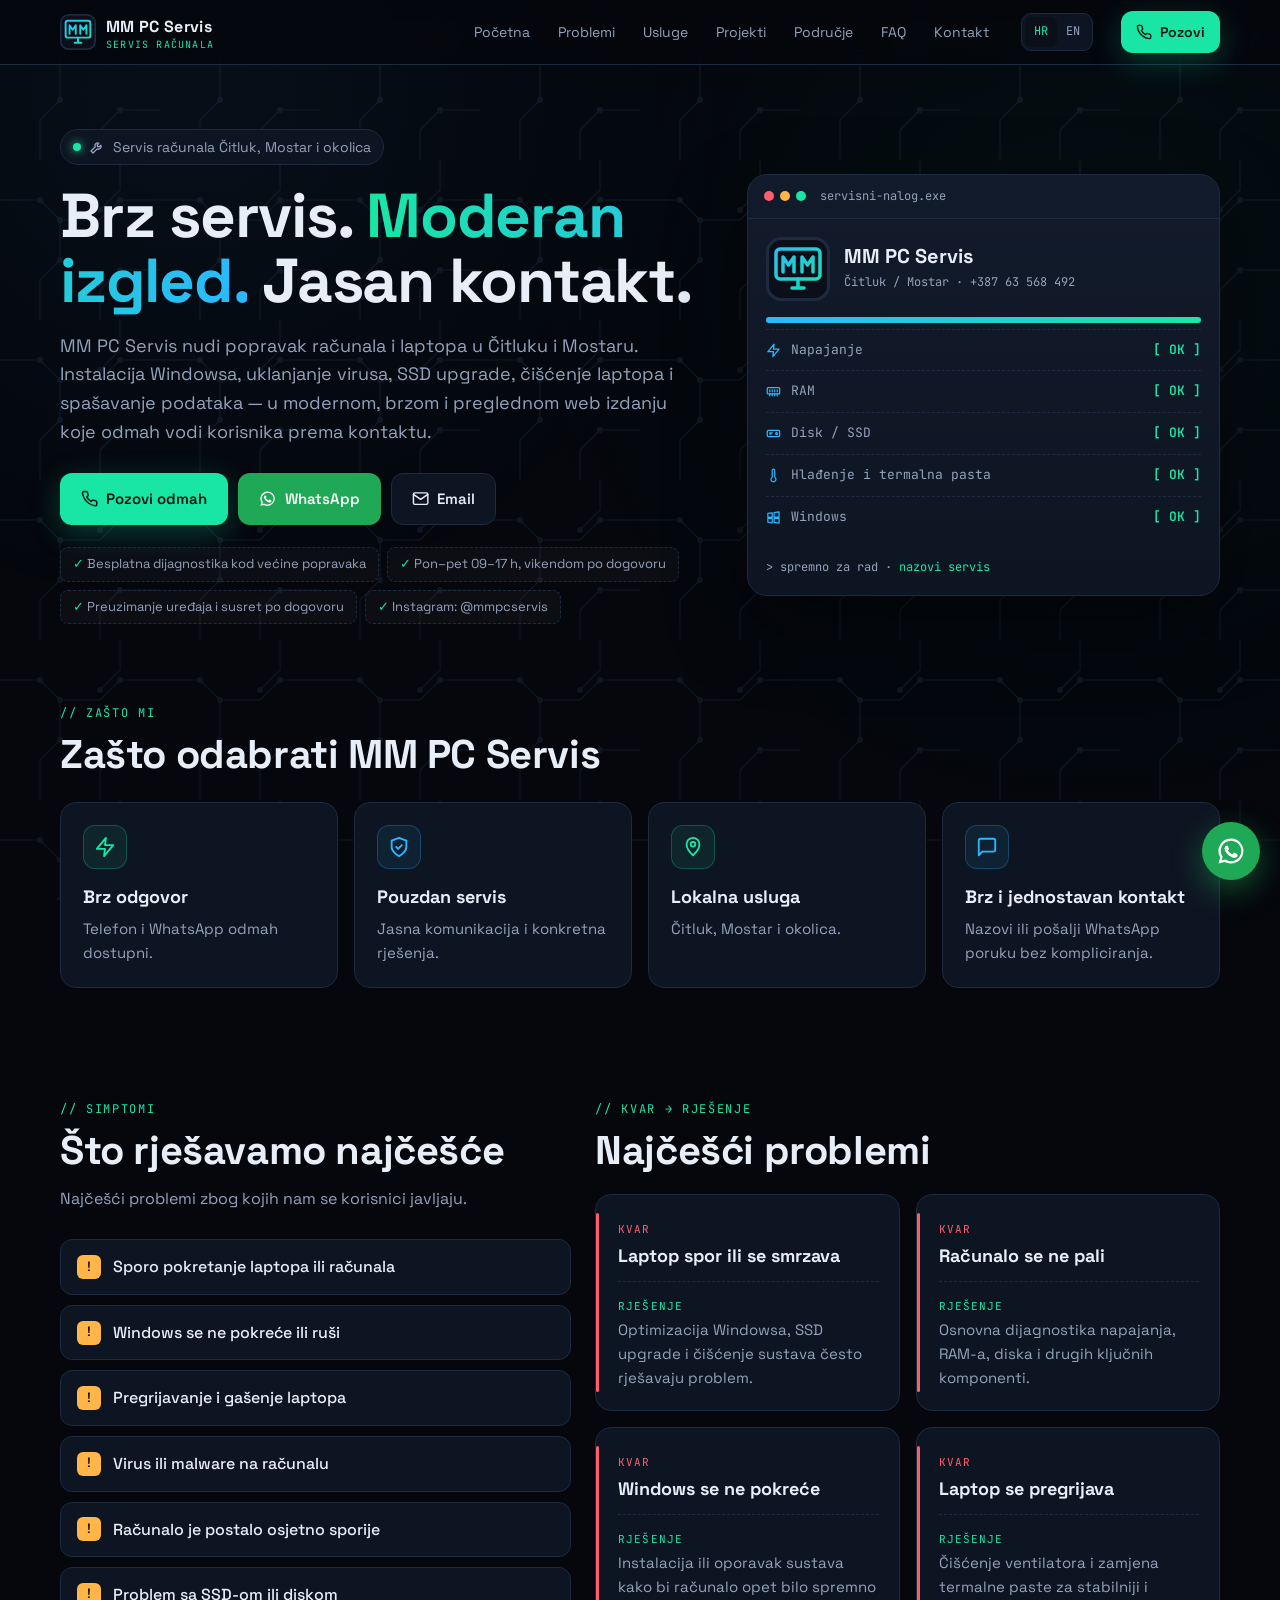
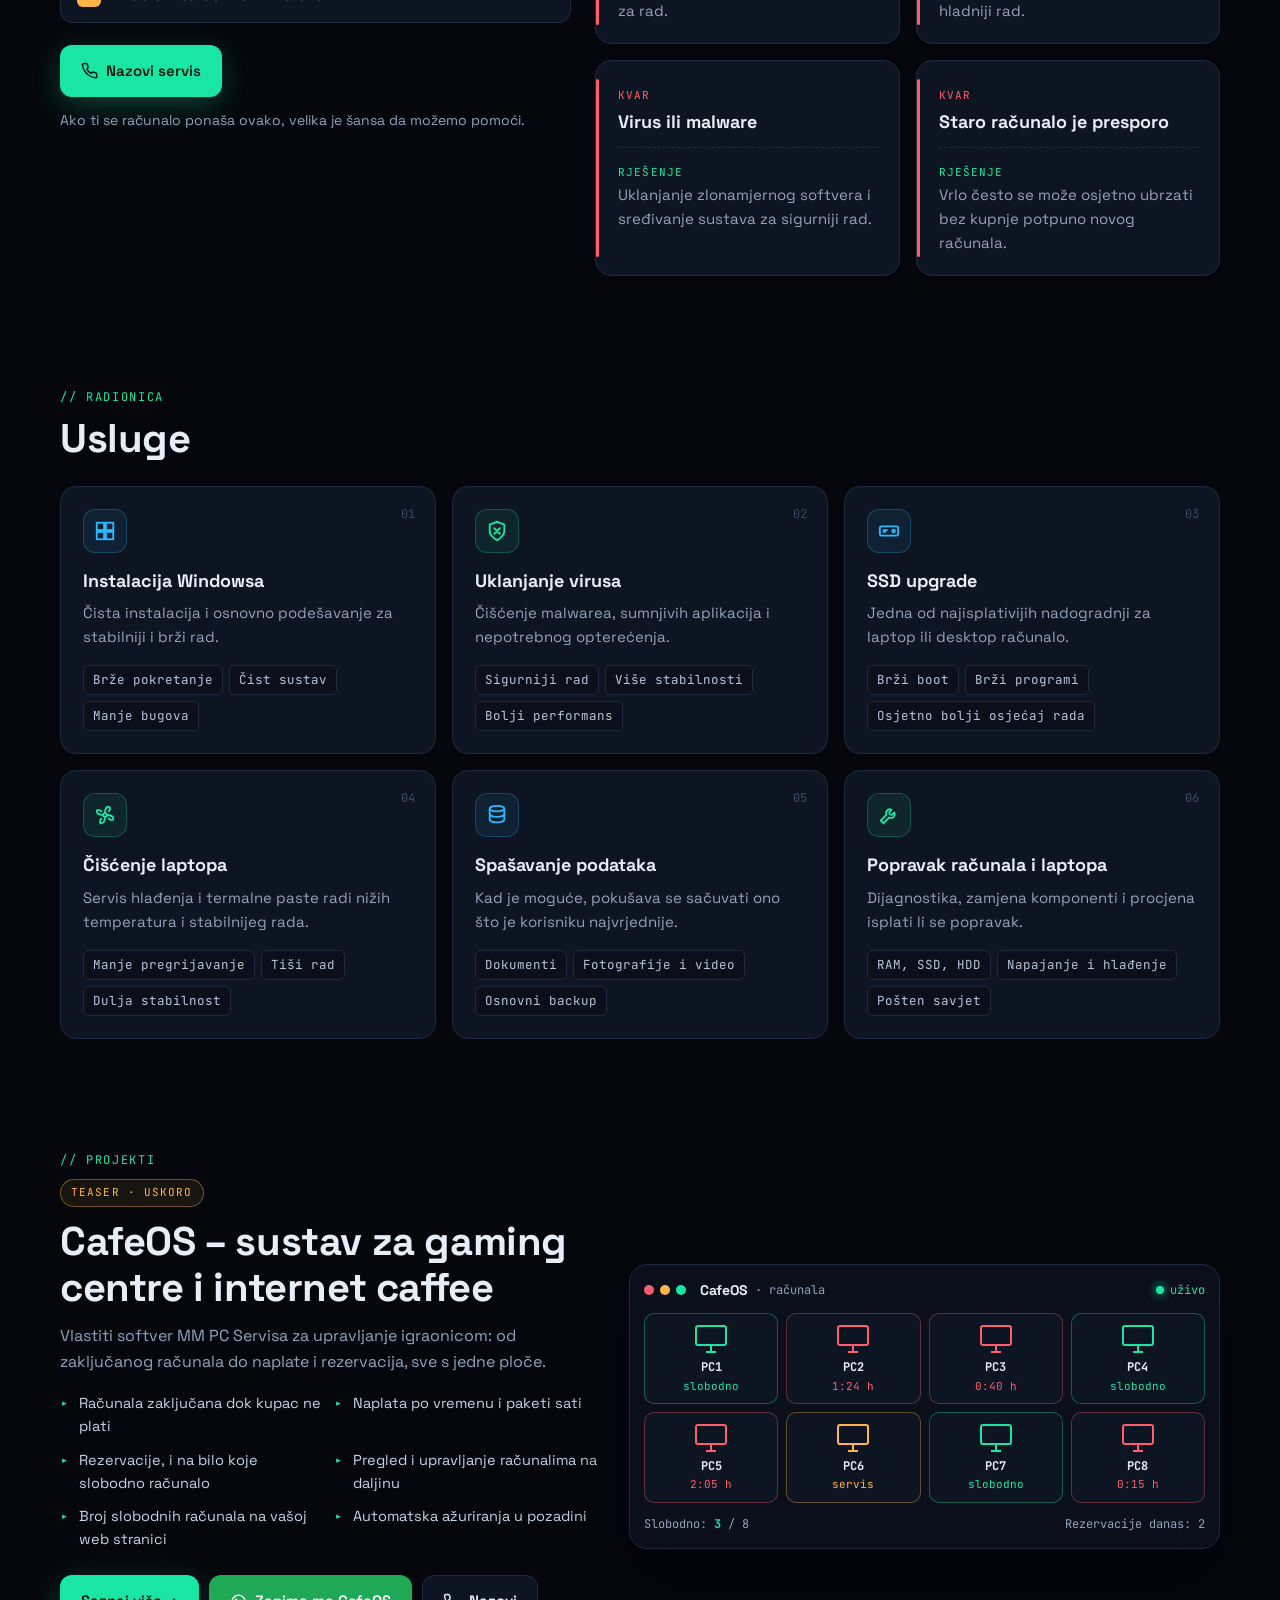
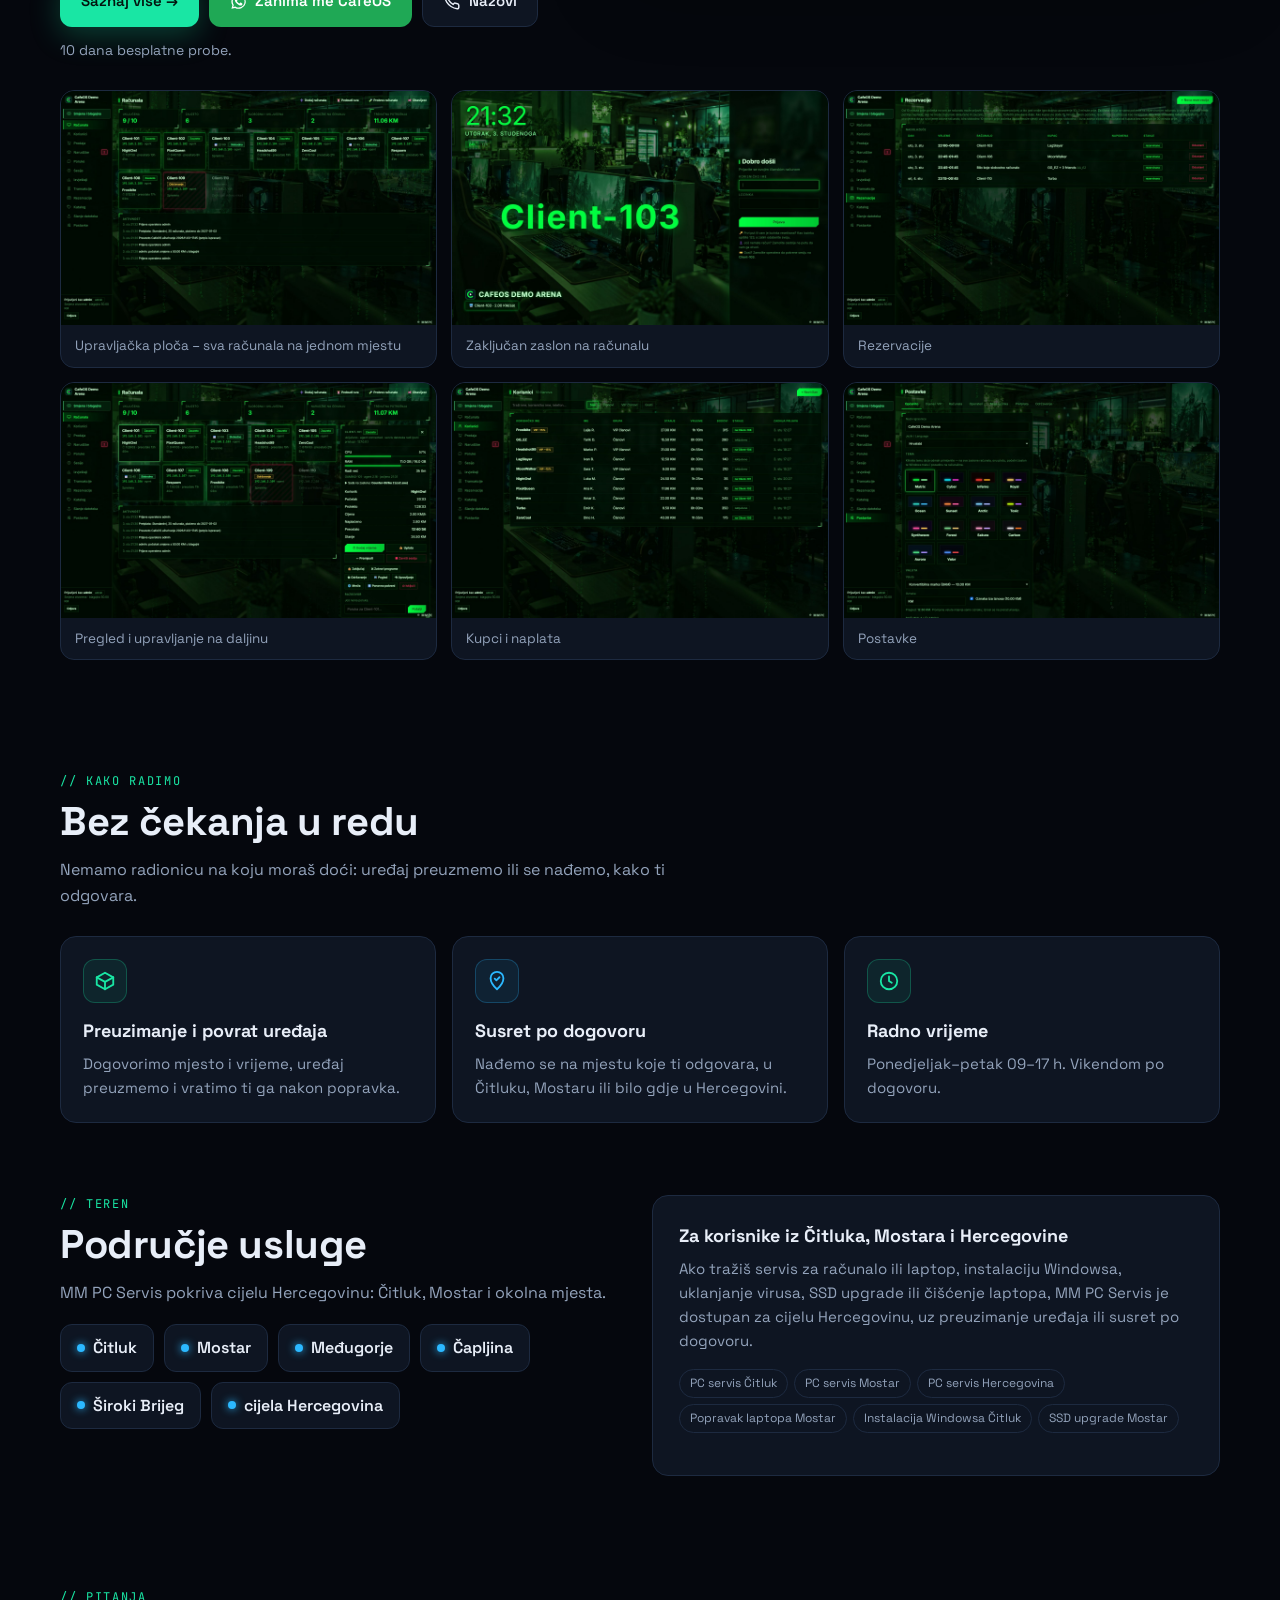
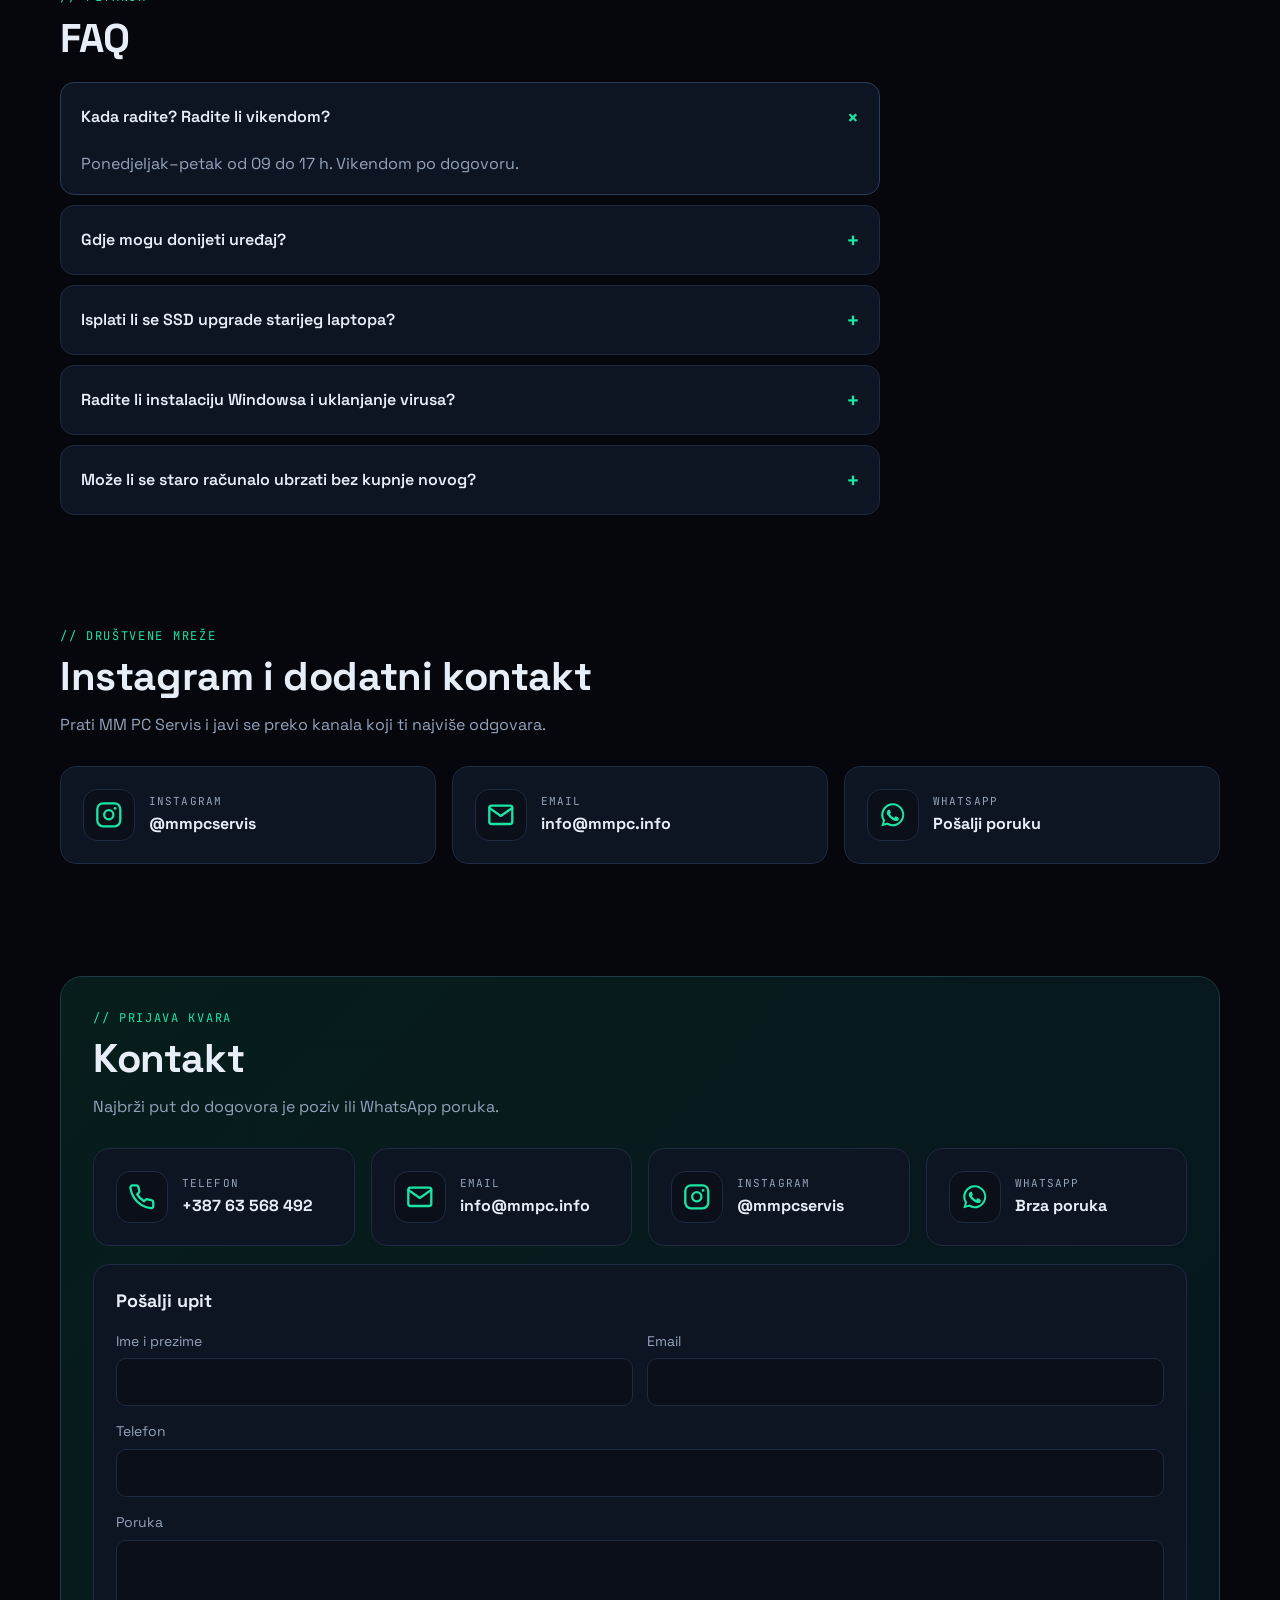
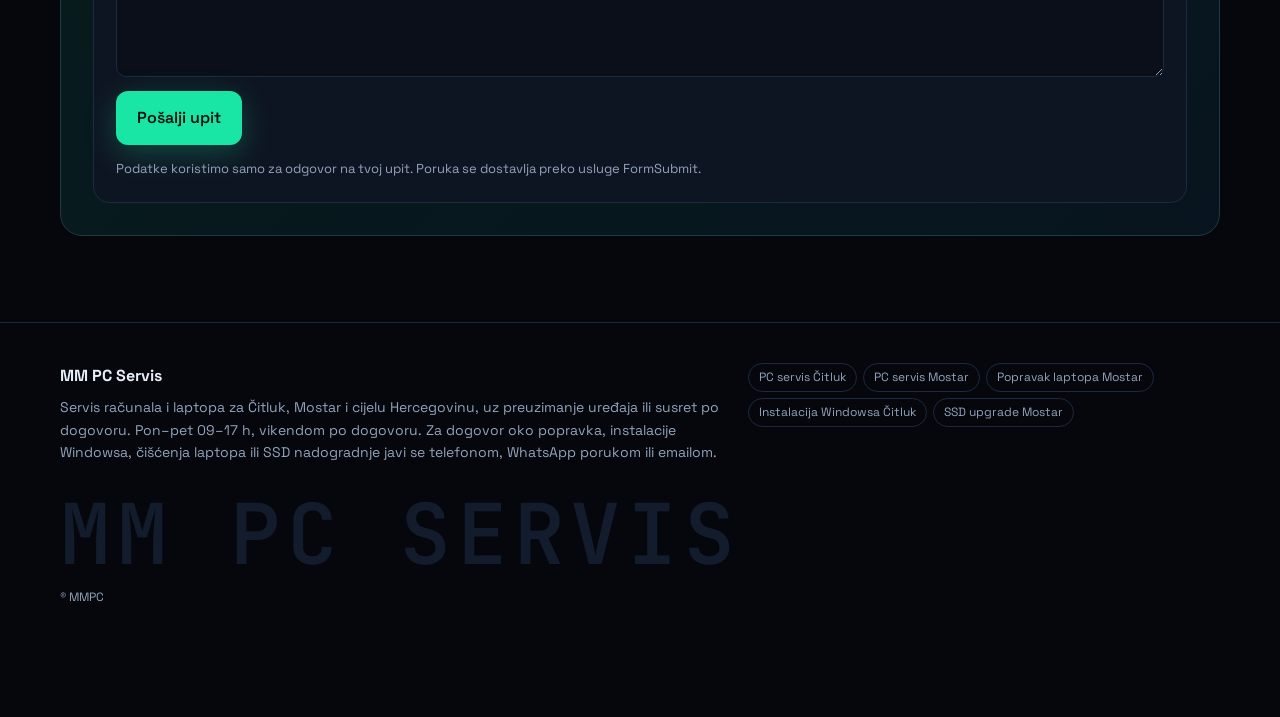
<file: index.html>
<!DOCTYPE html>
<html lang="hr">
<head>
<meta charset="UTF-8">
<meta name="viewport" content="width=device-width, initial-scale=1">
<title>MM PC Servis | PC servis Čitluk / Mostar | Popravak računala i laptopa</title>
<meta name="description" content="MM PC Servis - popravak računala i laptopa u Čitluku, Mostaru i cijeloj Hercegovini. Windows, virusi, SSD upgrade, čišćenje laptopa, podaci. Preuzimanje uređaja.">
<meta name="keywords" content="MM PC Servis, PC servis Čitluk, PC servis Mostar, PC servis Hercegovina, popravak laptopa Mostar, instalacija Windowsa Čitluk, SSD upgrade Mostar, čišćenje laptopa Hercegovina, preuzimanje laptopa na popravak">
<meta name="robots" content="index, follow">
<meta name="theme-color" content="#05070d">
<meta property="og:title" content="MM PC Servis | PC servis Čitluk / Mostar">
<meta property="og:description" content="Popravak računala i laptopa. Nazovi: +387 63 568 492">
<meta property="og:type" content="website">
<meta property="og:locale" content="hr_HR">
<meta property="og:url" content="https://mmpc.info/">
<meta property="og:site_name" content="MM PC Servis">
<meta property="og:image" content="https://mmpc.info/og-image.png">
<meta property="og:image:width" content="1200">
<meta property="og:image:height" content="630">
<meta name="twitter:card" content="summary_large_image">
<link rel="canonical" href="https://mmpc.info/">
<link rel="alternate" hreflang="hr" href="https://mmpc.info/">
<link rel="alternate" hreflang="en" href="https://mmpc.info/en.html">
<link rel="alternate" hreflang="x-default" href="https://mmpc.info/">
<link rel="icon" type="image/svg+xml" href="data:image/svg+xml,%3Csvg xmlns='http://www.w3.org/2000/svg' viewBox='0 0 64 64'%3E%3ClinearGradient id='g' x1='0' y1='0' x2='64' y2='64' gradientUnits='userSpaceOnUse'%3E%3Cstop offset='0' stop-color='%232bb8ff'/%3E%3Cstop offset='1' stop-color='%2319e6a4'/%3E%3C/linearGradient%3E%3Crect x='1.5' y='1.5' width='61' height='61' rx='14' fill='%230a0f1a' stroke='%231d2a40' stroke-width='3'/%3E%3Cg fill='none' stroke='url(%23g)' stroke-width='4.5' stroke-linecap='round' stroke-linejoin='round'%3E%3Crect x='10' y='12' width='44' height='30' rx='4'/%3E%3Cpath d='M26 51h12M32 42v9M17 35V20l5.5 8 5.5-8v15M36 35V20l5.5 8 5.5-8v15'/%3E%3C/g%3E%3C/svg%3E">
<link rel="apple-touch-icon" sizes="180x180" href="[data-uri]">
<link rel="preconnect" href="https://fonts.googleapis.com">
<link rel="preconnect" href="https://fonts.gstatic.com" crossorigin>
<link href="https://fonts.googleapis.com/css2?family=Space+Grotesk:wght@400;500;600;700&family=JetBrains+Mono:wght@400;600&display=swap" rel="stylesheet">
<script type="application/ld+json">
{
  "@context": "https://schema.org",
  "@type": "ComputerRepair",
  "name": "MM PC Servis",
  "telephone": "+38763568492",
  "email": "info@mmpc.info",
  "url": "https://mmpc.info",
  "image": "https://mmpc.info/og-image.png",
  "logo": "https://mmpc.info/logo.png",
  "sameAs": ["https://www.instagram.com/mmpcservis"],
  "address": { "@type": "PostalAddress", "addressLocality": "Čitluk / Mostar", "addressRegion": "Hercegovina", "addressCountry": "BA" },
  "areaServed": [{ "@type": "AdministrativeArea", "name": "Hercegovina" }, "Čitluk", "Mostar", "Međugorje", "Čapljina", "Široki Brijeg"],
  "openingHoursSpecification": [{ "@type": "OpeningHoursSpecification", "dayOfWeek": ["Monday", "Tuesday", "Wednesday", "Thursday", "Friday"], "opens": "09:00", "closes": "17:00" }],
  "description": "Servis računala i laptopa bez stalne radionice: preuzimanje i povrat uređaja ili susret po dogovoru, u cijeloj Hercegovini. Pon–pet 09–17 h, vikendom po dogovoru.",
  "serviceType": ["Popravak računala", "Popravak laptopa", "Instalacija Windowsa", "SSD upgrade", "Čišćenje laptopa", "Uklanjanje virusa", "Spašavanje podataka", "Preuzimanje i povrat uređaja"]
}
</script>
<link rel="stylesheet" href="style.css">
</head>
<body id="top">
<!-- ikone (logo i sve ikonice) su ugradene ovdje, bez vanjskih datoteka -->
<svg width="0" height="0" style="position:absolute" aria-hidden="true" focusable="false">
  <defs>
    <linearGradient id="g-brand" x1="0" y1="0" x2="64" y2="64" gradientUnits="userSpaceOnUse"><stop offset="0" stop-color="#2bb8ff"/><stop offset="1" stop-color="#19e6a4"/></linearGradient>
  </defs>
  <symbol id="i-logo" viewBox="0 0 64 64"><rect x="1.5" y="1.5" width="61" height="61" rx="14" fill="#0a0f1a" stroke="#1d2a40" stroke-width="3"/><g fill="none" stroke="url(#g-brand)" stroke-width="3.5" stroke-linecap="round" stroke-linejoin="round"><rect x="10" y="12" width="44" height="30" rx="4"/><path d="M26 51h12M32 42v9M17 35V20l5.5 8 5.5-8v15M36 35V20l5.5 8 5.5-8v15"/></g></symbol>
  <symbol id="i-phone" viewBox="0 0 24 24" fill="none" stroke="currentColor" stroke-width="2" stroke-linecap="round" stroke-linejoin="round"><path d="M22 16.9v3a2 2 0 0 1-2.2 2 19.8 19.8 0 0 1-8.6-3.1 19.5 19.5 0 0 1-6-6A19.8 19.8 0 0 1 2.1 4.2 2 2 0 0 1 4.1 2h3a2 2 0 0 1 2 1.7c.1 1 .4 1.9.7 2.8a2 2 0 0 1-.5 2.1L8 9.9a16 16 0 0 0 6 6l1.3-1.3a2 2 0 0 1 2.1-.4c.9.3 1.8.6 2.8.7a2 2 0 0 1 1.7 2z"/></symbol>
  <symbol id="i-mail" viewBox="0 0 24 24" fill="none" stroke="currentColor" stroke-width="2" stroke-linecap="round" stroke-linejoin="round"><rect x="2" y="4" width="20" height="16" rx="2"/><path d="m22 6-10 7L2 6"/></symbol>
  <symbol id="i-insta" viewBox="0 0 24 24" fill="none" stroke="currentColor" stroke-width="2" stroke-linecap="round" stroke-linejoin="round"><rect x="2" y="2" width="20" height="20" rx="5"/><circle cx="12" cy="12" r="4"/><circle cx="17.5" cy="6.5" r="1.2" fill="currentColor" stroke="none"/></symbol>
  <symbol id="i-wa" viewBox="0 0 24 24" fill="currentColor"><path d="M12 2a10 10 0 0 0-8.6 15.1L2 22l5-1.3A10 10 0 1 0 12 2zm0 18.2a8.2 8.2 0 0 1-4.2-1.2l-.3-.2-3 .8.8-2.9-.2-.3A8.2 8.2 0 1 1 12 20.2zm4.5-6.1c-.2-.1-1.5-.7-1.7-.8-.2-.1-.4-.1-.6.1l-.8 1c-.1.2-.3.2-.5.1a6.7 6.7 0 0 1-3.3-2.9c-.3-.4.3-.4.7-1.3.1-.2 0-.3 0-.4l-.8-1.8c-.2-.5-.4-.4-.6-.4h-.5a1 1 0 0 0-.7.3 3 3 0 0 0-.9 2.2 5.1 5.1 0 0 0 1.1 2.7 11.6 11.6 0 0 0 4.4 3.9c1.6.7 2.3.8 3.1.6.5-.1 1.5-.6 1.7-1.2.2-.6.2-1.1.2-1.2-.1-.1-.3-.2-.5-.3z"/></symbol>
  <symbol id="i-tool" viewBox="0 0 24 24" fill="none" stroke="currentColor" stroke-width="2" stroke-linecap="round" stroke-linejoin="round"><path d="M14.7 6.3a4 4 0 0 0-5.4 5.4L3 18l3 3 6.3-6.3a4 4 0 0 0 5.4-5.4l-2.5 2.5-2.4-.6-.6-2.4z"/></symbol>
  <symbol id="i-camera" viewBox="0 0 24 24" fill="none" stroke="currentColor" stroke-width="2" stroke-linecap="round" stroke-linejoin="round"><path d="M23 19a2 2 0 0 1-2 2H3a2 2 0 0 1-2-2V8a2 2 0 0 1 2-2h4l2-3h6l2 3h4a2 2 0 0 1 2 2z"/><circle cx="12" cy="13" r="4"/></symbol>
  <symbol id="i-bolt" viewBox="0 0 24 24" fill="none" stroke="currentColor" stroke-width="2" stroke-linecap="round" stroke-linejoin="round"><path d="M13 2 3 14h9l-1 8 10-12h-9l1-8z"/></symbol>
  <symbol id="i-ram" viewBox="0 0 24 24" fill="none" stroke="currentColor" stroke-width="2" stroke-linecap="round" stroke-linejoin="round"><rect x="2" y="6" width="20" height="10" rx="1.5"/><path d="M6 16v3M10 16v3M14 16v3M18 16v3M6 9.5v3M10 9.5v3M14 9.5v3M18 9.5v3"/></symbol>
  <symbol id="i-disk" viewBox="0 0 24 24" fill="none" stroke="currentColor" stroke-width="2" stroke-linecap="round" stroke-linejoin="round"><rect x="2" y="7" width="20" height="10" rx="2"/><path d="M6 11h4M6 13h2"/><circle cx="17" cy="12" r="1.5"/></symbol>
  <symbol id="i-temp" viewBox="0 0 24 24" fill="none" stroke="currentColor" stroke-width="2" stroke-linecap="round" stroke-linejoin="round"><path d="M14 14.8V4a2 2 0 0 0-4 0v10.8a4 4 0 1 0 4 0z"/></symbol>
  <symbol id="i-win" viewBox="0 0 24 24" fill="none" stroke="currentColor" stroke-width="2" stroke-linejoin="round"><path d="M3 5.5 10 4.5v7H3zM13 4.1 21 3v8.5h-8zM3 13.5h7v7l-7-1zM13 13.5h8V21l-8-1.1z"/></symbol>
  <symbol id="i-clock" viewBox="0 0 24 24" fill="none" stroke="currentColor" stroke-width="2" stroke-linecap="round" stroke-linejoin="round"><circle cx="12" cy="12" r="9"/><path d="M12 7v5l3 2"/></symbol>
  <symbol id="i-box" viewBox="0 0 24 24" fill="none" stroke="currentColor" stroke-width="2" stroke-linecap="round" stroke-linejoin="round"><path d="M21 8 12 3 3 8v8l9 5 9-5z"/><path d="M3 8l9 5 9-5M12 13v8"/></symbol>
  <symbol id="i-meet" viewBox="0 0 24 24" fill="none" stroke="currentColor" stroke-width="2" stroke-linecap="round" stroke-linejoin="round"><path d="M12 21s-7-6.2-7-12a7 7 0 0 1 14 0c0 5.8-7 12-7 12z"/><path d="M9.5 9.5l1.8 1.8 3.4-3.4"/></symbol>
</svg>
<header>
  <nav class="wrap nav" aria-label="Glavni izbornik">
    <a class="brand" href="#top">
      <svg class="logo" width="36" height="36" role="img" aria-label="MM PC Servis logo"><use href="#i-logo"/></svg>
      <span>MM PC Servis<small>SERVIS RAČUNALA</small></span>
    </a>
    <div class="links">
      <a href="#top">Početna</a>
      <a href="#problemi">Problemi</a>
      <a href="#usluge">Usluge</a>
      <a href="#projekti">Projekti</a>
      <a href="#podrucje">Područje</a>
      <a href="#faq">FAQ</a>
      <a href="#kontakt">Kontakt</a>
    </div>
    <div class="lang" aria-label="Jezik / Language"><a href="index.html" aria-current="true" hreflang="hr">HR</a><a href="en.html" hreflang="en" lang="en">EN</a></div>
    <a class="btn primary sm call" href="tel:+38763568492"><svg class="i" aria-hidden="true"><use href="#i-phone"/></svg><span>Pozovi</span></a>
  </nav>
</header>

<main>
<!-- NASLOVNI DIO -->
<section class="hero">
  <div class="wrap hero-grid">
    <div>
      <span class="tag"><span class="led"></span><svg class="i" aria-hidden="true"><use href="#i-tool"/></svg>Servis računala Čitluk, Mostar i okolica</span>
      <h1>Brz servis. <span class="hl">Moderan izgled.</span> Jasan kontakt.</h1>
      <p class="lead">MM PC Servis nudi popravak računala i laptopa u Čitluku i Mostaru. Instalacija Windowsa, uklanjanje virusa, SSD upgrade, čišćenje laptopa i spašavanje podataka — u modernom, brzom i preglednom web izdanju koje odmah vodi korisnika prema kontaktu.</p>
      <div class="cta">
        <a class="btn primary" href="tel:+38763568492"><svg class="i" aria-hidden="true"><use href="#i-phone"/></svg>Pozovi odmah</a>
        <a class="btn wa" href="https://wa.me/38763568492" target="_blank" rel="noopener"><svg class="i" aria-hidden="true"><use href="#i-wa"/></svg>WhatsApp</a>
        <a class="btn" href="mailto:info@mmpc.info"><svg class="i" aria-hidden="true"><use href="#i-mail"/></svg>Email</a>
      </div>
      <ul class="chips">
        <li>Besplatna dijagnostika kod većine popravaka</li>
        <li>Pon–pet 09–17 h, vikendom po dogovoru</li>
        <li>Preuzimanje uređaja i susret po dogovoru</li>
        <li>Instagram: @mmpcservis</li>
      </ul>
    </div>

    <aside class="ticket" aria-label="Servisni nalog">
      <div class="ticket-top"><span class="dots"><i></i><i></i><i></i></span>servisni-nalog.exe</div>
      <div class="ticket-body">
        <div class="logo-big">
          <svg class="logo" width="64" height="64" aria-hidden="true"><use href="#i-logo"/></svg>
          <div><b>MM PC Servis</b><span>Čitluk / Mostar · +387 63 568 492</span></div>
        </div>
        <div class="bar"><i></i></div>
        <ul class="diag">
          <li><svg class="i" aria-hidden="true"><use href="#i-bolt"/></svg><span>Napajanje</span><b>[ OK ]</b></li>
          <li><svg class="i" aria-hidden="true"><use href="#i-ram"/></svg><span>RAM</span><b>[ OK ]</b></li>
          <li><svg class="i" aria-hidden="true"><use href="#i-disk"/></svg><span>Disk / SSD</span><b>[ OK ]</b></li>
          <li><svg class="i" aria-hidden="true"><use href="#i-temp"/></svg><span>Hlađenje i termalna pasta</span><b>[ OK ]</b></li>
          <li><svg class="i" aria-hidden="true"><use href="#i-win"/></svg><span>Windows</span><b>[ OK ]</b></li>
        </ul>
      </div>
      <div class="ticket-foot">&gt; spremno za rad · <a href="tel:+38763568492">nazovi servis</a></div>
    </aside>
  </div>
</section>

<!-- ZAŠTO ODABRATI -->
<section style="padding-top:24px">
  <div class="wrap">
    <p class="kicker">// zašto mi</p>
    <h2>Zašto odabrati MM PC Servis</h2>
    <div class="grid g4" style="margin-top:24px">
      <div class="card">
        <div class="ico"><svg viewBox="0 0 24 24" fill="none" stroke="currentColor" stroke-width="2" stroke-linecap="round" stroke-linejoin="round"><path d="M13 2 3 14h9l-1 8 10-12h-9l1-8z"/></svg></div>
        <h3>Brz odgovor</h3><p>Telefon i WhatsApp odmah dostupni.</p>
      </div>
      <div class="card">
        <div class="ico blue"><svg viewBox="0 0 24 24" fill="none" stroke="currentColor" stroke-width="2" stroke-linecap="round" stroke-linejoin="round"><path d="M12 22s8-4 8-10V5l-8-3-8 3v7c0 6 8 10 8 10z"/><path d="m9 12 2 2 4-4"/></svg></div>
        <h3>Pouzdan servis</h3><p>Jasna komunikacija i konkretna rješenja.</p>
      </div>
      <div class="card">
        <div class="ico"><svg viewBox="0 0 24 24" fill="none" stroke="currentColor" stroke-width="2" stroke-linecap="round" stroke-linejoin="round"><path d="M12 21s-7-6.2-7-12a7 7 0 0 1 14 0c0 5.8-7 12-7 12z"/><circle cx="12" cy="9" r="2.5"/></svg></div>
        <h3>Lokalna usluga</h3><p>Čitluk, Mostar i okolica.</p>
      </div>
      <div class="card">
        <div class="ico blue"><svg viewBox="0 0 24 24" fill="none" stroke="currentColor" stroke-width="2" stroke-linecap="round" stroke-linejoin="round"><path d="M21 15a2 2 0 0 1-2 2H7l-4 4V5a2 2 0 0 1 2-2h14a2 2 0 0 1 2 2z"/></svg></div>
        <h3>Brz i jednostavan kontakt</h3><p>Nazovi ili pošalji WhatsApp poruku bez kompliciranja.</p>
      </div>
    </div>
  </div>
</section>

<!-- PROBLEMI -->
<section id="problemi">
  <div class="wrap split">
    <div>
      <p class="kicker">// simptomi</p>
      <h2>Što rješavamo najčešće</h2>
      <p class="sub">Najčešći problemi zbog kojih nam se korisnici javljaju.</p>
      <ul class="checklist">
        <li>Sporo pokretanje laptopa ili računala</li>
        <li>Windows se ne pokreće ili ruši</li>
        <li>Pregrijavanje i gašenje laptopa</li>
        <li>Virus ili malware na računalu</li>
        <li>Računalo je postalo osjetno sporije</li>
        <li>Problem sa SSD-om ili diskom</li>
      </ul>
      <a class="btn primary" href="tel:+38763568492"><svg class="i" aria-hidden="true"><use href="#i-phone"/></svg>Nazovi servis</a>
      <p class="note">Ako ti se računalo ponaša ovako, velika je šansa da možemo pomoći.</p>
    </div>
    <div>
      <p class="kicker">// kvar → rješenje</p>
      <h2>Najčešći problemi</h2>
      <div class="grid g2" style="margin-top:20px">
        <div class="card fix"><span class="lbl">kvar</span><h3>Laptop spor ili se smrzava</h3><div class="sol"><span class="lbl">rješenje</span><p>Optimizacija Windowsa, SSD upgrade i čišćenje sustava često rješavaju problem.</p></div></div>
        <div class="card fix"><span class="lbl">kvar</span><h3>Računalo se ne pali</h3><div class="sol"><span class="lbl">rješenje</span><p>Osnovna dijagnostika napajanja, RAM-a, diska i drugih ključnih komponenti.</p></div></div>
        <div class="card fix"><span class="lbl">kvar</span><h3>Windows se ne pokreće</h3><div class="sol"><span class="lbl">rješenje</span><p>Instalacija ili oporavak sustava kako bi računalo opet bilo spremno za rad.</p></div></div>
        <div class="card fix"><span class="lbl">kvar</span><h3>Laptop se pregrijava</h3><div class="sol"><span class="lbl">rješenje</span><p>Čišćenje ventilatora i zamjena termalne paste za stabilniji i hladniji rad.</p></div></div>
        <div class="card fix"><span class="lbl">kvar</span><h3>Virus ili malware</h3><div class="sol"><span class="lbl">rješenje</span><p>Uklanjanje zlonamjernog softvera i sređivanje sustava za sigurniji rad.</p></div></div>
        <div class="card fix"><span class="lbl">kvar</span><h3>Staro računalo je presporo</h3><div class="sol"><span class="lbl">rješenje</span><p>Vrlo često se može osjetno ubrzati bez kupnje potpuno novog računala.</p></div></div>
      </div>
    </div>
  </div>
</section>

<!-- USLUGE -->
<section id="usluge">
  <div class="wrap">
    <p class="kicker">// radionica</p>
    <h2>Usluge</h2>
    <div class="grid g3" style="margin-top:24px">
      <div class="card svc"><span class="num">01</span>
        <div class="ico blue"><svg viewBox="0 0 24 24" fill="none" stroke="currentColor" stroke-width="2"><rect x="3" y="3" width="8" height="8"/><rect x="13" y="3" width="8" height="8"/><rect x="3" y="13" width="8" height="8"/><rect x="13" y="13" width="8" height="8"/></svg></div>
        <h3>Instalacija Windowsa</h3><p>Čista instalacija i osnovno podešavanje za stabilniji i brži rad.</p>
        <ul><li>Brže pokretanje</li><li>Čist sustav</li><li>Manje bugova</li></ul>
      </div>
      <div class="card svc"><span class="num">02</span>
        <div class="ico"><svg viewBox="0 0 24 24" fill="none" stroke="currentColor" stroke-width="2" stroke-linecap="round"><path d="M12 22s8-4 8-10V5l-8-3-8 3v7c0 6 8 10 8 10z"/><path d="M9 9l6 6M15 9l-6 6"/></svg></div>
        <h3>Uklanjanje virusa</h3><p>Čišćenje malwarea, sumnjivih aplikacija i nepotrebnog opterećenja.</p>
        <ul><li>Sigurniji rad</li><li>Više stabilnosti</li><li>Bolji performans</li></ul>
      </div>
      <div class="card svc"><span class="num">03</span>
        <div class="ico blue"><svg viewBox="0 0 24 24" fill="none" stroke="currentColor" stroke-width="2" stroke-linecap="round"><rect x="2" y="7" width="20" height="10" rx="2"/><path d="M6 11h4M6 13h2"/><circle cx="17" cy="12" r="1.5"/></svg></div>
        <h3>SSD upgrade</h3><p>Jedna od najisplativijih nadogradnji za laptop ili desktop računalo.</p>
        <ul><li>Brži boot</li><li>Brži programi</li><li>Osjetno bolji osjećaj rada</li></ul>
      </div>
      <div class="card svc"><span class="num">04</span>
        <div class="ico"><svg viewBox="0 0 24 24" fill="none" stroke="currentColor" stroke-width="2" stroke-linecap="round"><circle cx="12" cy="12" r="2"/><path d="M12 10c0-4 1-7 4-7 2 0 2 3 0 5M14 12c4 0 7 1 7 4 0 2-3 2-5 0M12 14c0 4-1 7-4 7-2 0-2-3 0-5M10 12c-4 0-7-1-7-4 0-2 3-2 5 0"/></svg></div>
        <h3>Čišćenje laptopa</h3><p>Servis hlađenja i termalne paste radi nižih temperatura i stabilnijeg rada.</p>
        <ul><li>Manje pregrijavanje</li><li>Tiši rad</li><li>Dulja stabilnost</li></ul>
      </div>
      <div class="card svc"><span class="num">05</span>
        <div class="ico blue"><svg viewBox="0 0 24 24" fill="none" stroke="currentColor" stroke-width="2" stroke-linecap="round"><ellipse cx="12" cy="5" rx="8" ry="3"/><path d="M4 5v6c0 1.7 3.6 3 8 3s8-1.3 8-3V5M4 11v6c0 1.7 3.6 3 8 3s8-1.3 8-3v-6"/></svg></div>
        <h3>Spašavanje podataka</h3><p>Kad je moguće, pokušava se sačuvati ono što je korisniku najvrjednije.</p>
        <ul><li>Dokumenti</li><li>Fotografije i video</li><li>Osnovni backup</li></ul>
      </div>
      <div class="card svc"><span class="num">06</span>
        <div class="ico"><svg viewBox="0 0 24 24" fill="none" stroke="currentColor" stroke-width="2" stroke-linecap="round" stroke-linejoin="round"><path d="M14.7 6.3a4 4 0 0 0-5.4 5.4L3 18l3 3 6.3-6.3a4 4 0 0 0 5.4-5.4l-2.5 2.5-2.4-.6-.6-2.4z"/></svg></div>
        <h3>Popravak računala i laptopa</h3><p>Dijagnostika, zamjena komponenti i procjena isplati li se popravak.</p>
        <ul><li>RAM, SSD, HDD</li><li>Napajanje i hlađenje</li><li>Pošten savjet</li></ul>
      </div>
    </div>
  </div>
</section>

<!-- PROJEKTI: CafeOS
     Slike: stavi ih u mapu "projekti" s imenima cafeos-1 ... cafeos-6 (.jpg, .png ili .webp).
     Slike koje ne postoje se same sakriju. Opis ispod slike mijenjaš u <figcaption>. -->
<section id="projekti">
  <div class="wrap">
    <div class="proj">
      <div>
        <p class="kicker">// projekti</p>
        <span class="badge">Teaser · uskoro</span>
        <h2>CafeOS – sustav za gaming centre i internet caffee</h2>
        <p class="sub" style="margin-bottom:0">Vlastiti softver MM PC Servisa za upravljanje igraonicom: od zaključanog računala do naplate i rezervacija, sve s jedne ploče.</p>
        <ul class="feat">
          <li>Računala zaključana dok kupac ne plati</li>
          <li>Naplata po vremenu i paketi sati</li>
          <li>Rezervacije, i na bilo koje slobodno računalo</li>
          <li>Pregled i upravljanje računalima na daljinu</li>
          <li>Broj slobodnih računala na vašoj web stranici</li>
          <li>Automatska ažuriranja u pozadini</li>
        </ul>
        <div class="cta">
          <a class="btn primary" href="cafeos/">Saznaj više →</a>
          <a class="btn wa" href="https://wa.me/38763568492?text=Pozdrav%2C%20zanima%20me%20CafeOS." target="_blank" rel="noopener"><svg class="i" aria-hidden="true"><use href="#i-wa"/></svg>Zanima me CafeOS</a>
          <a class="btn" href="tel:+38763568492"><svg class="i" aria-hidden="true"><use href="#i-phone"/></svg>Nazovi</a>
        </div>
        <p class="note">10 dana besplatne probe.</p>
      </div>

      <div class="mock" aria-label="Prikaz CafeOS upravljačke ploče">
        <div class="mock-top"><span class="dots"><i></i><i></i><i></i></span><b>CafeOS</b> · računala<span class="live"><span class="led"></span>uživo</span></div>
        <div class="tiles">
          <div class="tile free"><svg viewBox="0 0 34 30" fill="none" stroke="currentColor" stroke-width="2"><rect x="2" y="2" width="30" height="19" rx="2"/><path d="M12 28h10M17 21v7"/></svg><b>PC1</b>slobodno</div>
          <div class="tile busy"><svg viewBox="0 0 34 30" fill="none" stroke="currentColor" stroke-width="2"><rect x="2" y="2" width="30" height="19" rx="2"/><path d="M12 28h10M17 21v7"/></svg><b>PC2</b>1:24 h</div>
          <div class="tile busy"><svg viewBox="0 0 34 30" fill="none" stroke="currentColor" stroke-width="2"><rect x="2" y="2" width="30" height="19" rx="2"/><path d="M12 28h10M17 21v7"/></svg><b>PC3</b>0:40 h</div>
          <div class="tile free"><svg viewBox="0 0 34 30" fill="none" stroke="currentColor" stroke-width="2"><rect x="2" y="2" width="30" height="19" rx="2"/><path d="M12 28h10M17 21v7"/></svg><b>PC4</b>slobodno</div>
          <div class="tile busy"><svg viewBox="0 0 34 30" fill="none" stroke="currentColor" stroke-width="2"><rect x="2" y="2" width="30" height="19" rx="2"/><path d="M12 28h10M17 21v7"/></svg><b>PC5</b>2:05 h</div>
          <div class="tile mnt"><svg viewBox="0 0 34 30" fill="none" stroke="currentColor" stroke-width="2"><rect x="2" y="2" width="30" height="19" rx="2"/><path d="M12 28h10M17 21v7"/></svg><b>PC6</b>servis</div>
          <div class="tile free"><svg viewBox="0 0 34 30" fill="none" stroke="currentColor" stroke-width="2"><rect x="2" y="2" width="30" height="19" rx="2"/><path d="M12 28h10M17 21v7"/></svg><b>PC7</b>slobodno</div>
          <div class="tile busy"><svg viewBox="0 0 34 30" fill="none" stroke="currentColor" stroke-width="2"><rect x="2" y="2" width="30" height="19" rx="2"/><path d="M12 28h10M17 21v7"/></svg><b>PC8</b>0:15 h</div>
        </div>
        <div class="mock-foot"><span>Slobodno: <b>3</b> / 8</span><span>Rezervacije danas: 2</span></div>
      </div>
    </div>

    <div class="gallery" id="gallery">
      <figure data-img="projekti/cafeos-1"><img alt=""><figcaption>Upravljačka ploča – sva računala na jednom mjestu</figcaption></figure>
      <figure data-img="projekti/cafeos-2"><img alt=""><figcaption>Zaključan zaslon na računalu</figcaption></figure>
      <figure data-img="projekti/cafeos-3"><img alt=""><figcaption>Rezervacije</figcaption></figure>
      <figure data-img="projekti/cafeos-4"><img alt=""><figcaption>Pregled i upravljanje na daljinu</figcaption></figure>
      <figure data-img="projekti/cafeos-5"><img alt=""><figcaption>Kupci i naplata</figcaption></figure>
      <figure data-img="projekti/cafeos-6"><img alt=""><figcaption>Postavke</figcaption></figure>
    </div>
    <p class="note" id="gallery-soon" hidden><svg class="i" aria-hidden="true"><use href="#i-camera"/></svg>Snimke zaslona uskoro.</p>
  </div>
  <dialog class="lightbox" id="lightbox"><button class="x" aria-label="Zatvori">×</button><img alt=""><p></p></dialog>
</section>

<!-- KAKO RADIMO -->
<section id="kako-radimo" style="padding-bottom:16px">
  <div class="wrap">
    <p class="kicker">// kako radimo</p>
    <h2>Bez čekanja u redu</h2>
    <p class="sub">Nemamo radionicu na koju moraš doći: uređaj preuzmemo ili se nađemo, kako ti odgovara.</p>
    <div class="grid g3">
      <div class="card">
        <div class="ico"><svg aria-hidden="true"><use href="#i-box"/></svg></div>
        <h3>Preuzimanje i povrat uređaja</h3><p>Dogovorimo mjesto i vrijeme, uređaj preuzmemo i vratimo ti ga nakon popravka.</p>
      </div>
      <div class="card">
        <div class="ico blue"><svg aria-hidden="true"><use href="#i-meet"/></svg></div>
        <h3>Susret po dogovoru</h3><p>Nađemo se na mjestu koje ti odgovara, u Čitluku, Mostaru ili bilo gdje u Hercegovini.</p>
      </div>
      <div class="card">
        <div class="ico"><svg aria-hidden="true"><use href="#i-clock"/></svg></div>
        <h3>Radno vrijeme</h3><p>Ponedjeljak–petak 09–17 h. Vikendom po dogovoru.</p>
      </div>
    </div>
  </div>
</section>

<!-- PODRUČJE -->
<section id="podrucje">
  <div class="wrap area">
    <div>
      <p class="kicker">// teren</p>
      <h2>Područje usluge</h2>
      <p class="sub" style="margin-bottom:0">MM PC Servis pokriva cijelu Hercegovinu: Čitluk, Mostar i okolna mjesta.</p>
      <ul class="places">
        <li>Čitluk</li><li>Mostar</li><li>Međugorje</li><li>Čapljina</li><li>Široki Brijeg</li><li>cijela Hercegovina</li>
      </ul>
    </div>
    <div class="card" style="padding:26px">
      <h3>Za korisnike iz Čitluka, Mostara i Hercegovine</h3>
      <p>Ako tražiš servis za računalo ili laptop, instalaciju Windowsa, uklanjanje virusa, SSD upgrade ili čišćenje laptopa, MM PC Servis je dostupan za cijelu Hercegovinu, uz preuzimanje uređaja ili susret po dogovoru.</p>
      <ul class="seo">
        <li>PC servis Čitluk</li><li>PC servis Mostar</li><li>PC servis Hercegovina</li><li>Popravak laptopa Mostar</li><li>Instalacija Windowsa Čitluk</li><li>SSD upgrade Mostar</li>
      </ul>
    </div>
  </div>
</section>

<!-- FAQ -->
<section id="faq">
  <div class="wrap">
    <p class="kicker">// pitanja</p>
    <h2>FAQ</h2>
    <div class="faq" style="margin-top:20px">
      <details open><summary>Kada radite? Radite li vikendom?</summary><p>Ponedjeljak–petak od 09 do 17 h. Vikendom po dogovoru.</p></details>
      <details><summary>Gdje mogu donijeti uređaj?</summary><p>Nemamo stalnu radionicu: uređaj preuzmemo na dogovorenom mjestu i vratimo ga nakon popravka, ili se nađemo po dogovoru, bilo gdje u Hercegovini.</p></details>
      <details><summary>Isplati li se SSD upgrade starijeg laptopa?</summary><p>U velikom broju slučajeva da. SSD upgrade često donosi veliko ubrzanje rada.</p></details>
      <details><summary>Radite li instalaciju Windowsa i uklanjanje virusa?</summary><p>Da, to su među najtraženijim uslugama.</p></details>
      <details><summary>Može li se staro računalo ubrzati bez kupnje novog?</summary><p>Vrlo često može, ovisno o stanju uređaja i mogućnosti nadogradnje.</p></details>
    </div>
  </div>
</section>

<!-- INSTAGRAM I DODATNI KONTAKT -->
<section>
  <div class="wrap">
    <p class="kicker">// društvene mreže</p>
    <h2>Instagram i dodatni kontakt</h2>
    <p class="sub">Prati MM PC Servis i javi se preko kanala koji ti najviše odgovara.</p>
    <div class="grid g3">
      <a class="card contact-card" href="https://www.instagram.com/mmpcservis" target="_blank" rel="noopener"><span class="emo"><svg class="i" aria-hidden="true"><use href="#i-insta"/></svg></span><span><small>Instagram</small><b>@mmpcservis</b></span></a>
      <a class="card contact-card" href="mailto:info@mmpc.info"><span class="emo"><svg class="i" aria-hidden="true"><use href="#i-mail"/></svg></span><span><small>Email</small><b>info@mmpc.info</b></span></a>
      <a class="card contact-card" href="https://wa.me/38763568492" target="_blank" rel="noopener"><span class="emo"><svg class="i" aria-hidden="true"><use href="#i-wa"/></svg></span><span><small>WhatsApp</small><b>Pošalji poruku</b></span></a>
    </div>
  </div>
</section>

<!-- KONTAKT -->
<section id="kontakt">
  <div class="wrap">
    <div class="bench">
      <p class="kicker">// prijava kvara</p>
      <h2>Kontakt</h2>
      <p class="sub">Najbrži put do dogovora je poziv ili WhatsApp poruka.</p>
      <div class="grid g4">
        <a class="card contact-card" href="tel:+38763568492"><span class="emo"><svg class="i" aria-hidden="true"><use href="#i-phone"/></svg></span><span><small>Telefon</small><b>+387 63 568 492</b></span></a>
        <a class="card contact-card" href="mailto:info@mmpc.info"><span class="emo"><svg class="i" aria-hidden="true"><use href="#i-mail"/></svg></span><span><small>Email</small><b>info@mmpc.info</b></span></a>
        <a class="card contact-card" href="https://www.instagram.com/mmpcservis" target="_blank" rel="noopener"><span class="emo"><svg class="i" aria-hidden="true"><use href="#i-insta"/></svg></span><span><small>Instagram</small><b>@mmpcservis</b></span></a>
        <a class="card contact-card" href="https://wa.me/38763568492" target="_blank" rel="noopener"><span class="emo"><svg class="i" aria-hidden="true"><use href="#i-wa"/></svg></span><span><small>WhatsApp</small><b>Brza poruka</b></span></a>
      </div>
      <form class="cform" id="cform" action="https://formsubmit.co/ajax/info@mmpc.info" method="post" data-subject="Novi upit s mmpc.info" data-sending="Šaljem…" data-ok="Hvala! Upit je poslan, javit ćemo ti se uskoro." data-fail="Slanje nije uspjelo. Pokušaj ponovno ili nas nazovi na +387 63 568 492.">
        <h3>Pošalji upit</h3>
        <div class="cform-row">
          <label>Ime i prezime<input name="name" type="text" autocomplete="name" maxlength="100" pattern=".*\S.*" title="Upiši ime i prezime" required></label>
          <label>Email<input name="email" type="email" autocomplete="email" maxlength="150" required></label>
        </div>
        <label>Telefon<input name="phone" type="tel" autocomplete="tel" maxlength="40" pattern="(?=(.*[0-9]){6})[0-9+ .\/\(\)\-]+" title="Upiši broj telefona, npr. 063 123 456" required></label>
        <label>Poruka<textarea name="message" rows="5" maxlength="3000" required></textarea></label>
        <input class="cform-hp" type="text" name="_honey" tabindex="-1" autocomplete="off" aria-hidden="true">
        <button class="btn primary" type="submit">Pošalji upit</button>
        <p class="cform-note">Podatke koristimo samo za odgovor na tvoj upit. Poruka se dostavlja preko usluge FormSubmit.</p>
        <p class="cform-status" role="status" hidden></p>
      </form>
    </div>
  </div>
</section>
</main>

<footer>
  <div class="wrap">
    <div class="foot">
      <div>
        <h4>MM PC Servis</h4>
        <p>Servis računala i laptopa za Čitluk, Mostar i cijelu Hercegovinu, uz preuzimanje uređaja ili susret po dogovoru. Pon–pet 09–17 h, vikendom po dogovoru. Za dogovor oko popravka, instalacije Windowsa, čišćenja laptopa ili SSD nadogradnje javi se telefonom, WhatsApp porukom ili emailom.</p>
      </div>
      <ul class="seo" style="margin-top:0;align-content:flex-start">
        <li>PC servis Čitluk</li><li>PC servis Mostar</li><li>Popravak laptopa Mostar</li><li>Instalacija Windowsa Čitluk</li><li>SSD upgrade Mostar</li>
      </ul>
    </div>
    <div class="wordmark">MM PC SERVIS</div>
    <p class="tm">® MMPC</p>
  </div>
</footer>

<a class="fab" href="https://wa.me/38763568492" target="_blank" rel="noopener" aria-label="WhatsApp">
  <svg class="i" aria-hidden="true"><use href="#i-wa"/></svg>
</a>
<div class="mbar">
  <a class="btn primary" href="tel:+38763568492"><svg class="i" aria-hidden="true"><use href="#i-phone"/></svg>Pozovi</a>
  <a class="btn wa" href="https://wa.me/38763568492" target="_blank" rel="noopener"><svg class="i" aria-hidden="true"><use href="#i-wa"/></svg>WhatsApp</a>
</div>

<script src="site.js"></script>

</body>
</html>
</file>
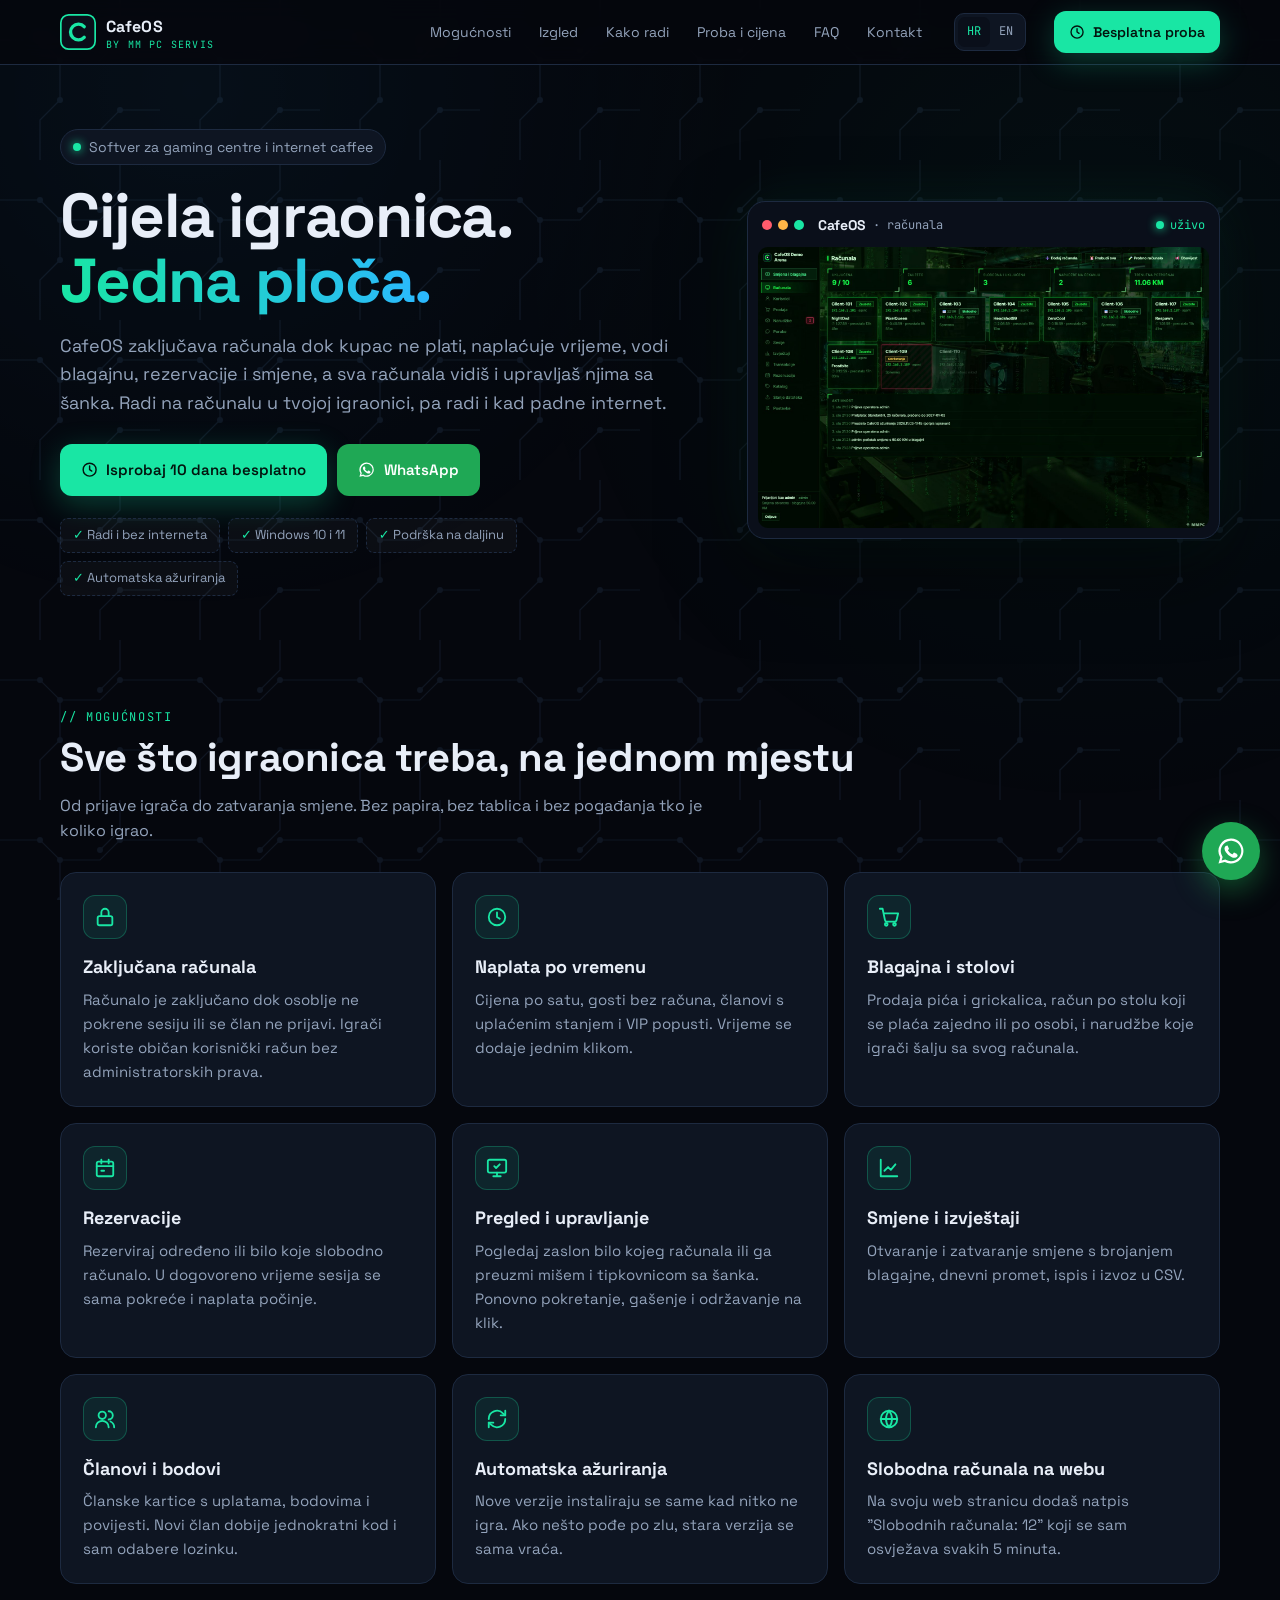
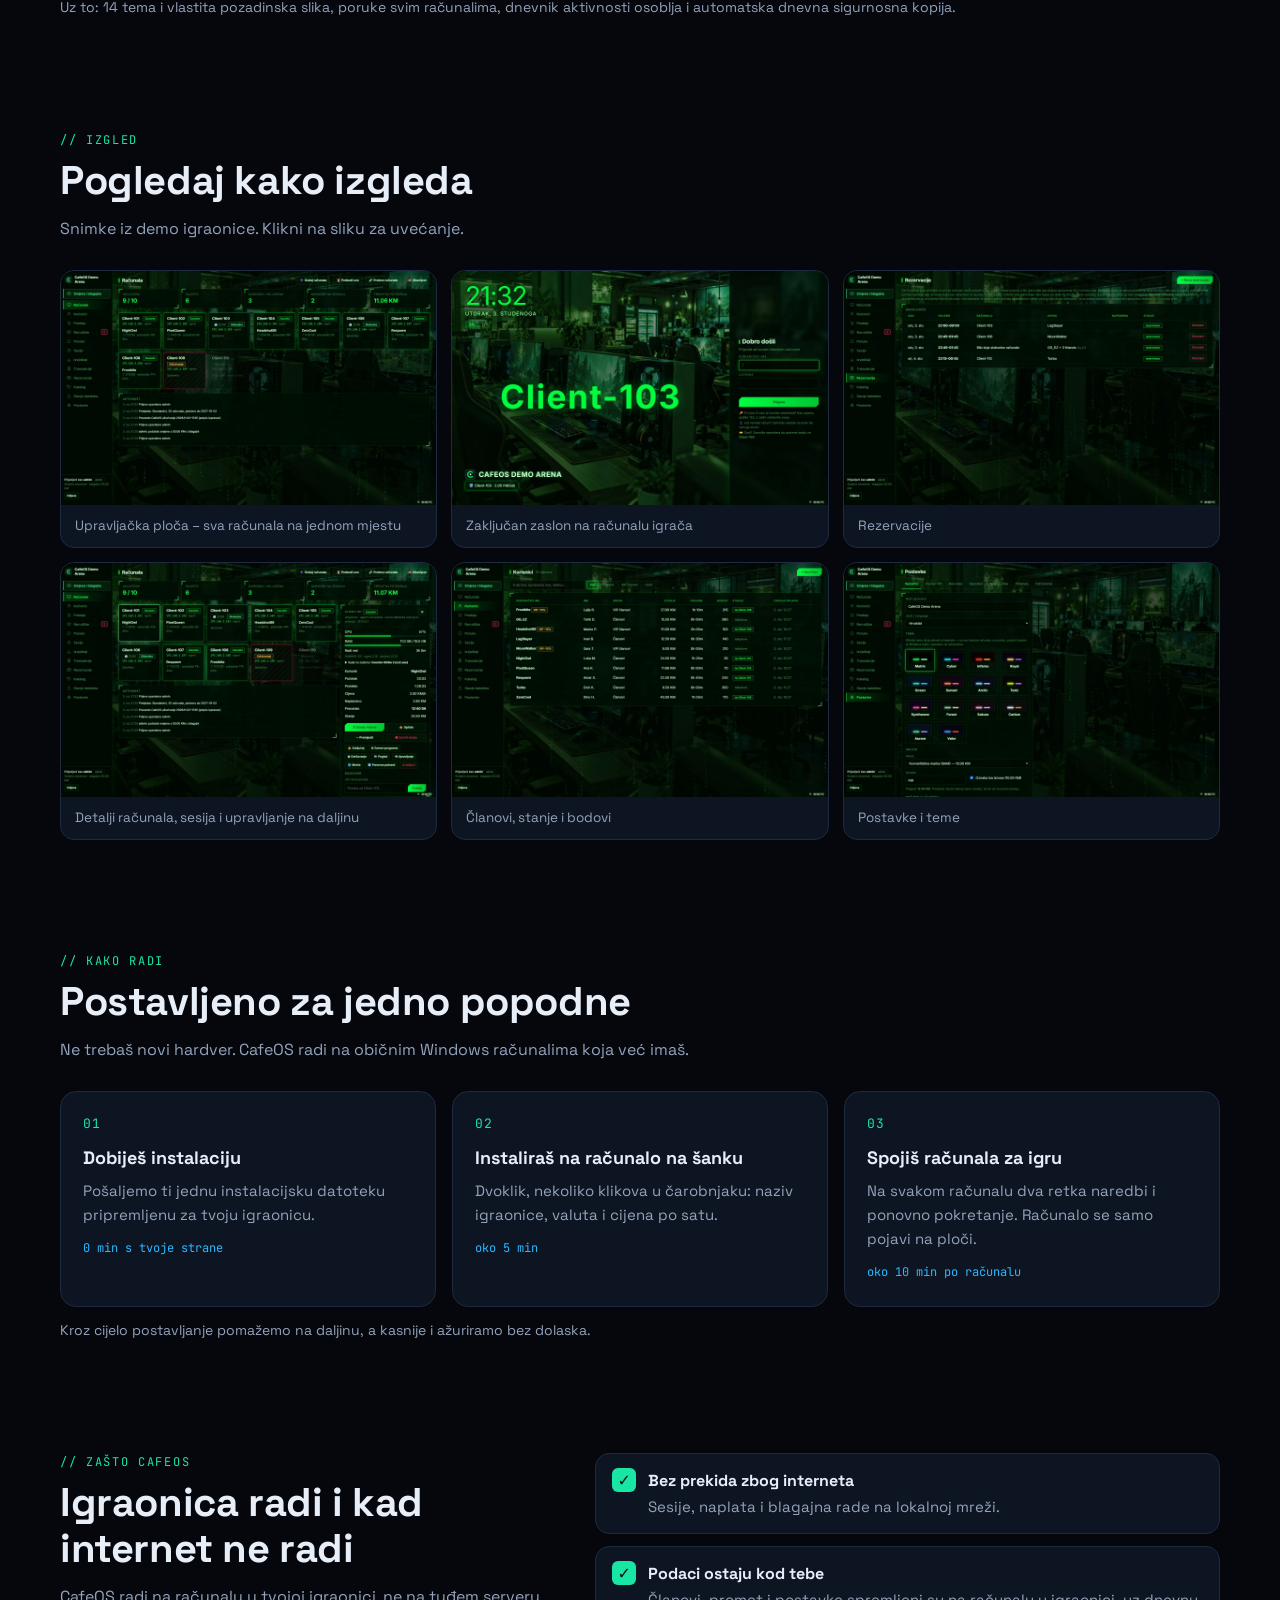
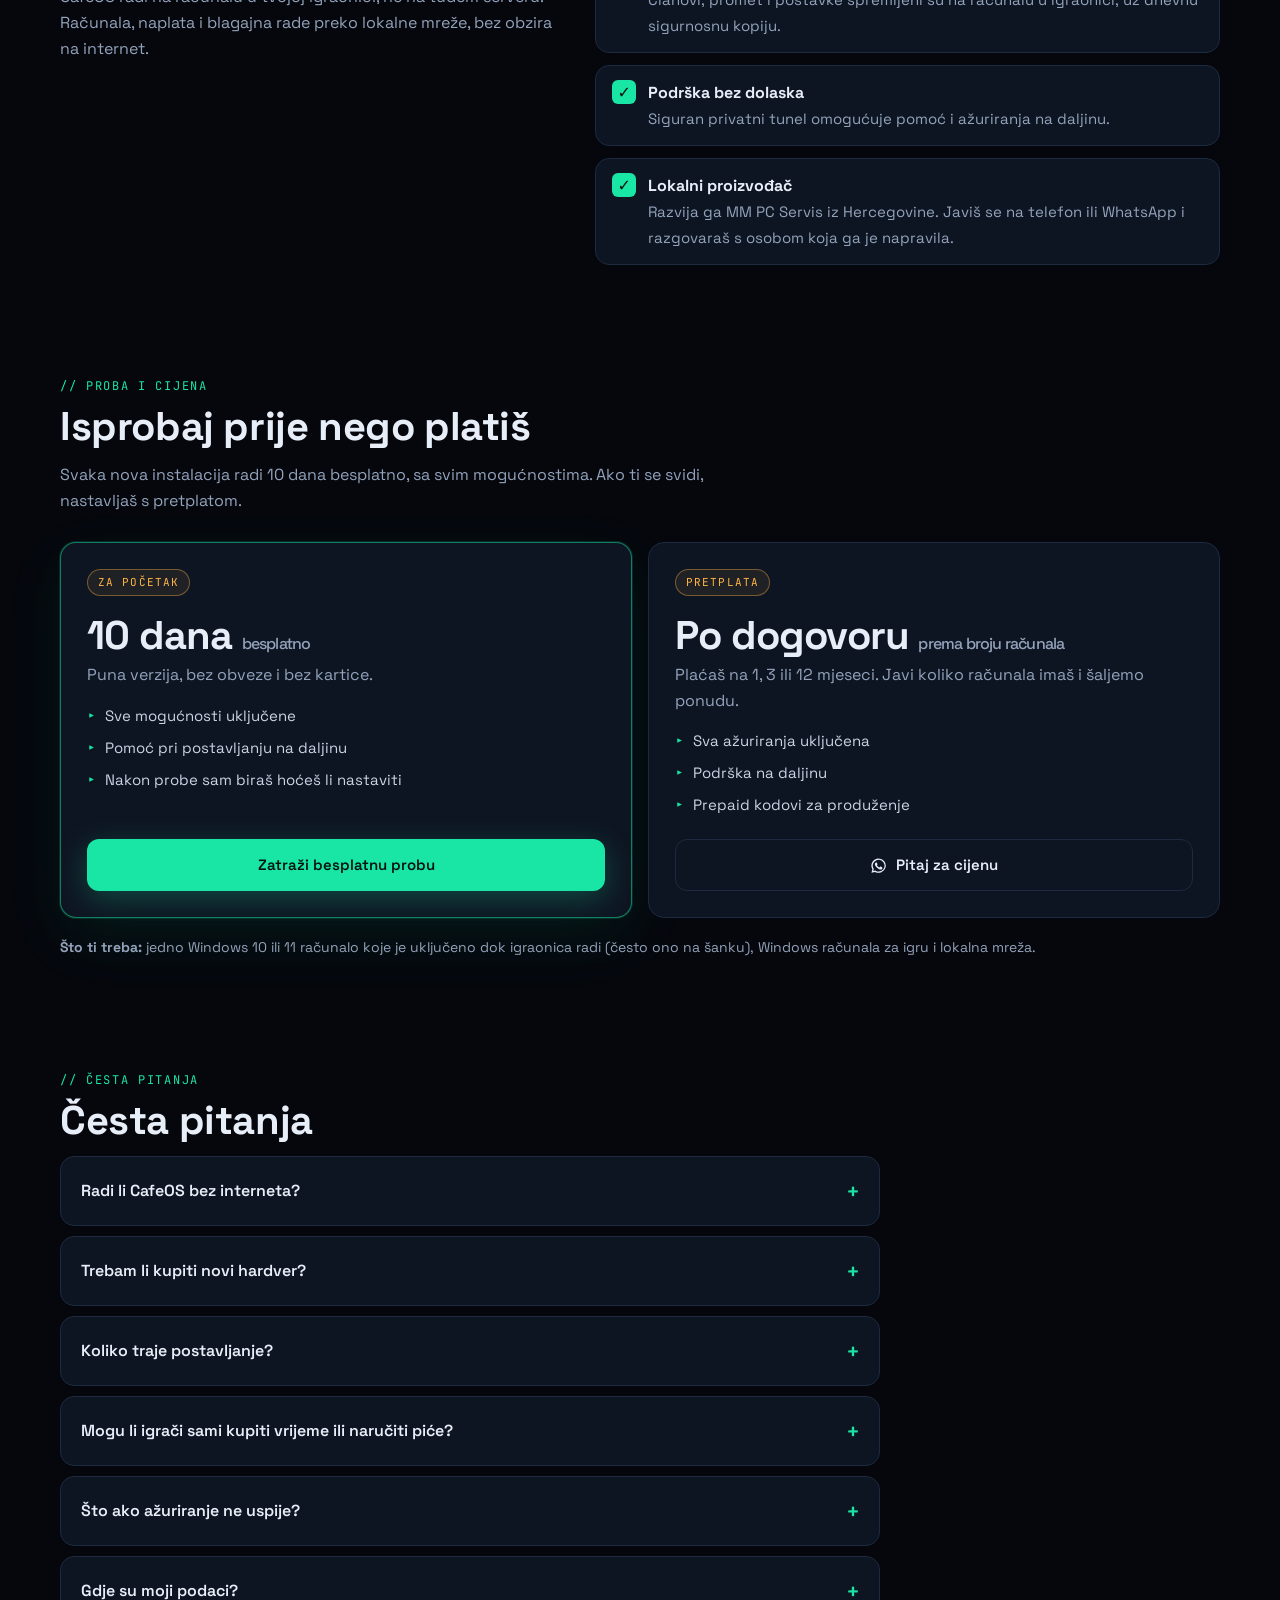
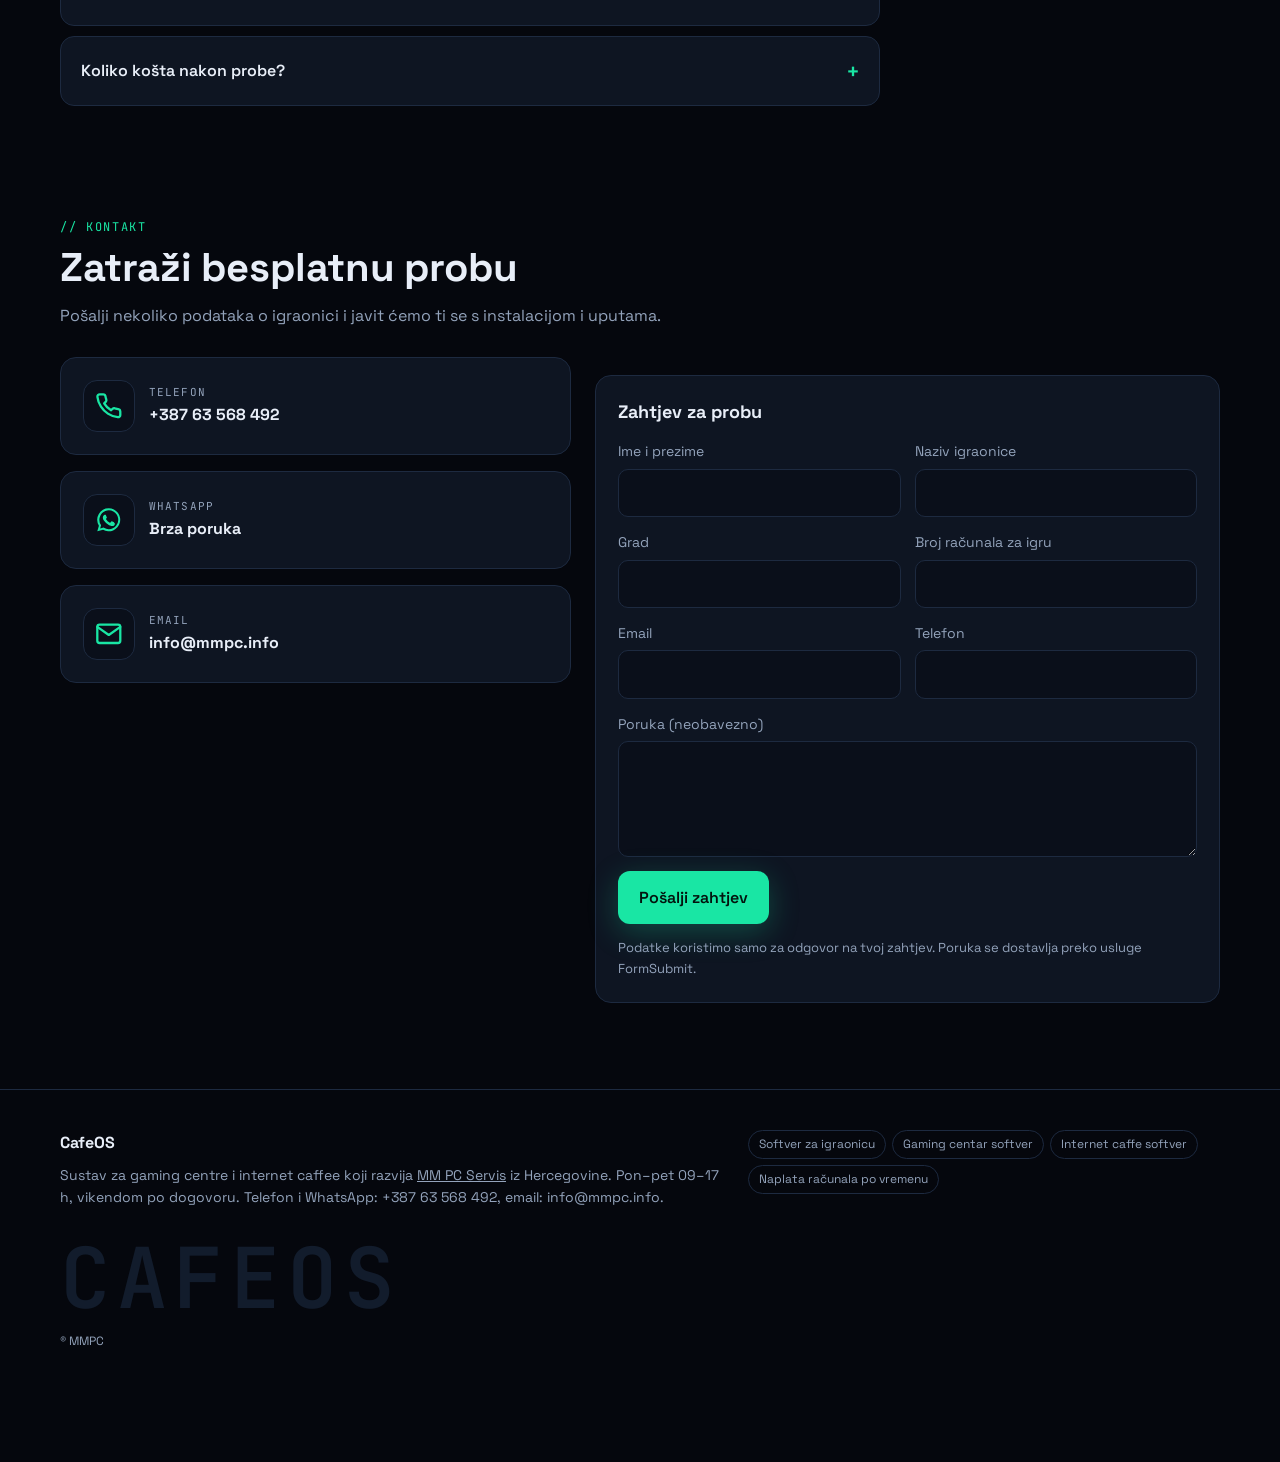
<file: cafeos/index.html>
<!DOCTYPE html>
<html lang="hr">
<head>
<meta charset="UTF-8">
<meta name="viewport" content="width=device-width, initial-scale=1">
<title>CafeOS | Softver za gaming centre i internet caffee | MM PC Servis</title>
<meta name="description" content="CafeOS je sustav za gaming centre i internet caffee: zaključana računala, naplata po vremenu, blagajna, rezervacije, smjene i upravljanje na daljinu. Radi na računalu u igraonici. 10 dana besplatne probe.">
<meta name="keywords" content="CafeOS, softver za igraonicu, gaming centar softver, internet caffe softver, naplata računala po vremenu, upravljanje igraonicom, MM PC Servis">
<meta name="robots" content="index, follow">
<meta name="theme-color" content="#05070d">
<meta property="og:title" content="CafeOS – cijela igraonica s jedne ploče">
<meta property="og:description" content="Zaključana računala, naplata po vremenu, blagajna, rezervacije i upravljanje na daljinu. 10 dana besplatne probe.">
<meta property="og:type" content="website">
<meta property="og:locale" content="hr_HR">
<meta property="og:url" content="https://mmpc.info/cafeos/">
<meta property="og:site_name" content="CafeOS · MM PC Servis">
<meta property="og:image" content="https://mmpc.info/cafeos/og-image.jpg">
<meta property="og:image:width" content="1200">
<meta property="og:image:height" content="630">
<meta name="twitter:card" content="summary_large_image">
<link rel="canonical" href="https://mmpc.info/cafeos/">
<link rel="alternate" hreflang="hr" href="https://mmpc.info/cafeos/">
<link rel="alternate" hreflang="en" href="https://mmpc.info/cafeos/en.html">
<link rel="alternate" hreflang="x-default" href="https://mmpc.info/cafeos/">
<link rel="icon" type="image/svg+xml" href="data:image/svg+xml,%3Csvg xmlns='http://www.w3.org/2000/svg' viewBox='0 0 64 64'%3E%3Crect x='1.5' y='1.5' width='61' height='61' rx='14' fill='%230a0f1a' stroke='%2319e6a4' stroke-width='3'/%3E%3Cpath d='M43 22.5a14 14 0 1 0 0 19' fill='none' stroke='%2319e6a4' stroke-width='6' stroke-linecap='round'/%3E%3C/svg%3E">
<link rel="preconnect" href="https://fonts.googleapis.com">
<link rel="preconnect" href="https://fonts.gstatic.com" crossorigin>
<link href="https://fonts.googleapis.com/css2?family=Space+Grotesk:wght@400;500;600;700&family=JetBrains+Mono:wght@400;600&display=swap" rel="stylesheet">
<script type="application/ld+json">
{
  "@context": "https://schema.org",
  "@type": "SoftwareApplication",
  "name": "CafeOS",
  "applicationCategory": "BusinessApplication",
  "operatingSystem": "Windows 10, Windows 11",
  "url": "https://mmpc.info/cafeos/",
  "image": "https://mmpc.info/cafeos/og-image.jpg",
  "description": "Sustav za gaming centre i internet caffee: zaključana računala, naplata po vremenu, blagajna, rezervacije, smjene i upravljanje na daljinu.",
  "publisher": { "@type": "Organization", "name": "MM PC Servis", "url": "https://mmpc.info", "email": "info@mmpc.info", "telephone": "+38763568492" }
}
</script>
<link rel="stylesheet" href="../style.css">
<link rel="stylesheet" href="cafeos.css">
</head>
<body id="top">
<!-- ikone su ugradene ovdje, bez vanjskih datoteka -->
<svg width="0" height="0" style="position:absolute" aria-hidden="true" focusable="false">
  <symbol id="i-cafeos" viewBox="0 0 64 64"><rect x="1.5" y="1.5" width="61" height="61" rx="14" fill="#0a0f1a" stroke="#19e6a4" stroke-width="3"/><path d="M43 22.5a14 14 0 1 0 0 19" fill="none" stroke="#19e6a4" stroke-width="6" stroke-linecap="round"/></symbol>
  <symbol id="i-phone" viewBox="0 0 24 24" fill="none" stroke="currentColor" stroke-width="2" stroke-linecap="round" stroke-linejoin="round"><path d="M22 16.9v3a2 2 0 0 1-2.2 2 19.8 19.8 0 0 1-8.6-3.1 19.5 19.5 0 0 1-6-6A19.8 19.8 0 0 1 2.1 4.2 2 2 0 0 1 4.1 2h3a2 2 0 0 1 2 1.7c.1 1 .4 1.9.7 2.8a2 2 0 0 1-.5 2.1L8 9.9a16 16 0 0 0 6 6l1.3-1.3a2 2 0 0 1 2.1-.4c.9.3 1.8.6 2.8.7a2 2 0 0 1 1.7 2z"/></symbol>
  <symbol id="i-mail" viewBox="0 0 24 24" fill="none" stroke="currentColor" stroke-width="2" stroke-linecap="round" stroke-linejoin="round"><rect x="2" y="4" width="20" height="16" rx="2"/><path d="m22 6-10 7L2 6"/></symbol>
  <symbol id="i-wa" viewBox="0 0 24 24" fill="currentColor"><path d="M12 2a10 10 0 0 0-8.6 15.1L2 22l5-1.3A10 10 0 1 0 12 2zm0 18.2a8.2 8.2 0 0 1-4.2-1.2l-.3-.2-3 .8.8-2.9-.2-.3A8.2 8.2 0 1 1 12 20.2zm4.5-6.1c-.2-.1-1.5-.7-1.7-.8-.2-.1-.4-.1-.6.1l-.8 1c-.1.2-.3.2-.5.1a6.7 6.7 0 0 1-3.3-2.9c-.3-.4.3-.4.7-1.3.1-.2 0-.3 0-.4l-.8-1.8c-.2-.5-.4-.4-.6-.4h-.5a1 1 0 0 0-.7.3 3 3 0 0 0-.9 2.2 5.1 5.1 0 0 0 1.1 2.7 11.6 11.6 0 0 0 4.4 3.9c1.6.7 2.3.8 3.1.6.5-.1 1.5-.6 1.7-1.2.2-.6.2-1.1.2-1.2-.1-.1-.3-.2-.5-.3z"/></symbol>
  <symbol id="i-insta" viewBox="0 0 24 24" fill="none" stroke="currentColor" stroke-width="2" stroke-linecap="round" stroke-linejoin="round"><rect x="2" y="2" width="20" height="20" rx="5"/><circle cx="12" cy="12" r="4"/><circle cx="17.5" cy="6.5" r="1.2" fill="currentColor" stroke="none"/></symbol>
  <symbol id="i-lock" viewBox="0 0 24 24" fill="none" stroke="currentColor" stroke-width="2" stroke-linecap="round" stroke-linejoin="round"><rect x="4" y="11" width="16" height="10" rx="2"/><path d="M8 11V7a4 4 0 0 1 8 0v4"/></symbol>
  <symbol id="i-clock" viewBox="0 0 24 24" fill="none" stroke="currentColor" stroke-width="2" stroke-linecap="round" stroke-linejoin="round"><circle cx="12" cy="12" r="9"/><path d="M12 7v5l3 2"/></symbol>
  <symbol id="i-cart" viewBox="0 0 24 24" fill="none" stroke="currentColor" stroke-width="2" stroke-linecap="round" stroke-linejoin="round"><circle cx="9" cy="20" r="1.5"/><circle cx="18" cy="20" r="1.5"/><path d="M2 3h3l2.6 12.4a2 2 0 0 0 2 1.6h8.6a2 2 0 0 0 2-1.5L22 8H6"/></symbol>
  <symbol id="i-cal" viewBox="0 0 24 24" fill="none" stroke="currentColor" stroke-width="2" stroke-linecap="round" stroke-linejoin="round"><rect x="3" y="5" width="18" height="16" rx="2"/><path d="M16 3v4M8 3v4M3 10h18M8 15h3"/></symbol>
  <symbol id="i-eye" viewBox="0 0 24 24" fill="none" stroke="currentColor" stroke-width="2" stroke-linecap="round" stroke-linejoin="round"><rect x="2" y="3" width="20" height="14" rx="2"/><path d="M8 21h8M12 17v4M9 10l2 2 4-4"/></symbol>
  <symbol id="i-chart" viewBox="0 0 24 24" fill="none" stroke="currentColor" stroke-width="2" stroke-linecap="round" stroke-linejoin="round"><path d="M3 3v18h18"/><path d="M7 15l4-4 3 3 5-6"/></symbol>
  <symbol id="i-users" viewBox="0 0 24 24" fill="none" stroke="currentColor" stroke-width="2" stroke-linecap="round" stroke-linejoin="round"><circle cx="9" cy="8" r="4"/><path d="M2 21a7 7 0 0 1 14 0M16 3.5a4 4 0 0 1 0 9M22 21a7 7 0 0 0-4-6.3"/></symbol>
  <symbol id="i-refresh" viewBox="0 0 24 24" fill="none" stroke="currentColor" stroke-width="2" stroke-linecap="round" stroke-linejoin="round"><path d="M21 12a9 9 0 0 1-15.5 6.2L3 16M3 12a9 9 0 0 1 15.5-6.2L21 8"/><path d="M21 3v5h-5M3 21v-5h5"/></symbol>
  <symbol id="i-globe" viewBox="0 0 24 24" fill="none" stroke="currentColor" stroke-width="2" stroke-linecap="round" stroke-linejoin="round"><circle cx="12" cy="12" r="9"/><path d="M3 12h18M12 3a14 14 0 0 1 0 18M12 3a14 14 0 0 0 0 18"/></symbol>
  <symbol id="i-shield" viewBox="0 0 24 24" fill="none" stroke="currentColor" stroke-width="2" stroke-linecap="round" stroke-linejoin="round"><path d="M12 22s8-4 8-10V5l-8-3-8 3v7c0 6 8 10 8 10z"/><path d="M9 12l2 2 4-4"/></symbol>
  <symbol id="i-camera" viewBox="0 0 24 24" fill="none" stroke="currentColor" stroke-width="2" stroke-linecap="round" stroke-linejoin="round"><path d="M23 19a2 2 0 0 1-2 2H3a2 2 0 0 1-2-2V8a2 2 0 0 1 2-2h4l2-3h6l2 3h4a2 2 0 0 1 2 2z"/><circle cx="12" cy="13" r="4"/></symbol>
</svg>

<header>
  <nav class="wrap nav" aria-label="Glavni izbornik">
    <a class="brand" href="#top">
      <svg class="logo" width="36" height="36" role="img" aria-label="CafeOS logo"><use href="#i-cafeos"/></svg>
      <span>CafeOS<small>BY MM PC SERVIS</small></span>
    </a>
    <div class="links">
      <a href="#mogucnosti">Mogućnosti</a>
      <a href="#galerija">Izgled</a>
      <a href="#kako-radi">Kako radi</a>
      <a href="#proba">Proba i cijena</a>
      <a href="#faq">FAQ</a>
      <a href="#kontakt">Kontakt</a>
    </div>
    <div class="lang" aria-label="Jezik / Language"><a href="index.html" aria-current="true" hreflang="hr">HR</a><a href="en.html" hreflang="en" lang="en">EN</a></div>
    <a class="btn primary sm call" href="#kontakt"><svg class="i" aria-hidden="true"><use href="#i-clock"/></svg><span>Besplatna proba</span></a>
  </nav>
</header>

<main>
<section class="hero">
  <div class="wrap hero-grid">
    <div>
      <span class="tag"><span class="led"></span>Softver za gaming centre i internet caffee</span>
      <h1>Cijela igraonica. <span class="hl">Jedna ploča.</span></h1>
      <p class="lead">CafeOS zaključava računala dok kupac ne plati, naplaćuje vrijeme, vodi blagajnu, rezervacije i smjene, a sva računala vidiš i upravljaš njima sa šanka. Radi na računalu u tvojoj igraonici, pa radi i kad padne internet.</p>
      <div class="cta">
        <a class="btn primary" href="#kontakt"><svg class="i" aria-hidden="true"><use href="#i-clock"/></svg>Isprobaj 10 dana besplatno</a>
        <a class="btn wa" href="https://wa.me/38763568492?text=Pozdrav%2C%20zanima%20me%20CafeOS." target="_blank" rel="noopener"><svg class="i" aria-hidden="true"><use href="#i-wa"/></svg>WhatsApp</a>
      </div>
      <ul class="chips">
        <li>Radi i bez interneta</li>
        <li>Windows 10 i 11</li>
        <li>Podrška na daljinu</li>
        <li>Automatska ažuriranja</li>
      </ul>
    </div>
    <figure class="shot">
      <div class="mock-top"><span class="dots"><i></i><i></i><i></i></span><b>CafeOS</b> · računala<span class="live"><span class="led"></span>uživo</span></div>
      <img src="../projekti/cafeos-1.jpg" width="1600" height="1000" alt="CafeOS upravljačka ploča: sva računala u igraonici, zauzeta i slobodna, s preostalim vremenom">
    </figure>
  </div>
</section>

<!-- MOGUCNOSTI -->
<section id="mogucnosti">
  <div class="wrap">
    <p class="kicker">// mogućnosti</p>
    <h2>Sve što igraonica treba, na jednom mjestu</h2>
    <p class="sub">Od prijave igrača do zatvaranja smjene. Bez papira, bez tablica i bez pogađanja tko je koliko igrao.</p>
    <div class="grid g3">
      <div class="card"><span class="ico"><svg aria-hidden="true"><use href="#i-lock"/></svg></span><h3>Zaključana računala</h3><p>Računalo je zaključano dok osoblje ne pokrene sesiju ili se član ne prijavi. Igrači koriste običan korisnički račun bez administratorskih prava.</p></div>
      <div class="card"><span class="ico"><svg aria-hidden="true"><use href="#i-clock"/></svg></span><h3>Naplata po vremenu</h3><p>Cijena po satu, gosti bez računa, članovi s uplaćenim stanjem i VIP popusti. Vrijeme se dodaje jednim klikom.</p></div>
      <div class="card"><span class="ico"><svg aria-hidden="true"><use href="#i-cart"/></svg></span><h3>Blagajna i stolovi</h3><p>Prodaja pića i grickalica, račun po stolu koji se plaća zajedno ili po osobi, i narudžbe koje igrači šalju sa svog računala.</p></div>
      <div class="card"><span class="ico"><svg aria-hidden="true"><use href="#i-cal"/></svg></span><h3>Rezervacije</h3><p>Rezerviraj određeno ili bilo koje slobodno računalo. U dogovoreno vrijeme sesija se sama pokreće i naplata počinje.</p></div>
      <div class="card"><span class="ico"><svg aria-hidden="true"><use href="#i-eye"/></svg></span><h3>Pregled i upravljanje</h3><p>Pogledaj zaslon bilo kojeg računala ili ga preuzmi mišem i tipkovnicom sa šanka. Ponovno pokretanje, gašenje i održavanje na klik.</p></div>
      <div class="card"><span class="ico"><svg aria-hidden="true"><use href="#i-chart"/></svg></span><h3>Smjene i izvještaji</h3><p>Otvaranje i zatvaranje smjene s brojanjem blagajne, dnevni promet, ispis i izvoz u CSV.</p></div>
      <div class="card"><span class="ico"><svg aria-hidden="true"><use href="#i-users"/></svg></span><h3>Članovi i bodovi</h3><p>Članske kartice s uplatama, bodovima i povijesti. Novi član dobije jednokratni kod i sam odabere lozinku.</p></div>
      <div class="card"><span class="ico"><svg aria-hidden="true"><use href="#i-refresh"/></svg></span><h3>Automatska ažuriranja</h3><p>Nove verzije instaliraju se same kad nitko ne igra. Ako nešto pođe po zlu, stara verzija se sama vraća.</p></div>
      <div class="card"><span class="ico"><svg aria-hidden="true"><use href="#i-globe"/></svg></span><h3>Slobodna računala na webu</h3><p>Na svoju web stranicu dodaš natpis "Slobodnih računala: 12" koji se sam osvježava svakih 5 minuta.</p></div>
    </div>
    <p class="note">Uz to: 14 tema i vlastita pozadinska slika, poruke svim računalima, dnevnik aktivnosti osoblja i automatska dnevna sigurnosna kopija.</p>
  </div>
</section>

<!-- GALERIJA -->
<section id="galerija">
  <div class="wrap">
    <p class="kicker">// izgled</p>
    <h2>Pogledaj kako izgleda</h2>
    <p class="sub">Snimke iz demo igraonice. Klikni na sliku za uvećanje.</p>
    <div class="gallery" id="gallery">
      <figure data-img="../projekti/cafeos-1"><img alt=""><figcaption>Upravljačka ploča – sva računala na jednom mjestu</figcaption></figure>
      <figure data-img="../projekti/cafeos-2"><img alt=""><figcaption>Zaključan zaslon na računalu igrača</figcaption></figure>
      <figure data-img="../projekti/cafeos-3"><img alt=""><figcaption>Rezervacije</figcaption></figure>
      <figure data-img="../projekti/cafeos-4"><img alt=""><figcaption>Detalji računala, sesija i upravljanje na daljinu</figcaption></figure>
      <figure data-img="../projekti/cafeos-5"><img alt=""><figcaption>Članovi, stanje i bodovi</figcaption></figure>
      <figure data-img="../projekti/cafeos-6"><img alt=""><figcaption>Postavke i teme</figcaption></figure>
    </div>
    <p class="note" id="gallery-soon" hidden><svg class="i" aria-hidden="true"><use href="#i-camera"/></svg>Snimke zaslona uskoro.</p>
  </div>
  <dialog class="lightbox" id="lightbox"><button class="x" aria-label="Zatvori">×</button><img alt=""><p></p></dialog>
</section>

<!-- KAKO RADI -->
<section id="kako-radi">
  <div class="wrap">
    <p class="kicker">// kako radi</p>
    <h2>Postavljeno za jedno popodne</h2>
    <p class="sub">Ne trebaš novi hardver. CafeOS radi na običnim Windows računalima koja već imaš.</p>
    <ol class="steps">
      <li><h3>Dobiješ instalaciju</h3><p>Pošaljemo ti jednu instalacijsku datoteku pripremljenu za tvoju igraonicu.</p><span class="time">0 min s tvoje strane</span></li>
      <li><h3>Instaliraš na računalo na šanku</h3><p>Dvoklik, nekoliko klikova u čarobnjaku: naziv igraonice, valuta i cijena po satu.</p><span class="time">oko 5 min</span></li>
      <li><h3>Spojiš računala za igru</h3><p>Na svakom računalu dva retka naredbi i ponovno pokretanje. Računalo se samo pojavi na ploči.</p><span class="time">oko 10 min po računalu</span></li>
    </ol>
    <p class="note">Kroz cijelo postavljanje pomažemo na daljinu, a kasnije i ažuriramo bez dolaska.</p>
  </div>
</section>

<!-- ZASTO LOKALNO -->
<section id="zasto">
  <div class="wrap split">
    <div>
      <p class="kicker">// zašto CafeOS</p>
      <h2>Igraonica radi i kad internet ne radi</h2>
      <p class="sub">CafeOS radi na računalu u tvojoj igraonici, ne na tuđem serveru. Računala, naplata i blagajna rade preko lokalne mreže, bez obzira na internet.</p>
    </div>
    <ul class="ok-list">
      <li><div><b>Bez prekida zbog interneta</b><span>Sesije, naplata i blagajna rade na lokalnoj mreži.</span></div></li>
      <li><div><b>Podaci ostaju kod tebe</b><span>Članovi, promet i postavke spremljeni su na računalu u igraonici, uz dnevnu sigurnosnu kopiju.</span></div></li>
      <li><div><b>Podrška bez dolaska</b><span>Siguran privatni tunel omogućuje pomoć i ažuriranja na daljinu.</span></div></li>
      <li><div><b>Lokalni proizvođač</b><span>Razvija ga MM PC Servis iz Hercegovine. Javiš se na telefon ili WhatsApp i razgovaraš s osobom koja ga je napravila.</span></div></li>
    </ul>
  </div>
</section>

<!-- PROBA I CIJENA -->
<section id="proba">
  <div class="wrap">
    <p class="kicker">// proba i cijena</p>
    <h2>Isprobaj prije nego platiš</h2>
    <p class="sub">Svaka nova instalacija radi 10 dana besplatno, sa svim mogućnostima. Ako ti se svidi, nastavljaš s pretplatom.</p>
    <div class="plans">
      <div class="plan hot">
        <span class="badge">Za početak</span>
        <div class="big">10 dana <small>besplatno</small></div>
        <p>Puna verzija, bez obveze i bez kartice.</p>
        <ul>
          <li>Sve mogućnosti uključene</li>
          <li>Pomoć pri postavljanju na daljinu</li>
          <li>Nakon probe sam biraš hoćeš li nastaviti</li>
        </ul>
        <a class="btn primary" href="#kontakt">Zatraži besplatnu probu</a>
      </div>
      <div class="plan">
        <span class="badge">Pretplata</span>
        <div class="big">Po dogovoru <small>prema broju računala</small></div>
        <p>Plaćaš na 1, 3 ili 12 mjeseci. Javi koliko računala imaš i šaljemo ponudu.</p>
        <ul>
          <li>Sva ažuriranja uključena</li>
          <li>Podrška na daljinu</li>
          <li>Prepaid kodovi za produženje</li>
        </ul>
        <a class="btn" href="https://wa.me/38763568492?text=Pozdrav%2C%20zanima%20me%20cijena%20CafeOS-a.%20Imam%20___%20ra%C4%8Dunala." target="_blank" rel="noopener"><svg class="i" aria-hidden="true"><use href="#i-wa"/></svg>Pitaj za cijenu</a>
      </div>
    </div>
    <p class="note req"><b>Što ti treba:</b> jedno Windows 10 ili 11 računalo koje je uključeno dok igraonica radi (često ono na šanku), Windows računala za igru i lokalna mreža.</p>
  </div>
</section>

<!-- FAQ -->
<section id="faq">
  <div class="wrap">
    <p class="kicker">// česta pitanja</p>
    <h2>Česta pitanja</h2>
    <div class="faq">
      <details><summary>Radi li CafeOS bez interneta?</summary><p>Da. Sve radi na računalu u igraonici i preko lokalne mreže. Internet treba samo za ažuriranja, produženje pretplate i podršku na daljinu.</p></details>
      <details><summary>Trebam li kupiti novi hardver?</summary><p>Ne. Treba ti jedno Windows 10 ili 11 računalo koje služi kao server (može biti računalo na šanku) i računala za igru koja već imaš.</p></details>
      <details><summary>Koliko traje postavljanje?</summary><p>Instalacija na server traje oko 5 minuta, a spajanje svakog računala za igru oko 10 minuta. Pomažemo ti cijelo vrijeme na daljinu.</p></details>
      <details><summary>Mogu li igrači sami kupiti vrijeme ili naručiti piće?</summary><p>Da, sa svog računala. Ako to ne želiš, isključiš u postavkama i sve se prodaje samo na šanku.</p></details>
      <details><summary>Što ako ažuriranje ne uspije?</summary><p>CafeOS prije ažuriranja napravi kopiju i, ako nešto pođe po zlu, sam vrati prethodnu verziju. Ažurira se samo kad nitko ne igra.</p></details>
      <details><summary>Gdje su moji podaci?</summary><p>Na računalu u tvojoj igraonici, s automatskom dnevnom sigurnosnom kopijom. Kopiju možeš napraviti i ručno jednim klikom.</p></details>
      <details><summary>Koliko košta nakon probe?</summary><p>Ovisi o broju računala. Pošalji upit ispod ili nam se javi na WhatsApp i dobit ćeš ponudu.</p></details>
    </div>
  </div>
</section>

<!-- KONTAKT -->
<section id="kontakt">
  <div class="wrap">
    <p class="kicker">// kontakt</p>
    <h2>Zatraži besplatnu probu</h2>
    <p class="sub">Pošalji nekoliko podataka o igraonici i javit ćemo ti se s instalacijom i uputama.</p>
    <div class="split">
      <div class="grid" style="align-content:start">
        <a class="card contact-card" href="tel:+38763568492"><span class="emo"><svg class="i" aria-hidden="true"><use href="#i-phone"/></svg></span><span><small>Telefon</small><b>+387 63 568 492</b></span></a>
        <a class="card contact-card" href="https://wa.me/38763568492?text=Pozdrav%2C%20zanima%20me%20CafeOS." target="_blank" rel="noopener"><span class="emo"><svg class="i" aria-hidden="true"><use href="#i-wa"/></svg></span><span><small>WhatsApp</small><b>Brza poruka</b></span></a>
        <a class="card contact-card" href="mailto:info@mmpc.info"><span class="emo"><svg class="i" aria-hidden="true"><use href="#i-mail"/></svg></span><span><small>Email</small><b>info@mmpc.info</b></span></a>
      </div>
      <form class="cform" id="cform" action="https://formsubmit.co/ajax/info@mmpc.info" method="post" data-subject="CafeOS – zahtjev za probu" data-sending="Šaljem…" data-ok="Hvala! Zahtjev je poslan, javit ćemo ti se uskoro." data-fail="Slanje nije uspjelo. Pokušaj ponovno ili nas nazovi na +387 63 568 492.">
        <h3>Zahtjev za probu</h3>
        <div class="cform-row">
          <label>Ime i prezime<input name="name" type="text" autocomplete="name" maxlength="100" pattern=".*\S.*" title="Upiši ime i prezime" required></label>
          <label>Naziv igraonice<input name="igraonica" type="text" autocomplete="organization" maxlength="120" required></label>
        </div>
        <div class="cform-row">
          <label>Grad<input name="grad" type="text" autocomplete="address-level2" maxlength="80" required></label>
          <label>Broj računala za igru<input name="racunala" type="number" min="1" max="500" inputmode="numeric" required></label>
        </div>
        <div class="cform-row">
          <label>Email<input name="email" type="email" autocomplete="email" maxlength="150" required></label>
          <label>Telefon<input name="phone" type="tel" autocomplete="tel" maxlength="40" pattern="(?=(.*[0-9]){6})[0-9+ .\/\(\)\-]+" title="Upiši broj telefona, npr. 063 123 456" required></label>
        </div>
        <label>Poruka (neobavezno)<textarea name="message" rows="4" maxlength="3000"></textarea></label>
        <input class="cform-hp" type="text" name="_honey" tabindex="-1" autocomplete="off" aria-hidden="true">
        <button class="btn primary" type="submit">Pošalji zahtjev</button>
        <p class="cform-note">Podatke koristimo samo za odgovor na tvoj zahtjev. Poruka se dostavlja preko usluge FormSubmit.</p>
        <p class="cform-status" role="status" hidden></p>
      </form>
    </div>
  </div>
</section>
</main>

<footer>
  <div class="wrap">
    <div class="foot">
      <div>
        <h4>CafeOS</h4>
        <p>Sustav za gaming centre i internet caffee koji razvija <a href="../">MM PC Servis</a> iz Hercegovine. Pon–pet 09–17 h, vikendom po dogovoru. Telefon i WhatsApp: +387 63 568 492, email: info@mmpc.info.</p>
      </div>
      <ul class="seo" style="margin-top:0;align-content:flex-start">
        <li>Softver za igraonicu</li><li>Gaming centar softver</li><li>Internet caffe softver</li><li>Naplata računala po vremenu</li>
      </ul>
    </div>
    <div class="wordmark">CAFEOS</div>
    <p class="tm">® MMPC</p>
  </div>
</footer>

<a class="fab" href="https://wa.me/38763568492?text=Pozdrav%2C%20zanima%20me%20CafeOS." target="_blank" rel="noopener" aria-label="WhatsApp">
  <svg class="i" aria-hidden="true"><use href="#i-wa"/></svg>
</a>
<div class="mbar">
  <a class="btn primary" href="#kontakt"><svg class="i" aria-hidden="true"><use href="#i-clock"/></svg>Besplatna proba</a>
  <a class="btn wa" href="https://wa.me/38763568492?text=Pozdrav%2C%20zanima%20me%20CafeOS." target="_blank" rel="noopener"><svg class="i" aria-hidden="true"><use href="#i-wa"/></svg>WhatsApp</a>
</div>

<script src="../site.js"></script>
</body>
</html>
</file>
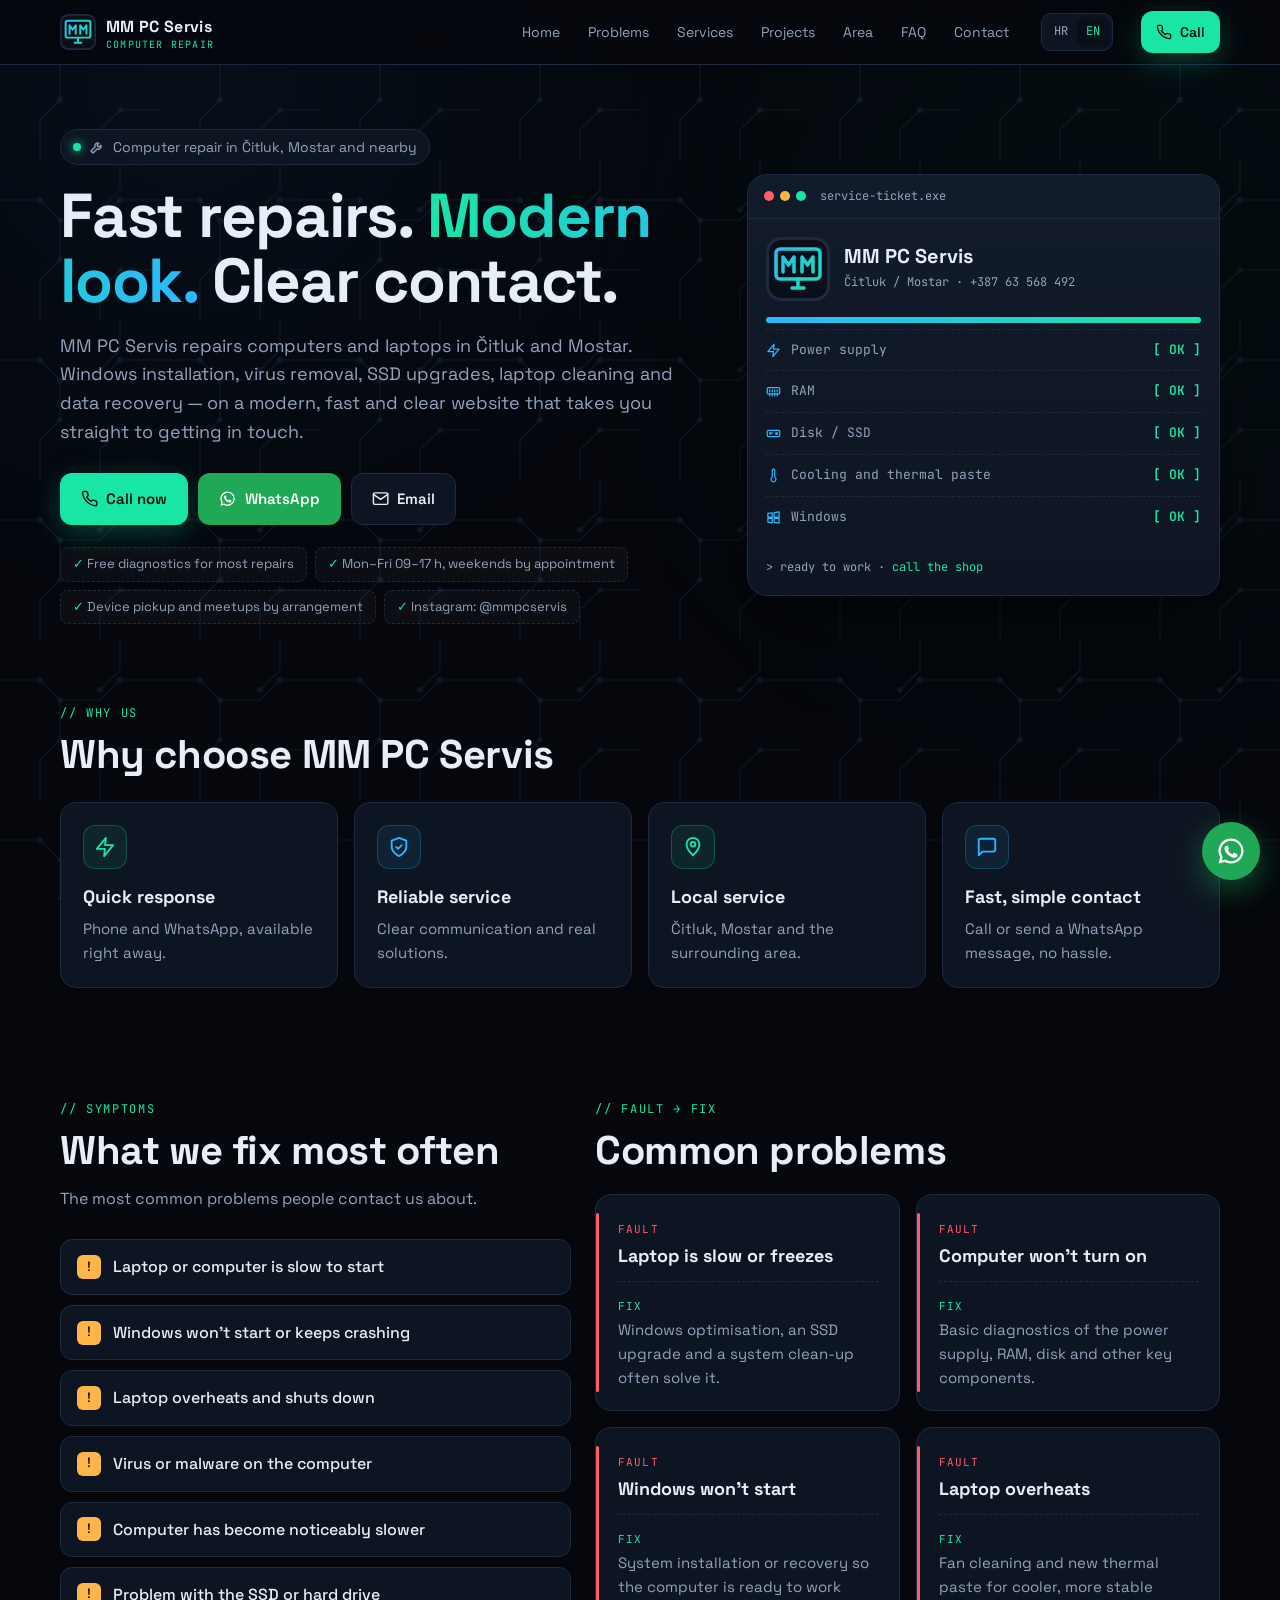
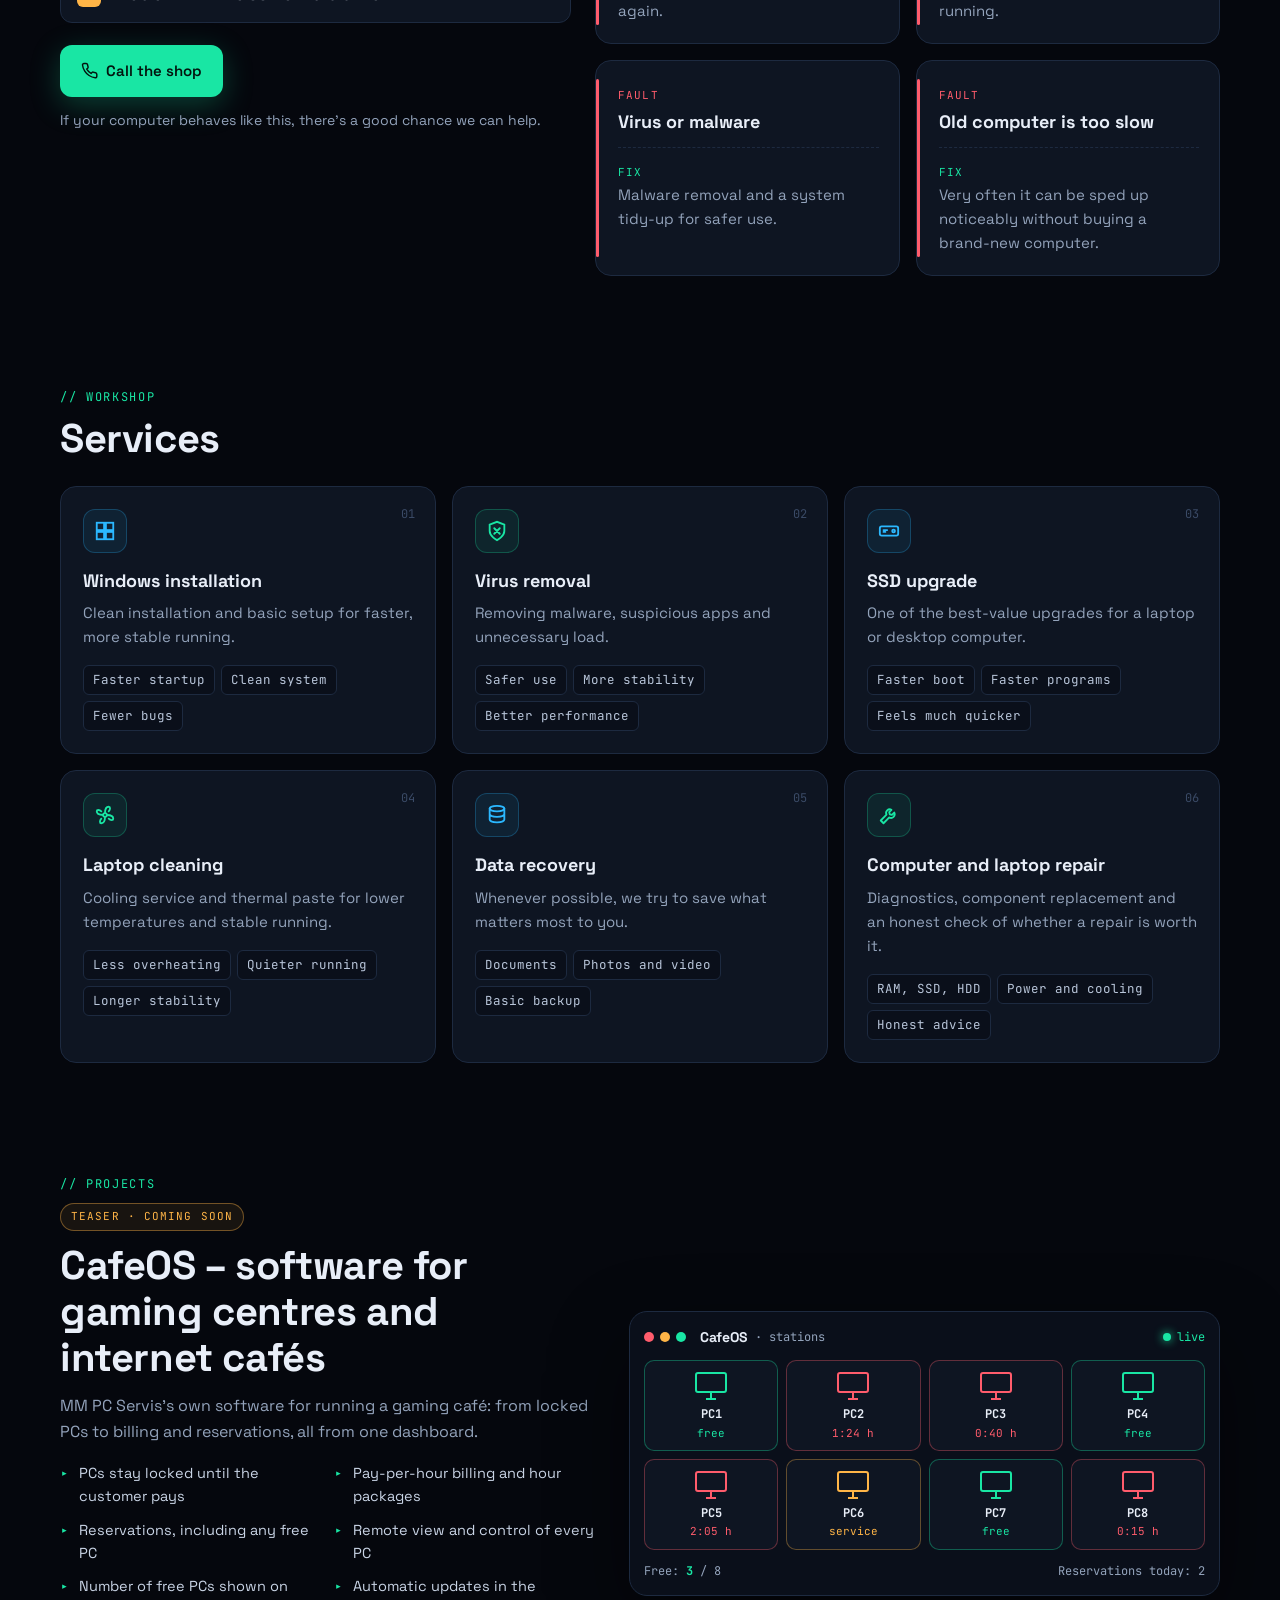
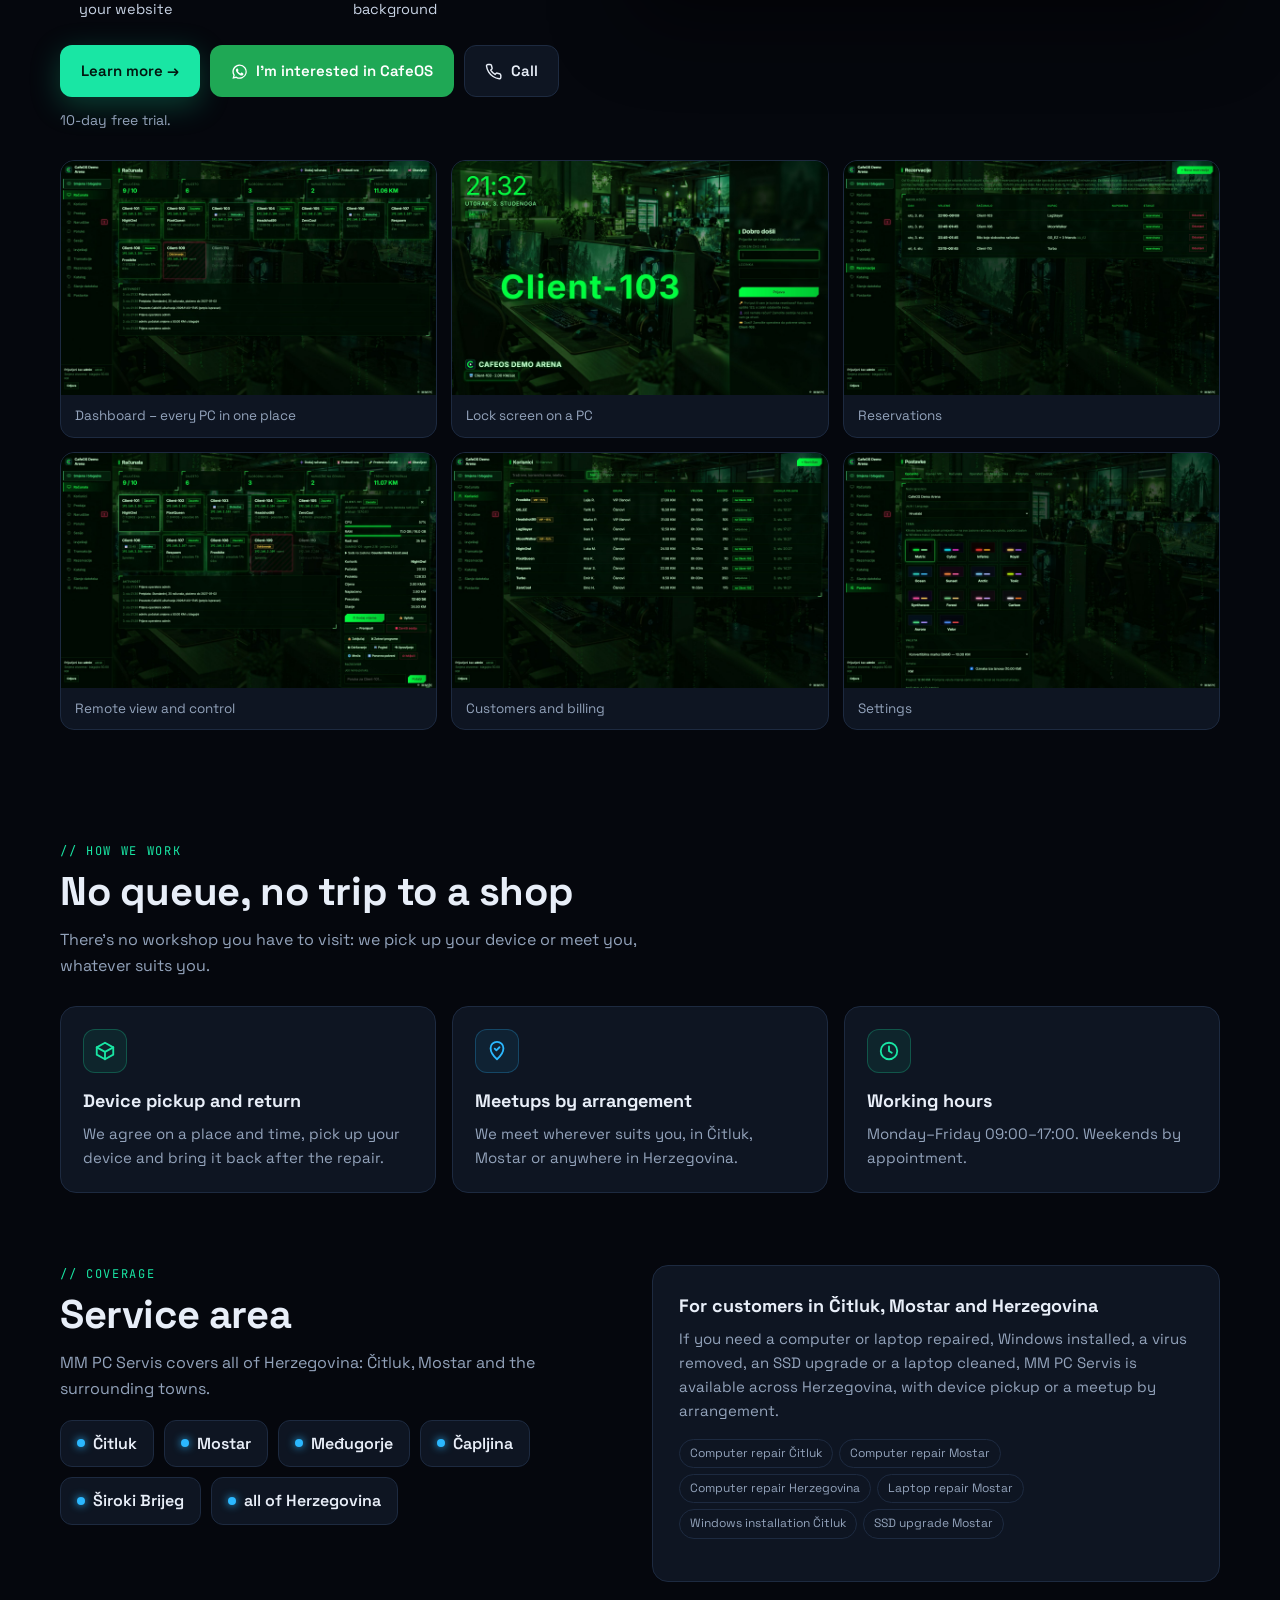
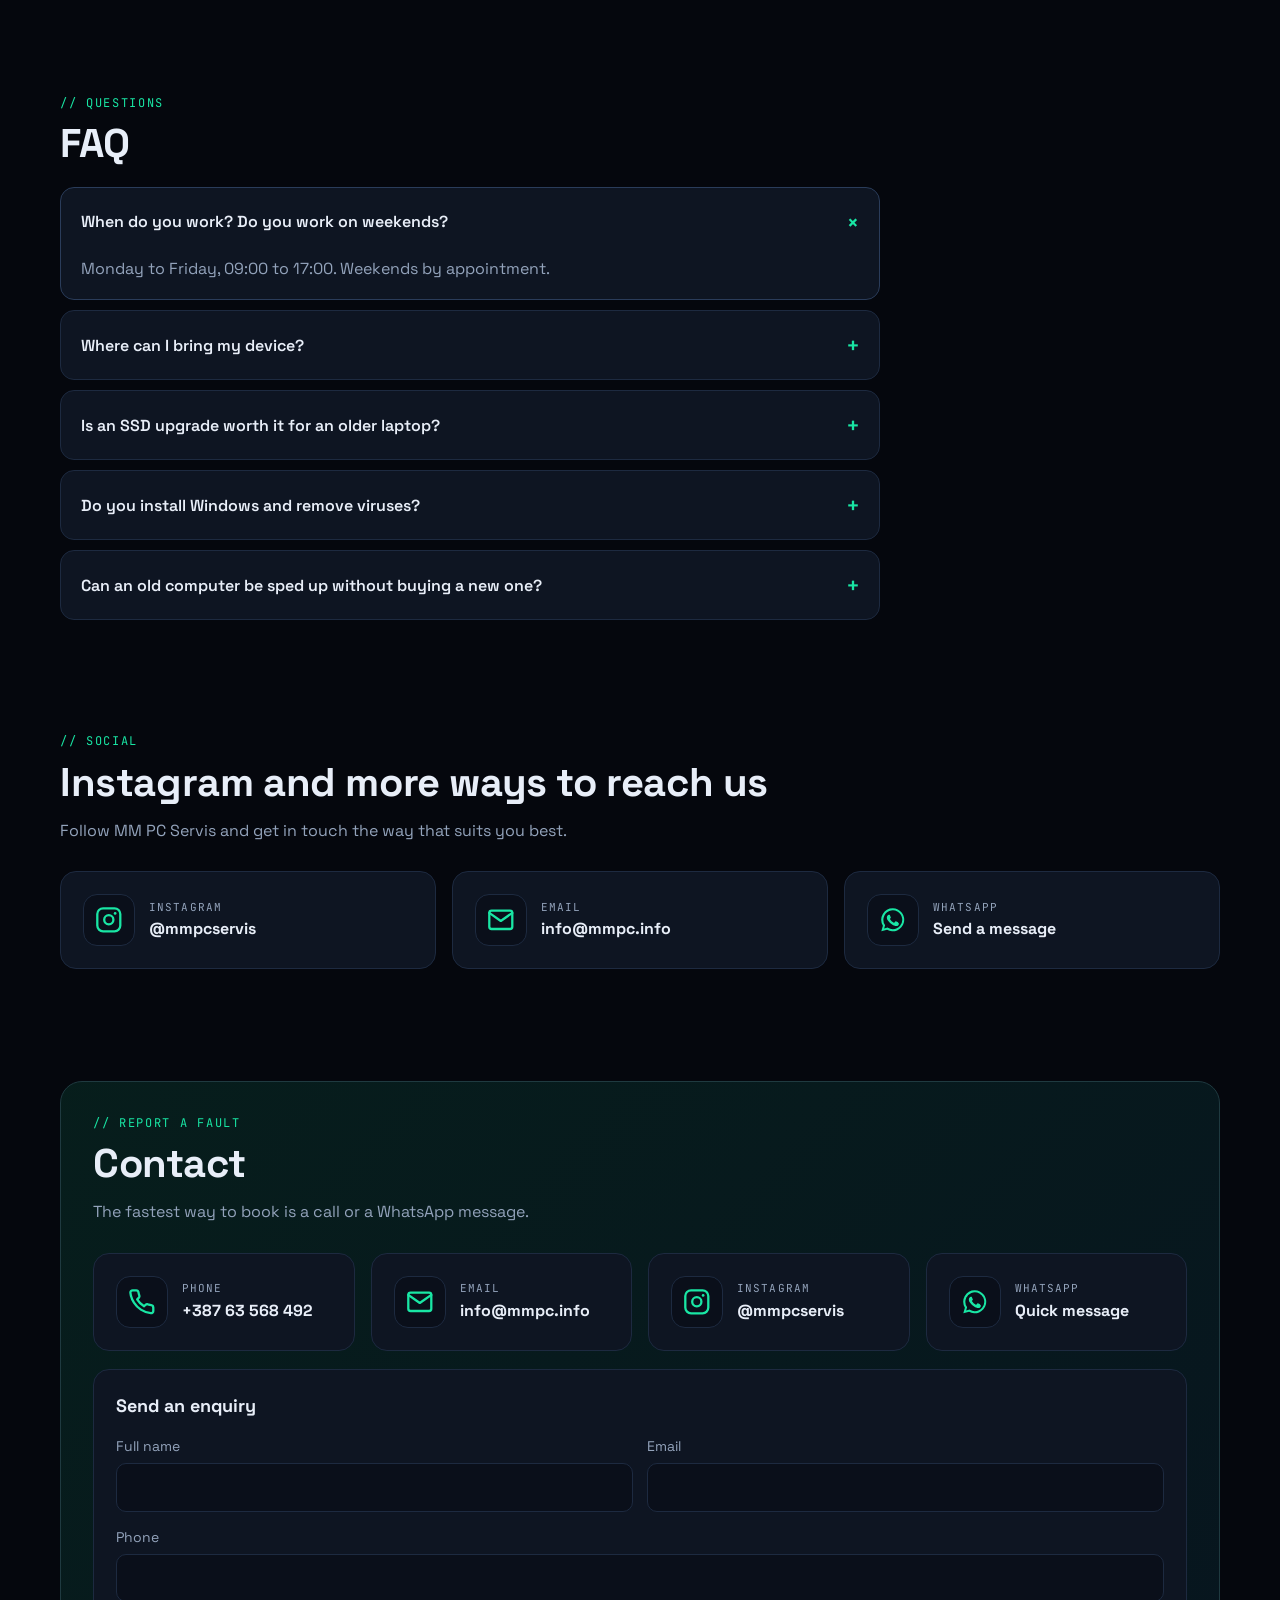
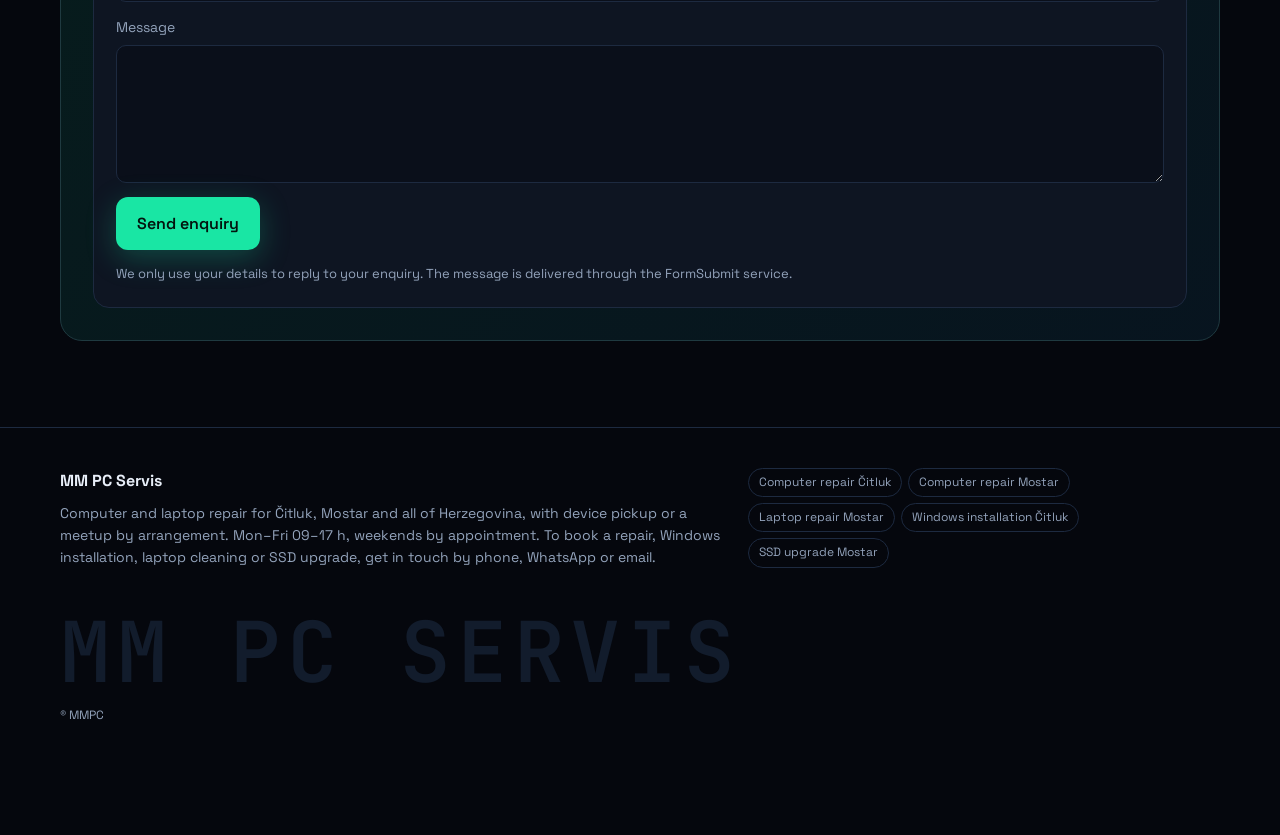
<file: en.html>
<!DOCTYPE html>
<html lang="en">
<head>
<meta charset="UTF-8">
<meta name="viewport" content="width=device-width, initial-scale=1">
<title>MM PC Servis | Computer repair Čitluk / Mostar | PC and laptop repair</title>
<meta name="description" content="MM PC Servis - computer and laptop repair in Čitluk, Mostar and all of Herzegovina. Windows, viruses, SSD upgrades, laptop cleaning, data recovery. Device pickup.">
<meta name="keywords" content="MM PC Servis, computer repair Čitluk, computer repair Mostar, computer repair Herzegovina, laptop repair Mostar, Windows installation Čitluk, SSD upgrade Mostar, laptop cleaning Herzegovina, laptop pickup repair">
<meta name="robots" content="index, follow">
<meta name="theme-color" content="#05070d">
<meta property="og:title" content="MM PC Servis | Computer repair Čitluk / Mostar">
<meta property="og:description" content="Computer and laptop repair. Call: +387 63 568 492">
<meta property="og:type" content="website">
<meta property="og:locale" content="en_US">
<meta property="og:locale:alternate" content="hr_HR">
<meta property="og:url" content="https://mmpc.info/en.html">
<meta property="og:site_name" content="MM PC Servis">
<meta property="og:image" content="https://mmpc.info/og-image.png">
<meta property="og:image:width" content="1200">
<meta property="og:image:height" content="630">
<meta name="twitter:card" content="summary_large_image">
<link rel="canonical" href="https://mmpc.info/en.html">
<link rel="alternate" hreflang="hr" href="https://mmpc.info/">
<link rel="alternate" hreflang="en" href="https://mmpc.info/en.html">
<link rel="alternate" hreflang="x-default" href="https://mmpc.info/">
<link rel="icon" type="image/svg+xml" href="data:image/svg+xml,%3Csvg xmlns='http://www.w3.org/2000/svg' viewBox='0 0 64 64'%3E%3ClinearGradient id='g' x1='0' y1='0' x2='64' y2='64' gradientUnits='userSpaceOnUse'%3E%3Cstop offset='0' stop-color='%232bb8ff'/%3E%3Cstop offset='1' stop-color='%2319e6a4'/%3E%3C/linearGradient%3E%3Crect x='1.5' y='1.5' width='61' height='61' rx='14' fill='%230a0f1a' stroke='%231d2a40' stroke-width='3'/%3E%3Cg fill='none' stroke='url(%23g)' stroke-width='4.5' stroke-linecap='round' stroke-linejoin='round'%3E%3Crect x='10' y='12' width='44' height='30' rx='4'/%3E%3Cpath d='M26 51h12M32 42v9M17 35V20l5.5 8 5.5-8v15M36 35V20l5.5 8 5.5-8v15'/%3E%3C/g%3E%3C/svg%3E">
<link rel="apple-touch-icon" sizes="180x180" href="[data-uri]">
<link rel="preconnect" href="https://fonts.googleapis.com">
<link rel="preconnect" href="https://fonts.gstatic.com" crossorigin>
<link href="https://fonts.googleapis.com/css2?family=Space+Grotesk:wght@400;500;600;700&family=JetBrains+Mono:wght@400;600&display=swap" rel="stylesheet">
<script type="application/ld+json">
{
  "@context": "https://schema.org",
  "@type": "ComputerRepair",
  "name": "MM PC Servis",
  "telephone": "+38763568492",
  "email": "info@mmpc.info",
  "url": "https://mmpc.info/en.html",
  "image": "https://mmpc.info/og-image.png",
  "logo": "https://mmpc.info/logo.png",
  "sameAs": ["https://www.instagram.com/mmpcservis"],
  "address": { "@type": "PostalAddress", "addressLocality": "Čitluk / Mostar", "addressRegion": "Herzegovina", "addressCountry": "BA" },
  "areaServed": [{ "@type": "AdministrativeArea", "name": "Herzegovina" }, "Čitluk", "Mostar", "Međugorje", "Čapljina", "Široki Brijeg"],
  "openingHoursSpecification": [{ "@type": "OpeningHoursSpecification", "dayOfWeek": ["Monday", "Tuesday", "Wednesday", "Thursday", "Friday"], "opens": "09:00", "closes": "17:00" }],
  "description": "Computer and laptop repair without a fixed workshop: device pickup and return or a meetup by arrangement, anywhere in Herzegovina. Mon–Fri 09:00–17:00, weekends by appointment.",
  "serviceType": ["Computer repair", "Laptop repair", "Windows installation", "SSD upgrade", "Laptop cleaning", "Virus removal", "Data recovery", "Device pickup and return"]
}
</script>
<link rel="stylesheet" href="style.css">
</head>
<body id="top">
<!-- ikone (logo i sve ikonice) su ugradene ovdje, bez vanjskih datoteka -->
<svg width="0" height="0" style="position:absolute" aria-hidden="true" focusable="false">
  <defs>
    <linearGradient id="g-brand" x1="0" y1="0" x2="64" y2="64" gradientUnits="userSpaceOnUse"><stop offset="0" stop-color="#2bb8ff"/><stop offset="1" stop-color="#19e6a4"/></linearGradient>
  </defs>
  <symbol id="i-logo" viewBox="0 0 64 64"><rect x="1.5" y="1.5" width="61" height="61" rx="14" fill="#0a0f1a" stroke="#1d2a40" stroke-width="3"/><g fill="none" stroke="url(#g-brand)" stroke-width="3.5" stroke-linecap="round" stroke-linejoin="round"><rect x="10" y="12" width="44" height="30" rx="4"/><path d="M26 51h12M32 42v9M17 35V20l5.5 8 5.5-8v15M36 35V20l5.5 8 5.5-8v15"/></g></symbol>
  <symbol id="i-phone" viewBox="0 0 24 24" fill="none" stroke="currentColor" stroke-width="2" stroke-linecap="round" stroke-linejoin="round"><path d="M22 16.9v3a2 2 0 0 1-2.2 2 19.8 19.8 0 0 1-8.6-3.1 19.5 19.5 0 0 1-6-6A19.8 19.8 0 0 1 2.1 4.2 2 2 0 0 1 4.1 2h3a2 2 0 0 1 2 1.7c.1 1 .4 1.9.7 2.8a2 2 0 0 1-.5 2.1L8 9.9a16 16 0 0 0 6 6l1.3-1.3a2 2 0 0 1 2.1-.4c.9.3 1.8.6 2.8.7a2 2 0 0 1 1.7 2z"/></symbol>
  <symbol id="i-mail" viewBox="0 0 24 24" fill="none" stroke="currentColor" stroke-width="2" stroke-linecap="round" stroke-linejoin="round"><rect x="2" y="4" width="20" height="16" rx="2"/><path d="m22 6-10 7L2 6"/></symbol>
  <symbol id="i-insta" viewBox="0 0 24 24" fill="none" stroke="currentColor" stroke-width="2" stroke-linecap="round" stroke-linejoin="round"><rect x="2" y="2" width="20" height="20" rx="5"/><circle cx="12" cy="12" r="4"/><circle cx="17.5" cy="6.5" r="1.2" fill="currentColor" stroke="none"/></symbol>
  <symbol id="i-wa" viewBox="0 0 24 24" fill="currentColor"><path d="M12 2a10 10 0 0 0-8.6 15.1L2 22l5-1.3A10 10 0 1 0 12 2zm0 18.2a8.2 8.2 0 0 1-4.2-1.2l-.3-.2-3 .8.8-2.9-.2-.3A8.2 8.2 0 1 1 12 20.2zm4.5-6.1c-.2-.1-1.5-.7-1.7-.8-.2-.1-.4-.1-.6.1l-.8 1c-.1.2-.3.2-.5.1a6.7 6.7 0 0 1-3.3-2.9c-.3-.4.3-.4.7-1.3.1-.2 0-.3 0-.4l-.8-1.8c-.2-.5-.4-.4-.6-.4h-.5a1 1 0 0 0-.7.3 3 3 0 0 0-.9 2.2 5.1 5.1 0 0 0 1.1 2.7 11.6 11.6 0 0 0 4.4 3.9c1.6.7 2.3.8 3.1.6.5-.1 1.5-.6 1.7-1.2.2-.6.2-1.1.2-1.2-.1-.1-.3-.2-.5-.3z"/></symbol>
  <symbol id="i-tool" viewBox="0 0 24 24" fill="none" stroke="currentColor" stroke-width="2" stroke-linecap="round" stroke-linejoin="round"><path d="M14.7 6.3a4 4 0 0 0-5.4 5.4L3 18l3 3 6.3-6.3a4 4 0 0 0 5.4-5.4l-2.5 2.5-2.4-.6-.6-2.4z"/></symbol>
  <symbol id="i-camera" viewBox="0 0 24 24" fill="none" stroke="currentColor" stroke-width="2" stroke-linecap="round" stroke-linejoin="round"><path d="M23 19a2 2 0 0 1-2 2H3a2 2 0 0 1-2-2V8a2 2 0 0 1 2-2h4l2-3h6l2 3h4a2 2 0 0 1 2 2z"/><circle cx="12" cy="13" r="4"/></symbol>
  <symbol id="i-bolt" viewBox="0 0 24 24" fill="none" stroke="currentColor" stroke-width="2" stroke-linecap="round" stroke-linejoin="round"><path d="M13 2 3 14h9l-1 8 10-12h-9l1-8z"/></symbol>
  <symbol id="i-ram" viewBox="0 0 24 24" fill="none" stroke="currentColor" stroke-width="2" stroke-linecap="round" stroke-linejoin="round"><rect x="2" y="6" width="20" height="10" rx="1.5"/><path d="M6 16v3M10 16v3M14 16v3M18 16v3M6 9.5v3M10 9.5v3M14 9.5v3M18 9.5v3"/></symbol>
  <symbol id="i-disk" viewBox="0 0 24 24" fill="none" stroke="currentColor" stroke-width="2" stroke-linecap="round" stroke-linejoin="round"><rect x="2" y="7" width="20" height="10" rx="2"/><path d="M6 11h4M6 13h2"/><circle cx="17" cy="12" r="1.5"/></symbol>
  <symbol id="i-temp" viewBox="0 0 24 24" fill="none" stroke="currentColor" stroke-width="2" stroke-linecap="round" stroke-linejoin="round"><path d="M14 14.8V4a2 2 0 0 0-4 0v10.8a4 4 0 1 0 4 0z"/></symbol>
  <symbol id="i-win" viewBox="0 0 24 24" fill="none" stroke="currentColor" stroke-width="2" stroke-linejoin="round"><path d="M3 5.5 10 4.5v7H3zM13 4.1 21 3v8.5h-8zM3 13.5h7v7l-7-1zM13 13.5h8V21l-8-1.1z"/></symbol>
  <symbol id="i-clock" viewBox="0 0 24 24" fill="none" stroke="currentColor" stroke-width="2" stroke-linecap="round" stroke-linejoin="round"><circle cx="12" cy="12" r="9"/><path d="M12 7v5l3 2"/></symbol>
  <symbol id="i-box" viewBox="0 0 24 24" fill="none" stroke="currentColor" stroke-width="2" stroke-linecap="round" stroke-linejoin="round"><path d="M21 8 12 3 3 8v8l9 5 9-5z"/><path d="M3 8l9 5 9-5M12 13v8"/></symbol>
  <symbol id="i-meet" viewBox="0 0 24 24" fill="none" stroke="currentColor" stroke-width="2" stroke-linecap="round" stroke-linejoin="round"><path d="M12 21s-7-6.2-7-12a7 7 0 0 1 14 0c0 5.8-7 12-7 12z"/><path d="M9.5 9.5l1.8 1.8 3.4-3.4"/></symbol>
</svg>
<header>
  <nav class="wrap nav" aria-label="Main menu">
    <a class="brand" href="#top">
      <svg class="logo" width="36" height="36" role="img" aria-label="MM PC Servis logo"><use href="#i-logo"/></svg>
      <span>MM PC Servis<small>COMPUTER REPAIR</small></span>
    </a>
    <div class="links">
      <a href="#top">Home</a>
      <a href="#problems">Problems</a>
      <a href="#services">Services</a>
      <a href="#projects">Projects</a>
      <a href="#area">Area</a>
      <a href="#faq">FAQ</a>
      <a href="#contact">Contact</a>
    </div>
    <div class="lang" aria-label="Jezik / Language"><a href="index.html" hreflang="hr" lang="hr">HR</a><a href="en.html" aria-current="true" hreflang="en">EN</a></div>
    <a class="btn primary sm call" href="tel:+38763568492"><svg class="i" aria-hidden="true"><use href="#i-phone"/></svg><span>Call</span></a>
  </nav>
</header>

<main>
<!-- HERO -->
<section class="hero">
  <div class="wrap hero-grid">
    <div>
      <span class="tag"><span class="led"></span><svg class="i" aria-hidden="true"><use href="#i-tool"/></svg>Computer repair in Čitluk, Mostar and nearby</span>
      <h1>Fast repairs. <span class="hl">Modern look.</span> Clear contact.</h1>
      <p class="lead">MM PC Servis repairs computers and laptops in Čitluk and Mostar. Windows installation, virus removal, SSD upgrades, laptop cleaning and data recovery — on a modern, fast and clear website that takes you straight to getting in touch.</p>
      <div class="cta">
        <a class="btn primary" href="tel:+38763568492"><svg class="i" aria-hidden="true"><use href="#i-phone"/></svg>Call now</a>
        <a class="btn wa" href="https://wa.me/38763568492" target="_blank" rel="noopener"><svg class="i" aria-hidden="true"><use href="#i-wa"/></svg>WhatsApp</a>
        <a class="btn" href="mailto:info@mmpc.info"><svg class="i" aria-hidden="true"><use href="#i-mail"/></svg>Email</a>
      </div>
      <ul class="chips">
        <li>Free diagnostics for most repairs</li>
        <li>Mon–Fri 09–17 h, weekends by appointment</li>
        <li>Device pickup and meetups by arrangement</li>
        <li>Instagram: @mmpcservis</li>
      </ul>
    </div>

    <aside class="ticket" aria-label="Service ticket">
      <div class="ticket-top"><span class="dots"><i></i><i></i><i></i></span>service-ticket.exe</div>
      <div class="ticket-body">
        <div class="logo-big">
          <svg class="logo" width="64" height="64" aria-hidden="true"><use href="#i-logo"/></svg>
          <div><b>MM PC Servis</b><span>Čitluk / Mostar · +387 63 568 492</span></div>
        </div>
        <div class="bar"><i></i></div>
        <ul class="diag">
          <li><svg class="i" aria-hidden="true"><use href="#i-bolt"/></svg><span>Power supply</span><b>[ OK ]</b></li>
          <li><svg class="i" aria-hidden="true"><use href="#i-ram"/></svg><span>RAM</span><b>[ OK ]</b></li>
          <li><svg class="i" aria-hidden="true"><use href="#i-disk"/></svg><span>Disk / SSD</span><b>[ OK ]</b></li>
          <li><svg class="i" aria-hidden="true"><use href="#i-temp"/></svg><span>Cooling and thermal paste</span><b>[ OK ]</b></li>
          <li><svg class="i" aria-hidden="true"><use href="#i-win"/></svg><span>Windows</span><b>[ OK ]</b></li>
        </ul>
      </div>
      <div class="ticket-foot">&gt; ready to work · <a href="tel:+38763568492">call the shop</a></div>
    </aside>
  </div>
</section>

<!-- WHY US -->
<section style="padding-top:24px">
  <div class="wrap">
    <p class="kicker">// why us</p>
    <h2>Why choose MM PC Servis</h2>
    <div class="grid g4" style="margin-top:24px">
      <div class="card">
        <div class="ico"><svg viewBox="0 0 24 24" fill="none" stroke="currentColor" stroke-width="2" stroke-linecap="round" stroke-linejoin="round"><path d="M13 2 3 14h9l-1 8 10-12h-9l1-8z"/></svg></div>
        <h3>Quick response</h3><p>Phone and WhatsApp, available right away.</p>
      </div>
      <div class="card">
        <div class="ico blue"><svg viewBox="0 0 24 24" fill="none" stroke="currentColor" stroke-width="2" stroke-linecap="round" stroke-linejoin="round"><path d="M12 22s8-4 8-10V5l-8-3-8 3v7c0 6 8 10 8 10z"/><path d="m9 12 2 2 4-4"/></svg></div>
        <h3>Reliable service</h3><p>Clear communication and real solutions.</p>
      </div>
      <div class="card">
        <div class="ico"><svg viewBox="0 0 24 24" fill="none" stroke="currentColor" stroke-width="2" stroke-linecap="round" stroke-linejoin="round"><path d="M12 21s-7-6.2-7-12a7 7 0 0 1 14 0c0 5.8-7 12-7 12z"/><circle cx="12" cy="9" r="2.5"/></svg></div>
        <h3>Local service</h3><p>Čitluk, Mostar and the surrounding area.</p>
      </div>
      <div class="card">
        <div class="ico blue"><svg viewBox="0 0 24 24" fill="none" stroke="currentColor" stroke-width="2" stroke-linecap="round" stroke-linejoin="round"><path d="M21 15a2 2 0 0 1-2 2H7l-4 4V5a2 2 0 0 1 2-2h14a2 2 0 0 1 2 2z"/></svg></div>
        <h3>Fast, simple contact</h3><p>Call or send a WhatsApp message, no hassle.</p>
      </div>
    </div>
  </div>
</section>

<!-- PROBLEMS -->
<section id="problems">
  <div class="wrap split">
    <div>
      <p class="kicker">// symptoms</p>
      <h2>What we fix most often</h2>
      <p class="sub">The most common problems people contact us about.</p>
      <ul class="checklist">
        <li>Laptop or computer is slow to start</li>
        <li>Windows won't start or keeps crashing</li>
        <li>Laptop overheats and shuts down</li>
        <li>Virus or malware on the computer</li>
        <li>Computer has become noticeably slower</li>
        <li>Problem with the SSD or hard drive</li>
      </ul>
      <a class="btn primary" href="tel:+38763568492"><svg class="i" aria-hidden="true"><use href="#i-phone"/></svg>Call the shop</a>
      <p class="note">If your computer behaves like this, there's a good chance we can help.</p>
    </div>
    <div>
      <p class="kicker">// fault → fix</p>
      <h2>Common problems</h2>
      <div class="grid g2" style="margin-top:20px">
        <div class="card fix"><span class="lbl">fault</span><h3>Laptop is slow or freezes</h3><div class="sol"><span class="lbl">fix</span><p>Windows optimisation, an SSD upgrade and a system clean-up often solve it.</p></div></div>
        <div class="card fix"><span class="lbl">fault</span><h3>Computer won't turn on</h3><div class="sol"><span class="lbl">fix</span><p>Basic diagnostics of the power supply, RAM, disk and other key components.</p></div></div>
        <div class="card fix"><span class="lbl">fault</span><h3>Windows won't start</h3><div class="sol"><span class="lbl">fix</span><p>System installation or recovery so the computer is ready to work again.</p></div></div>
        <div class="card fix"><span class="lbl">fault</span><h3>Laptop overheats</h3><div class="sol"><span class="lbl">fix</span><p>Fan cleaning and new thermal paste for cooler, more stable running.</p></div></div>
        <div class="card fix"><span class="lbl">fault</span><h3>Virus or malware</h3><div class="sol"><span class="lbl">fix</span><p>Malware removal and a system tidy-up for safer use.</p></div></div>
        <div class="card fix"><span class="lbl">fault</span><h3>Old computer is too slow</h3><div class="sol"><span class="lbl">fix</span><p>Very often it can be sped up noticeably without buying a brand-new computer.</p></div></div>
      </div>
    </div>
  </div>
</section>

<!-- SERVICES -->
<section id="services">
  <div class="wrap">
    <p class="kicker">// workshop</p>
    <h2>Services</h2>
    <div class="grid g3" style="margin-top:24px">
      <div class="card svc"><span class="num">01</span>
        <div class="ico blue"><svg viewBox="0 0 24 24" fill="none" stroke="currentColor" stroke-width="2"><rect x="3" y="3" width="8" height="8"/><rect x="13" y="3" width="8" height="8"/><rect x="3" y="13" width="8" height="8"/><rect x="13" y="13" width="8" height="8"/></svg></div>
        <h3>Windows installation</h3><p>Clean installation and basic setup for faster, more stable running.</p>
        <ul><li>Faster startup</li><li>Clean system</li><li>Fewer bugs</li></ul>
      </div>
      <div class="card svc"><span class="num">02</span>
        <div class="ico"><svg viewBox="0 0 24 24" fill="none" stroke="currentColor" stroke-width="2" stroke-linecap="round"><path d="M12 22s8-4 8-10V5l-8-3-8 3v7c0 6 8 10 8 10z"/><path d="M9 9l6 6M15 9l-6 6"/></svg></div>
        <h3>Virus removal</h3><p>Removing malware, suspicious apps and unnecessary load.</p>
        <ul><li>Safer use</li><li>More stability</li><li>Better performance</li></ul>
      </div>
      <div class="card svc"><span class="num">03</span>
        <div class="ico blue"><svg viewBox="0 0 24 24" fill="none" stroke="currentColor" stroke-width="2" stroke-linecap="round"><rect x="2" y="7" width="20" height="10" rx="2"/><path d="M6 11h4M6 13h2"/><circle cx="17" cy="12" r="1.5"/></svg></div>
        <h3>SSD upgrade</h3><p>One of the best-value upgrades for a laptop or desktop computer.</p>
        <ul><li>Faster boot</li><li>Faster programs</li><li>Feels much quicker</li></ul>
      </div>
      <div class="card svc"><span class="num">04</span>
        <div class="ico"><svg viewBox="0 0 24 24" fill="none" stroke="currentColor" stroke-width="2" stroke-linecap="round"><circle cx="12" cy="12" r="2"/><path d="M12 10c0-4 1-7 4-7 2 0 2 3 0 5M14 12c4 0 7 1 7 4 0 2-3 2-5 0M12 14c0 4-1 7-4 7-2 0-2-3 0-5M10 12c-4 0-7-1-7-4 0-2 3-2 5 0"/></svg></div>
        <h3>Laptop cleaning</h3><p>Cooling service and thermal paste for lower temperatures and stable running.</p>
        <ul><li>Less overheating</li><li>Quieter running</li><li>Longer stability</li></ul>
      </div>
      <div class="card svc"><span class="num">05</span>
        <div class="ico blue"><svg viewBox="0 0 24 24" fill="none" stroke="currentColor" stroke-width="2" stroke-linecap="round"><ellipse cx="12" cy="5" rx="8" ry="3"/><path d="M4 5v6c0 1.7 3.6 3 8 3s8-1.3 8-3V5M4 11v6c0 1.7 3.6 3 8 3s8-1.3 8-3v-6"/></svg></div>
        <h3>Data recovery</h3><p>Whenever possible, we try to save what matters most to you.</p>
        <ul><li>Documents</li><li>Photos and video</li><li>Basic backup</li></ul>
      </div>
      <div class="card svc"><span class="num">06</span>
        <div class="ico"><svg viewBox="0 0 24 24" fill="none" stroke="currentColor" stroke-width="2" stroke-linecap="round" stroke-linejoin="round"><path d="M14.7 6.3a4 4 0 0 0-5.4 5.4L3 18l3 3 6.3-6.3a4 4 0 0 0 5.4-5.4l-2.5 2.5-2.4-.6-.6-2.4z"/></svg></div>
        <h3>Computer and laptop repair</h3><p>Diagnostics, component replacement and an honest check of whether a repair is worth it.</p>
        <ul><li>RAM, SSD, HDD</li><li>Power and cooling</li><li>Honest advice</li></ul>
      </div>
    </div>
  </div>
</section>

<!-- PROJECTS: CafeOS
     Screenshots: put them in the "projekti" folder named cafeos-1 ... cafeos-6 (.jpg, .png or .webp).
     Missing pictures hide themselves. Change the caption under a picture in <figcaption>. -->
<section id="projects">
  <div class="wrap">
    <div class="proj">
      <div>
        <p class="kicker">// projects</p>
        <span class="badge">Teaser · coming soon</span>
        <h2>CafeOS – software for gaming centres and internet cafés</h2>
        <p class="sub" style="margin-bottom:0">MM PC Servis's own software for running a gaming café: from locked PCs to billing and reservations, all from one dashboard.</p>
        <ul class="feat">
          <li>PCs stay locked until the customer pays</li>
          <li>Pay-per-hour billing and hour packages</li>
          <li>Reservations, including any free PC</li>
          <li>Remote view and control of every PC</li>
          <li>Number of free PCs shown on your website</li>
          <li>Automatic updates in the background</li>
        </ul>
        <div class="cta">
          <a class="btn primary" href="cafeos/en.html">Learn more →</a>
          <a class="btn wa" href="https://wa.me/38763568492?text=Hi%2C%20I%27m%20interested%20in%20CafeOS." target="_blank" rel="noopener"><svg class="i" aria-hidden="true"><use href="#i-wa"/></svg>I'm interested in CafeOS</a>
          <a class="btn" href="tel:+38763568492"><svg class="i" aria-hidden="true"><use href="#i-phone"/></svg>Call</a>
        </div>
        <p class="note">10-day free trial.</p>
      </div>

      <div class="mock" aria-label="Preview of the CafeOS dashboard">
        <div class="mock-top"><span class="dots"><i></i><i></i><i></i></span><b>CafeOS</b> · stations<span class="live"><span class="led"></span>live</span></div>
        <div class="tiles">
          <div class="tile free"><svg viewBox="0 0 34 30" fill="none" stroke="currentColor" stroke-width="2"><rect x="2" y="2" width="30" height="19" rx="2"/><path d="M12 28h10M17 21v7"/></svg><b>PC1</b>free</div>
          <div class="tile busy"><svg viewBox="0 0 34 30" fill="none" stroke="currentColor" stroke-width="2"><rect x="2" y="2" width="30" height="19" rx="2"/><path d="M12 28h10M17 21v7"/></svg><b>PC2</b>1:24 h</div>
          <div class="tile busy"><svg viewBox="0 0 34 30" fill="none" stroke="currentColor" stroke-width="2"><rect x="2" y="2" width="30" height="19" rx="2"/><path d="M12 28h10M17 21v7"/></svg><b>PC3</b>0:40 h</div>
          <div class="tile free"><svg viewBox="0 0 34 30" fill="none" stroke="currentColor" stroke-width="2"><rect x="2" y="2" width="30" height="19" rx="2"/><path d="M12 28h10M17 21v7"/></svg><b>PC4</b>free</div>
          <div class="tile busy"><svg viewBox="0 0 34 30" fill="none" stroke="currentColor" stroke-width="2"><rect x="2" y="2" width="30" height="19" rx="2"/><path d="M12 28h10M17 21v7"/></svg><b>PC5</b>2:05 h</div>
          <div class="tile mnt"><svg viewBox="0 0 34 30" fill="none" stroke="currentColor" stroke-width="2"><rect x="2" y="2" width="30" height="19" rx="2"/><path d="M12 28h10M17 21v7"/></svg><b>PC6</b>service</div>
          <div class="tile free"><svg viewBox="0 0 34 30" fill="none" stroke="currentColor" stroke-width="2"><rect x="2" y="2" width="30" height="19" rx="2"/><path d="M12 28h10M17 21v7"/></svg><b>PC7</b>free</div>
          <div class="tile busy"><svg viewBox="0 0 34 30" fill="none" stroke="currentColor" stroke-width="2"><rect x="2" y="2" width="30" height="19" rx="2"/><path d="M12 28h10M17 21v7"/></svg><b>PC8</b>0:15 h</div>
        </div>
        <div class="mock-foot"><span>Free: <b>3</b> / 8</span><span>Reservations today: 2</span></div>
      </div>
    </div>

    <div class="gallery" id="gallery">
      <figure data-img="projekti/cafeos-1"><img alt=""><figcaption>Dashboard – every PC in one place</figcaption></figure>
      <figure data-img="projekti/cafeos-2"><img alt=""><figcaption>Lock screen on a PC</figcaption></figure>
      <figure data-img="projekti/cafeos-3"><img alt=""><figcaption>Reservations</figcaption></figure>
      <figure data-img="projekti/cafeos-4"><img alt=""><figcaption>Remote view and control</figcaption></figure>
      <figure data-img="projekti/cafeos-5"><img alt=""><figcaption>Customers and billing</figcaption></figure>
      <figure data-img="projekti/cafeos-6"><img alt=""><figcaption>Settings</figcaption></figure>
    </div>
    <p class="note" id="gallery-soon" hidden><svg class="i" aria-hidden="true"><use href="#i-camera"/></svg>Screenshots coming soon.</p>
  </div>
  <dialog class="lightbox" id="lightbox"><button class="x" aria-label="Close">×</button><img alt=""><p></p></dialog>
</section>

<!-- HOW WE WORK -->
<section id="how-we-work" style="padding-bottom:16px">
  <div class="wrap">
    <p class="kicker">// how we work</p>
    <h2>No queue, no trip to a shop</h2>
    <p class="sub">There's no workshop you have to visit: we pick up your device or meet you, whatever suits you.</p>
    <div class="grid g3">
      <div class="card">
        <div class="ico"><svg aria-hidden="true"><use href="#i-box"/></svg></div>
        <h3>Device pickup and return</h3><p>We agree on a place and time, pick up your device and bring it back after the repair.</p>
      </div>
      <div class="card">
        <div class="ico blue"><svg aria-hidden="true"><use href="#i-meet"/></svg></div>
        <h3>Meetups by arrangement</h3><p>We meet wherever suits you, in Čitluk, Mostar or anywhere in Herzegovina.</p>
      </div>
      <div class="card">
        <div class="ico"><svg aria-hidden="true"><use href="#i-clock"/></svg></div>
        <h3>Working hours</h3><p>Monday–Friday 09:00–17:00. Weekends by appointment.</p>
      </div>
    </div>
  </div>
</section>

<!-- AREA -->
<section id="area">
  <div class="wrap area">
    <div>
      <p class="kicker">// coverage</p>
      <h2>Service area</h2>
      <p class="sub" style="margin-bottom:0">MM PC Servis covers all of Herzegovina: Čitluk, Mostar and the surrounding towns.</p>
      <ul class="places">
        <li>Čitluk</li><li>Mostar</li><li>Međugorje</li><li>Čapljina</li><li>Široki Brijeg</li><li>all of Herzegovina</li>
      </ul>
    </div>
    <div class="card" style="padding:26px">
      <h3>For customers in Čitluk, Mostar and Herzegovina</h3>
      <p>If you need a computer or laptop repaired, Windows installed, a virus removed, an SSD upgrade or a laptop cleaned, MM PC Servis is available across Herzegovina, with device pickup or a meetup by arrangement.</p>
      <ul class="seo">
        <li>Computer repair Čitluk</li><li>Computer repair Mostar</li><li>Computer repair Herzegovina</li><li>Laptop repair Mostar</li><li>Windows installation Čitluk</li><li>SSD upgrade Mostar</li>
      </ul>
    </div>
  </div>
</section>

<!-- FAQ -->
<section id="faq">
  <div class="wrap">
    <p class="kicker">// questions</p>
    <h2>FAQ</h2>
    <div class="faq" style="margin-top:20px">
      <details open><summary>When do you work? Do you work on weekends?</summary><p>Monday to Friday, 09:00 to 17:00. Weekends by appointment.</p></details>
      <details><summary>Where can I bring my device?</summary><p>We don't have a fixed workshop: we pick up your device at an agreed place and bring it back after the repair, or we meet by arrangement, anywhere in Herzegovina.</p></details>
      <details><summary>Is an SSD upgrade worth it for an older laptop?</summary><p>In most cases, yes. An SSD upgrade often makes it much faster.</p></details>
      <details><summary>Do you install Windows and remove viruses?</summary><p>Yes, those are among our most requested services.</p></details>
      <details><summary>Can an old computer be sped up without buying a new one?</summary><p>Very often, yes, depending on the condition of the device and the upgrade options.</p></details>
    </div>
  </div>
</section>

<!-- INSTAGRAM AND MORE CONTACT -->
<section>
  <div class="wrap">
    <p class="kicker">// social</p>
    <h2>Instagram and more ways to reach us</h2>
    <p class="sub">Follow MM PC Servis and get in touch the way that suits you best.</p>
    <div class="grid g3">
      <a class="card contact-card" href="https://www.instagram.com/mmpcservis" target="_blank" rel="noopener"><span class="emo"><svg class="i" aria-hidden="true"><use href="#i-insta"/></svg></span><span><small>Instagram</small><b>@mmpcservis</b></span></a>
      <a class="card contact-card" href="mailto:info@mmpc.info"><span class="emo"><svg class="i" aria-hidden="true"><use href="#i-mail"/></svg></span><span><small>Email</small><b>info@mmpc.info</b></span></a>
      <a class="card contact-card" href="https://wa.me/38763568492" target="_blank" rel="noopener"><span class="emo"><svg class="i" aria-hidden="true"><use href="#i-wa"/></svg></span><span><small>WhatsApp</small><b>Send a message</b></span></a>
    </div>
  </div>
</section>

<!-- CONTACT -->
<section id="contact">
  <div class="wrap">
    <div class="bench">
      <p class="kicker">// report a fault</p>
      <h2>Contact</h2>
      <p class="sub">The fastest way to book is a call or a WhatsApp message.</p>
      <div class="grid g4">
        <a class="card contact-card" href="tel:+38763568492"><span class="emo"><svg class="i" aria-hidden="true"><use href="#i-phone"/></svg></span><span><small>Phone</small><b>+387 63 568 492</b></span></a>
        <a class="card contact-card" href="mailto:info@mmpc.info"><span class="emo"><svg class="i" aria-hidden="true"><use href="#i-mail"/></svg></span><span><small>Email</small><b>info@mmpc.info</b></span></a>
        <a class="card contact-card" href="https://www.instagram.com/mmpcservis" target="_blank" rel="noopener"><span class="emo"><svg class="i" aria-hidden="true"><use href="#i-insta"/></svg></span><span><small>Instagram</small><b>@mmpcservis</b></span></a>
        <a class="card contact-card" href="https://wa.me/38763568492" target="_blank" rel="noopener"><span class="emo"><svg class="i" aria-hidden="true"><use href="#i-wa"/></svg></span><span><small>WhatsApp</small><b>Quick message</b></span></a>
      </div>
      <form class="cform" id="cform" action="https://formsubmit.co/ajax/info@mmpc.info" method="post" data-subject="New enquiry from mmpc.info" data-sending="Sending…" data-ok="Thank you! Your message was sent, we will get back to you soon." data-fail="Sending failed. Please try again or call us on +387 63 568 492.">
        <h3>Send an enquiry</h3>
        <div class="cform-row">
          <label>Full name<input name="name" type="text" autocomplete="name" maxlength="100" pattern=".*\S.*" title="Enter your full name" required></label>
          <label>Email<input name="email" type="email" autocomplete="email" maxlength="150" required></label>
        </div>
        <label>Phone<input name="phone" type="tel" autocomplete="tel" maxlength="40" pattern="(?=(.*[0-9]){6})[0-9+ .\/\(\)\-]+" title="Enter a phone number, e.g. 063 123 456" required></label>
        <label>Message<textarea name="message" rows="5" maxlength="3000" required></textarea></label>
        <input class="cform-hp" type="text" name="_honey" tabindex="-1" autocomplete="off" aria-hidden="true">
        <button class="btn primary" type="submit">Send enquiry</button>
        <p class="cform-note">We only use your details to reply to your enquiry. The message is delivered through the FormSubmit service.</p>
        <p class="cform-status" role="status" hidden></p>
      </form>
    </div>
  </div>
</section>
</main>

<footer>
  <div class="wrap">
    <div class="foot">
      <div>
        <h4>MM PC Servis</h4>
        <p>Computer and laptop repair for Čitluk, Mostar and all of Herzegovina, with device pickup or a meetup by arrangement. Mon–Fri 09–17 h, weekends by appointment. To book a repair, Windows installation, laptop cleaning or SSD upgrade, get in touch by phone, WhatsApp or email.</p>
      </div>
      <ul class="seo" style="margin-top:0;align-content:flex-start">
        <li>Computer repair Čitluk</li><li>Computer repair Mostar</li><li>Laptop repair Mostar</li><li>Windows installation Čitluk</li><li>SSD upgrade Mostar</li>
      </ul>
    </div>
    <div class="wordmark">MM PC SERVIS</div>
    <p class="tm">® MMPC</p>
  </div>
</footer>

<a class="fab" href="https://wa.me/38763568492" target="_blank" rel="noopener" aria-label="WhatsApp">
  <svg class="i" aria-hidden="true"><use href="#i-wa"/></svg>
</a>
<div class="mbar">
  <a class="btn primary" href="tel:+38763568492"><svg class="i" aria-hidden="true"><use href="#i-phone"/></svg>Call</a>
  <a class="btn wa" href="https://wa.me/38763568492" target="_blank" rel="noopener"><svg class="i" aria-hidden="true"><use href="#i-wa"/></svg>WhatsApp</a>
</div>

<script src="site.js"></script>

</body>
</html>
</file>
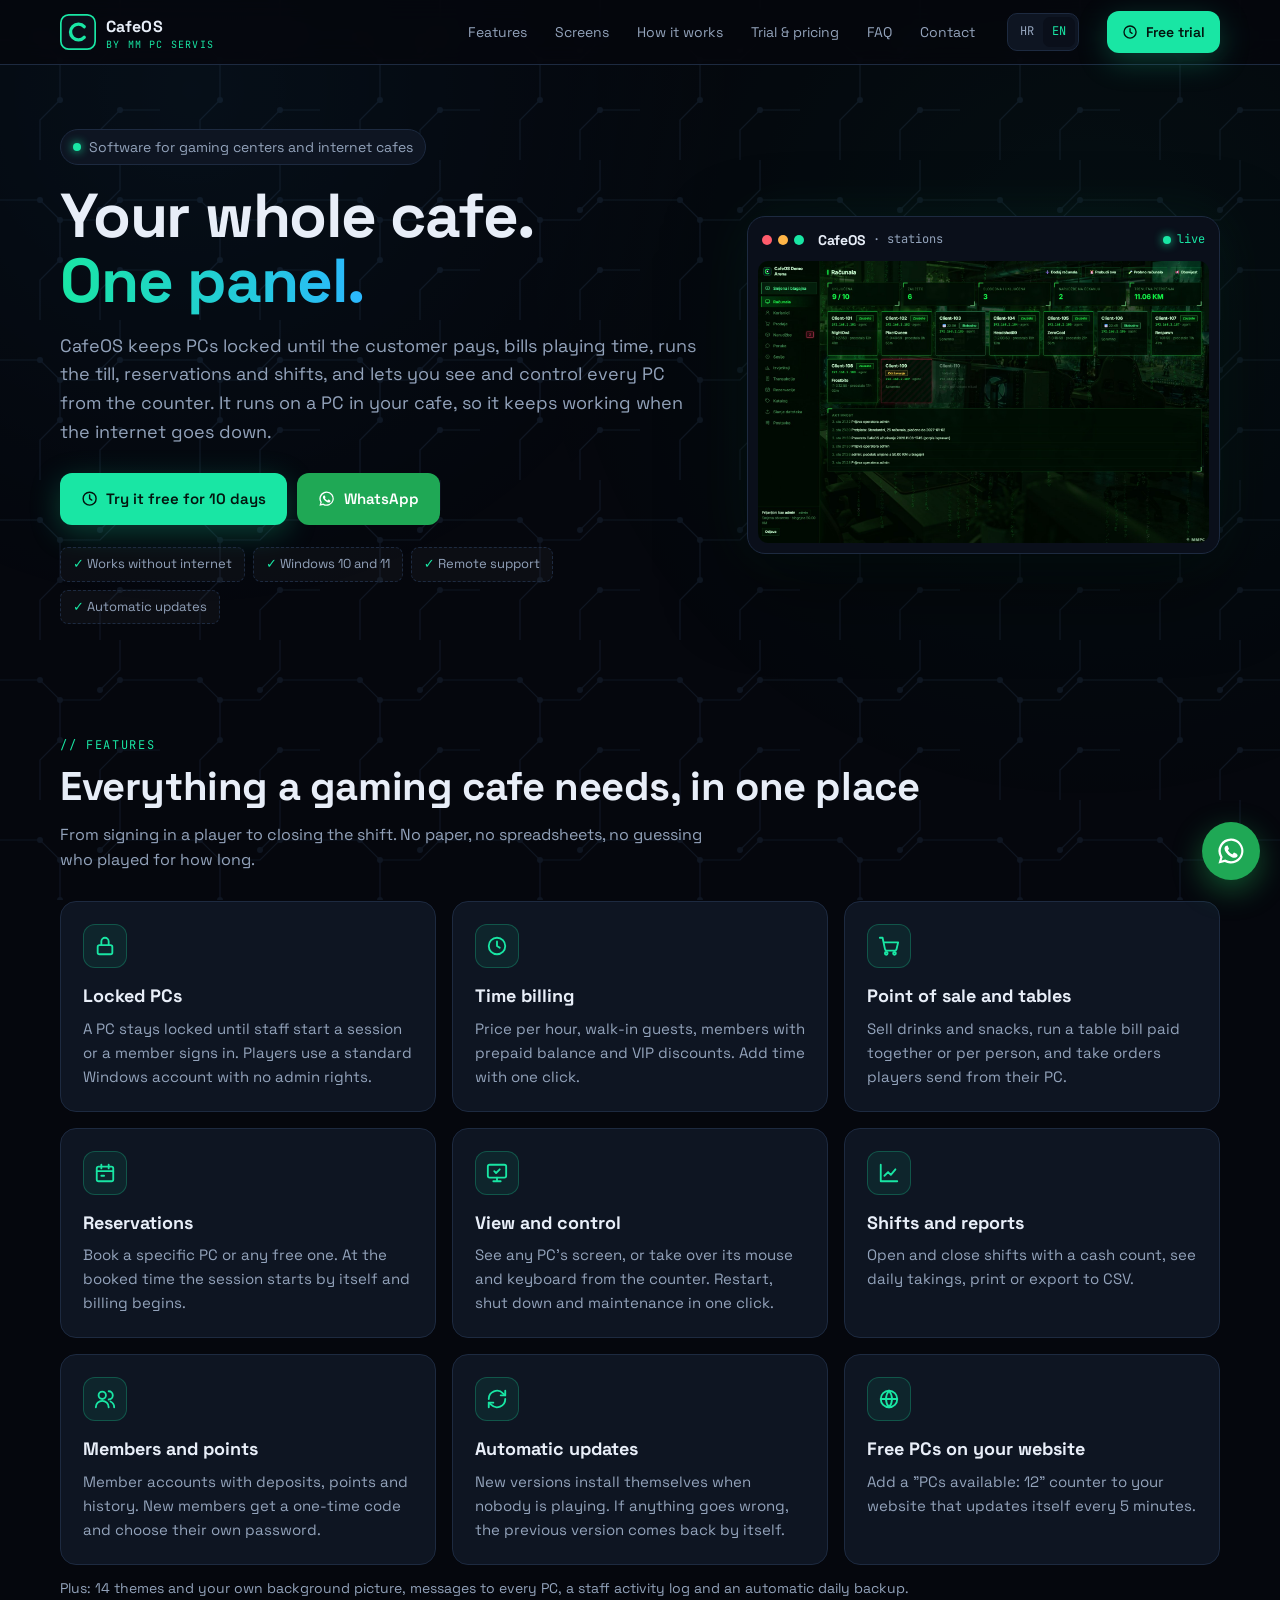
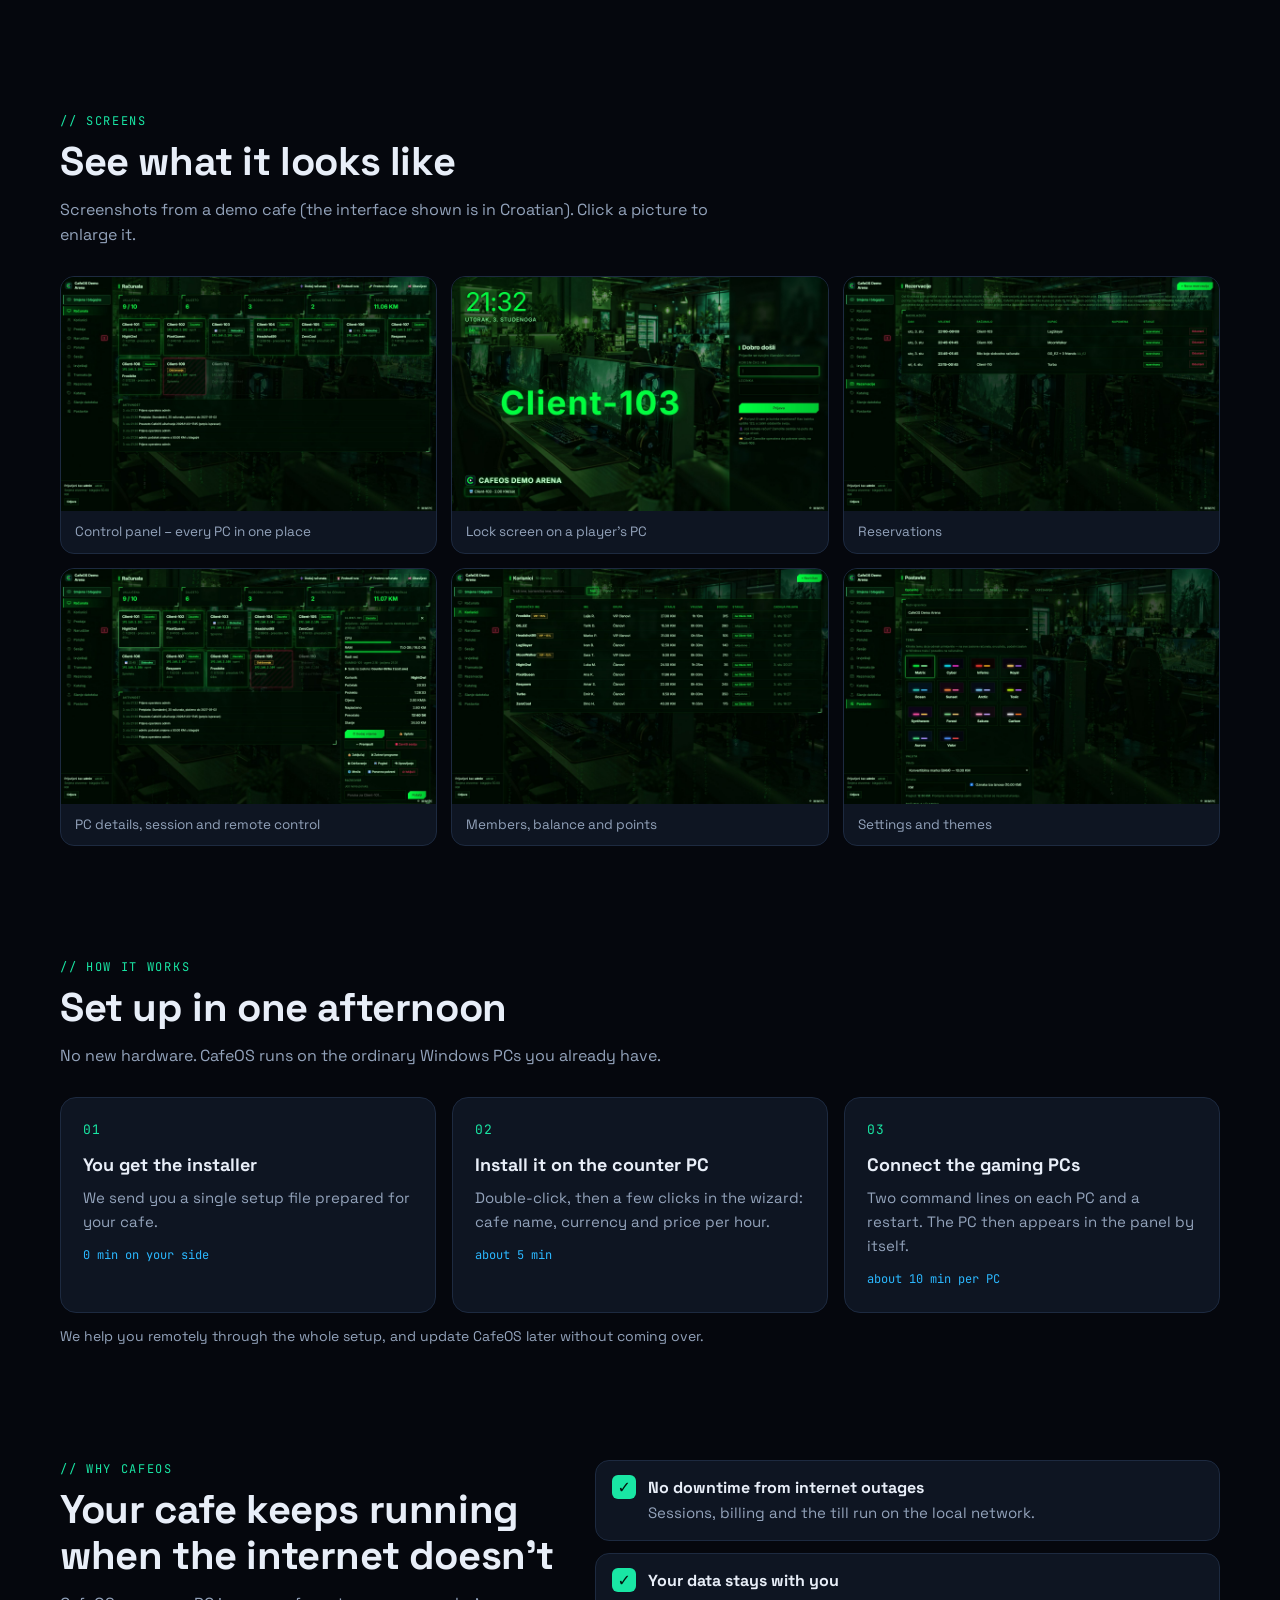
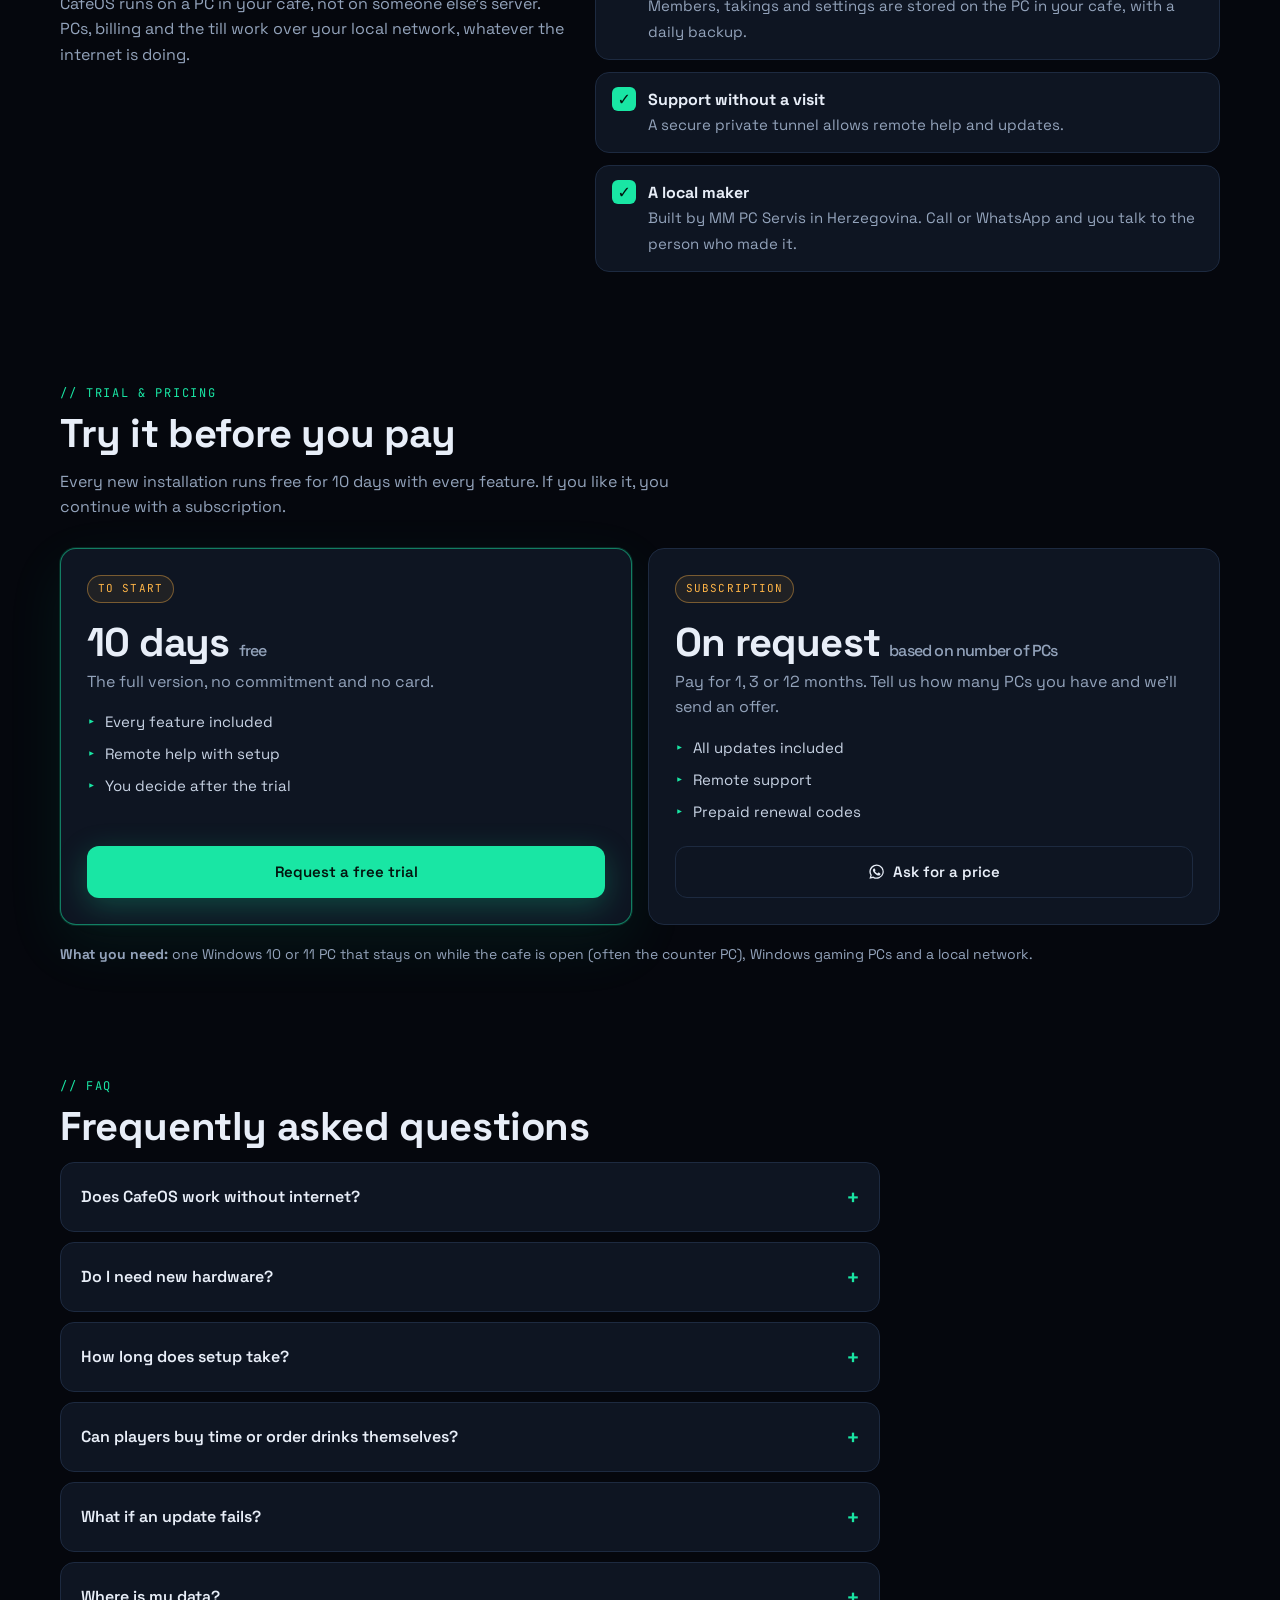
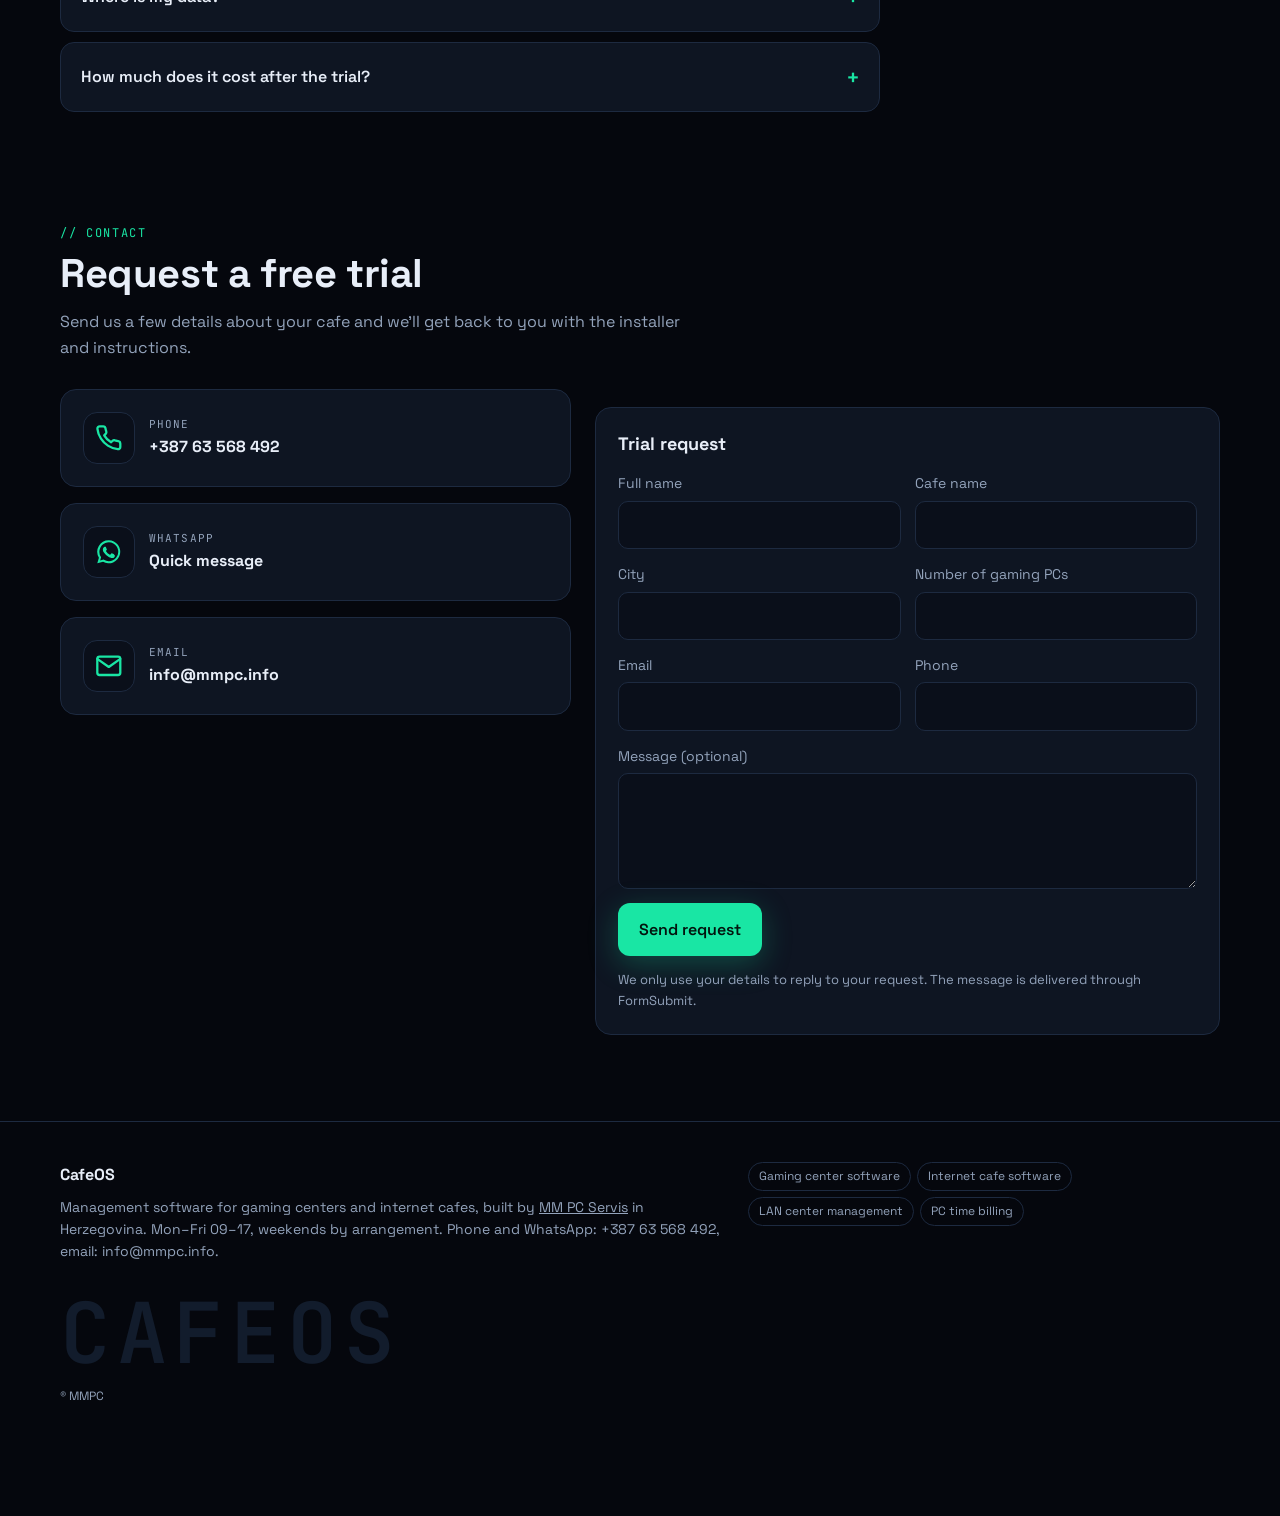
<file: cafeos/en.html>
<!DOCTYPE html>
<html lang="en">
<head>
<meta charset="UTF-8">
<meta name="viewport" content="width=device-width, initial-scale=1">
<title>CafeOS | Gaming center and internet cafe management software | MM PC Servis</title>
<meta name="description" content="CafeOS runs gaming centers and internet cafes: locked PCs, time billing, point of sale, reservations, shifts and remote control. It runs on a PC in your cafe. 10-day free trial.">
<meta name="keywords" content="CafeOS, gaming center software, internet cafe software, LAN center management, PC time billing, cybercafe software, MM PC Servis">
<meta name="robots" content="index, follow">
<meta name="theme-color" content="#05070d">
<meta property="og:title" content="CafeOS – your whole gaming cafe in one panel">
<meta property="og:description" content="Locked PCs, time billing, point of sale, reservations and remote control. 10-day free trial.">
<meta property="og:type" content="website">
<meta property="og:locale" content="en_US">
<meta property="og:url" content="https://mmpc.info/cafeos/en.html">
<meta property="og:site_name" content="CafeOS · MM PC Servis">
<meta property="og:image" content="https://mmpc.info/cafeos/og-image.jpg">
<meta property="og:image:width" content="1200">
<meta property="og:image:height" content="630">
<meta name="twitter:card" content="summary_large_image">
<link rel="canonical" href="https://mmpc.info/cafeos/en.html">
<link rel="alternate" hreflang="hr" href="https://mmpc.info/cafeos/">
<link rel="alternate" hreflang="en" href="https://mmpc.info/cafeos/en.html">
<link rel="alternate" hreflang="x-default" href="https://mmpc.info/cafeos/">
<link rel="icon" type="image/svg+xml" href="data:image/svg+xml,%3Csvg xmlns='http://www.w3.org/2000/svg' viewBox='0 0 64 64'%3E%3Crect x='1.5' y='1.5' width='61' height='61' rx='14' fill='%230a0f1a' stroke='%2319e6a4' stroke-width='3'/%3E%3Cpath d='M43 22.5a14 14 0 1 0 0 19' fill='none' stroke='%2319e6a4' stroke-width='6' stroke-linecap='round'/%3E%3C/svg%3E">
<link rel="preconnect" href="https://fonts.googleapis.com">
<link rel="preconnect" href="https://fonts.gstatic.com" crossorigin>
<link href="https://fonts.googleapis.com/css2?family=Space+Grotesk:wght@400;500;600;700&family=JetBrains+Mono:wght@400;600&display=swap" rel="stylesheet">
<script type="application/ld+json">
{
  "@context": "https://schema.org",
  "@type": "SoftwareApplication",
  "name": "CafeOS",
  "applicationCategory": "BusinessApplication",
  "operatingSystem": "Windows 10, Windows 11",
  "url": "https://mmpc.info/cafeos/en.html",
  "image": "https://mmpc.info/cafeos/og-image.jpg",
  "description": "Management software for gaming centers and internet cafes: locked PCs, time billing, point of sale, reservations, shifts and remote control.",
  "publisher": { "@type": "Organization", "name": "MM PC Servis", "url": "https://mmpc.info", "email": "info@mmpc.info", "telephone": "+38763568492" }
}
</script>
<link rel="stylesheet" href="../style.css">
<link rel="stylesheet" href="cafeos.css">
</head>
<body id="top">
<!-- ikone su ugradene ovdje, bez vanjskih datoteka -->
<svg width="0" height="0" style="position:absolute" aria-hidden="true" focusable="false">
  <symbol id="i-cafeos" viewBox="0 0 64 64"><rect x="1.5" y="1.5" width="61" height="61" rx="14" fill="#0a0f1a" stroke="#19e6a4" stroke-width="3"/><path d="M43 22.5a14 14 0 1 0 0 19" fill="none" stroke="#19e6a4" stroke-width="6" stroke-linecap="round"/></symbol>
  <symbol id="i-phone" viewBox="0 0 24 24" fill="none" stroke="currentColor" stroke-width="2" stroke-linecap="round" stroke-linejoin="round"><path d="M22 16.9v3a2 2 0 0 1-2.2 2 19.8 19.8 0 0 1-8.6-3.1 19.5 19.5 0 0 1-6-6A19.8 19.8 0 0 1 2.1 4.2 2 2 0 0 1 4.1 2h3a2 2 0 0 1 2 1.7c.1 1 .4 1.9.7 2.8a2 2 0 0 1-.5 2.1L8 9.9a16 16 0 0 0 6 6l1.3-1.3a2 2 0 0 1 2.1-.4c.9.3 1.8.6 2.8.7a2 2 0 0 1 1.7 2z"/></symbol>
  <symbol id="i-mail" viewBox="0 0 24 24" fill="none" stroke="currentColor" stroke-width="2" stroke-linecap="round" stroke-linejoin="round"><rect x="2" y="4" width="20" height="16" rx="2"/><path d="m22 6-10 7L2 6"/></symbol>
  <symbol id="i-wa" viewBox="0 0 24 24" fill="currentColor"><path d="M12 2a10 10 0 0 0-8.6 15.1L2 22l5-1.3A10 10 0 1 0 12 2zm0 18.2a8.2 8.2 0 0 1-4.2-1.2l-.3-.2-3 .8.8-2.9-.2-.3A8.2 8.2 0 1 1 12 20.2zm4.5-6.1c-.2-.1-1.5-.7-1.7-.8-.2-.1-.4-.1-.6.1l-.8 1c-.1.2-.3.2-.5.1a6.7 6.7 0 0 1-3.3-2.9c-.3-.4.3-.4.7-1.3.1-.2 0-.3 0-.4l-.8-1.8c-.2-.5-.4-.4-.6-.4h-.5a1 1 0 0 0-.7.3 3 3 0 0 0-.9 2.2 5.1 5.1 0 0 0 1.1 2.7 11.6 11.6 0 0 0 4.4 3.9c1.6.7 2.3.8 3.1.6.5-.1 1.5-.6 1.7-1.2.2-.6.2-1.1.2-1.2-.1-.1-.3-.2-.5-.3z"/></symbol>
  <symbol id="i-insta" viewBox="0 0 24 24" fill="none" stroke="currentColor" stroke-width="2" stroke-linecap="round" stroke-linejoin="round"><rect x="2" y="2" width="20" height="20" rx="5"/><circle cx="12" cy="12" r="4"/><circle cx="17.5" cy="6.5" r="1.2" fill="currentColor" stroke="none"/></symbol>
  <symbol id="i-lock" viewBox="0 0 24 24" fill="none" stroke="currentColor" stroke-width="2" stroke-linecap="round" stroke-linejoin="round"><rect x="4" y="11" width="16" height="10" rx="2"/><path d="M8 11V7a4 4 0 0 1 8 0v4"/></symbol>
  <symbol id="i-clock" viewBox="0 0 24 24" fill="none" stroke="currentColor" stroke-width="2" stroke-linecap="round" stroke-linejoin="round"><circle cx="12" cy="12" r="9"/><path d="M12 7v5l3 2"/></symbol>
  <symbol id="i-cart" viewBox="0 0 24 24" fill="none" stroke="currentColor" stroke-width="2" stroke-linecap="round" stroke-linejoin="round"><circle cx="9" cy="20" r="1.5"/><circle cx="18" cy="20" r="1.5"/><path d="M2 3h3l2.6 12.4a2 2 0 0 0 2 1.6h8.6a2 2 0 0 0 2-1.5L22 8H6"/></symbol>
  <symbol id="i-cal" viewBox="0 0 24 24" fill="none" stroke="currentColor" stroke-width="2" stroke-linecap="round" stroke-linejoin="round"><rect x="3" y="5" width="18" height="16" rx="2"/><path d="M16 3v4M8 3v4M3 10h18M8 15h3"/></symbol>
  <symbol id="i-eye" viewBox="0 0 24 24" fill="none" stroke="currentColor" stroke-width="2" stroke-linecap="round" stroke-linejoin="round"><rect x="2" y="3" width="20" height="14" rx="2"/><path d="M8 21h8M12 17v4M9 10l2 2 4-4"/></symbol>
  <symbol id="i-chart" viewBox="0 0 24 24" fill="none" stroke="currentColor" stroke-width="2" stroke-linecap="round" stroke-linejoin="round"><path d="M3 3v18h18"/><path d="M7 15l4-4 3 3 5-6"/></symbol>
  <symbol id="i-users" viewBox="0 0 24 24" fill="none" stroke="currentColor" stroke-width="2" stroke-linecap="round" stroke-linejoin="round"><circle cx="9" cy="8" r="4"/><path d="M2 21a7 7 0 0 1 14 0M16 3.5a4 4 0 0 1 0 9M22 21a7 7 0 0 0-4-6.3"/></symbol>
  <symbol id="i-refresh" viewBox="0 0 24 24" fill="none" stroke="currentColor" stroke-width="2" stroke-linecap="round" stroke-linejoin="round"><path d="M21 12a9 9 0 0 1-15.5 6.2L3 16M3 12a9 9 0 0 1 15.5-6.2L21 8"/><path d="M21 3v5h-5M3 21v-5h5"/></symbol>
  <symbol id="i-globe" viewBox="0 0 24 24" fill="none" stroke="currentColor" stroke-width="2" stroke-linecap="round" stroke-linejoin="round"><circle cx="12" cy="12" r="9"/><path d="M3 12h18M12 3a14 14 0 0 1 0 18M12 3a14 14 0 0 0 0 18"/></symbol>
  <symbol id="i-shield" viewBox="0 0 24 24" fill="none" stroke="currentColor" stroke-width="2" stroke-linecap="round" stroke-linejoin="round"><path d="M12 22s8-4 8-10V5l-8-3-8 3v7c0 6 8 10 8 10z"/><path d="M9 12l2 2 4-4"/></symbol>
  <symbol id="i-camera" viewBox="0 0 24 24" fill="none" stroke="currentColor" stroke-width="2" stroke-linecap="round" stroke-linejoin="round"><path d="M23 19a2 2 0 0 1-2 2H3a2 2 0 0 1-2-2V8a2 2 0 0 1 2-2h4l2-3h6l2 3h4a2 2 0 0 1 2 2z"/><circle cx="12" cy="13" r="4"/></symbol>
</svg>

<header>
  <nav class="wrap nav" aria-label="Main menu">
    <a class="brand" href="#top">
      <svg class="logo" width="36" height="36" role="img" aria-label="CafeOS logo"><use href="#i-cafeos"/></svg>
      <span>CafeOS<small>BY MM PC SERVIS</small></span>
    </a>
    <div class="links">
      <a href="#features">Features</a>
      <a href="#gallery-section">Screens</a>
      <a href="#how-it-works">How it works</a>
      <a href="#trial">Trial &amp; pricing</a>
      <a href="#faq">FAQ</a>
      <a href="#contact">Contact</a>
    </div>
    <div class="lang" aria-label="Jezik / Language"><a href="index.html" hreflang="hr" lang="hr">HR</a><a href="en.html" aria-current="true" hreflang="en">EN</a></div>
    <a class="btn primary sm call" href="#contact"><svg class="i" aria-hidden="true"><use href="#i-clock"/></svg><span>Free trial</span></a>
  </nav>
</header>

<main>
<section class="hero">
  <div class="wrap hero-grid">
    <div>
      <span class="tag"><span class="led"></span>Software for gaming centers and internet cafes</span>
      <h1>Your whole cafe.<br><span class="hl">One panel.</span></h1>
      <p class="lead">CafeOS keeps PCs locked until the customer pays, bills playing time, runs the till, reservations and shifts, and lets you see and control every PC from the counter. It runs on a PC in your cafe, so it keeps working when the internet goes down.</p>
      <div class="cta">
        <a class="btn primary" href="#contact"><svg class="i" aria-hidden="true"><use href="#i-clock"/></svg>Try it free for 10 days</a>
        <a class="btn wa" href="https://wa.me/38763568492?text=Hi%2C%20I%27m%20interested%20in%20CafeOS." target="_blank" rel="noopener"><svg class="i" aria-hidden="true"><use href="#i-wa"/></svg>WhatsApp</a>
      </div>
      <ul class="chips">
        <li>Works without internet</li>
        <li>Windows 10 and 11</li>
        <li>Remote support</li>
        <li>Automatic updates</li>
      </ul>
    </div>
    <figure class="shot">
      <div class="mock-top"><span class="dots"><i></i><i></i><i></i></span><b>CafeOS</b> · stations<span class="live"><span class="led"></span>live</span></div>
      <img src="../projekti/cafeos-1.jpg" width="1600" height="1000" alt="CafeOS control panel: every PC in the cafe, busy and free, with time remaining">
    </figure>
  </div>
</section>

<!-- FEATURES -->
<section id="features">
  <div class="wrap">
    <p class="kicker">// features</p>
    <h2>Everything a gaming cafe needs, in one place</h2>
    <p class="sub">From signing in a player to closing the shift. No paper, no spreadsheets, no guessing who played for how long.</p>
    <div class="grid g3">
      <div class="card"><span class="ico"><svg aria-hidden="true"><use href="#i-lock"/></svg></span><h3>Locked PCs</h3><p>A PC stays locked until staff start a session or a member signs in. Players use a standard Windows account with no admin rights.</p></div>
      <div class="card"><span class="ico"><svg aria-hidden="true"><use href="#i-clock"/></svg></span><h3>Time billing</h3><p>Price per hour, walk-in guests, members with prepaid balance and VIP discounts. Add time with one click.</p></div>
      <div class="card"><span class="ico"><svg aria-hidden="true"><use href="#i-cart"/></svg></span><h3>Point of sale and tables</h3><p>Sell drinks and snacks, run a table bill paid together or per person, and take orders players send from their PC.</p></div>
      <div class="card"><span class="ico"><svg aria-hidden="true"><use href="#i-cal"/></svg></span><h3>Reservations</h3><p>Book a specific PC or any free one. At the booked time the session starts by itself and billing begins.</p></div>
      <div class="card"><span class="ico"><svg aria-hidden="true"><use href="#i-eye"/></svg></span><h3>View and control</h3><p>See any PC's screen, or take over its mouse and keyboard from the counter. Restart, shut down and maintenance in one click.</p></div>
      <div class="card"><span class="ico"><svg aria-hidden="true"><use href="#i-chart"/></svg></span><h3>Shifts and reports</h3><p>Open and close shifts with a cash count, see daily takings, print or export to CSV.</p></div>
      <div class="card"><span class="ico"><svg aria-hidden="true"><use href="#i-users"/></svg></span><h3>Members and points</h3><p>Member accounts with deposits, points and history. New members get a one-time code and choose their own password.</p></div>
      <div class="card"><span class="ico"><svg aria-hidden="true"><use href="#i-refresh"/></svg></span><h3>Automatic updates</h3><p>New versions install themselves when nobody is playing. If anything goes wrong, the previous version comes back by itself.</p></div>
      <div class="card"><span class="ico"><svg aria-hidden="true"><use href="#i-globe"/></svg></span><h3>Free PCs on your website</h3><p>Add a "PCs available: 12" counter to your website that updates itself every 5 minutes.</p></div>
    </div>
    <p class="note">Plus: 14 themes and your own background picture, messages to every PC, a staff activity log and an automatic daily backup.</p>
  </div>
</section>

<!-- GALLERY -->
<section id="gallery-section">
  <div class="wrap">
    <p class="kicker">// screens</p>
    <h2>See what it looks like</h2>
    <p class="sub">Screenshots from a demo cafe (the interface shown is in Croatian). Click a picture to enlarge it.</p>
    <div class="gallery" id="gallery">
      <figure data-img="../projekti/cafeos-1"><img alt=""><figcaption>Control panel – every PC in one place</figcaption></figure>
      <figure data-img="../projekti/cafeos-2"><img alt=""><figcaption>Lock screen on a player's PC</figcaption></figure>
      <figure data-img="../projekti/cafeos-3"><img alt=""><figcaption>Reservations</figcaption></figure>
      <figure data-img="../projekti/cafeos-4"><img alt=""><figcaption>PC details, session and remote control</figcaption></figure>
      <figure data-img="../projekti/cafeos-5"><img alt=""><figcaption>Members, balance and points</figcaption></figure>
      <figure data-img="../projekti/cafeos-6"><img alt=""><figcaption>Settings and themes</figcaption></figure>
    </div>
    <p class="note" id="gallery-soon" hidden><svg class="i" aria-hidden="true"><use href="#i-camera"/></svg>Screenshots coming soon.</p>
  </div>
  <dialog class="lightbox" id="lightbox"><button class="x" aria-label="Close">×</button><img alt=""><p></p></dialog>
</section>

<!-- HOW IT WORKS -->
<section id="how-it-works">
  <div class="wrap">
    <p class="kicker">// how it works</p>
    <h2>Set up in one afternoon</h2>
    <p class="sub">No new hardware. CafeOS runs on the ordinary Windows PCs you already have.</p>
    <ol class="steps">
      <li><h3>You get the installer</h3><p>We send you a single setup file prepared for your cafe.</p><span class="time">0 min on your side</span></li>
      <li><h3>Install it on the counter PC</h3><p>Double-click, then a few clicks in the wizard: cafe name, currency and price per hour.</p><span class="time">about 5 min</span></li>
      <li><h3>Connect the gaming PCs</h3><p>Two command lines on each PC and a restart. The PC then appears in the panel by itself.</p><span class="time">about 10 min per PC</span></li>
    </ol>
    <p class="note">We help you remotely through the whole setup, and update CafeOS later without coming over.</p>
  </div>
</section>

<!-- WHY LOCAL -->
<section id="why">
  <div class="wrap split">
    <div>
      <p class="kicker">// why CafeOS</p>
      <h2>Your cafe keeps running when the internet doesn't</h2>
      <p class="sub">CafeOS runs on a PC in your cafe, not on someone else's server. PCs, billing and the till work over your local network, whatever the internet is doing.</p>
    </div>
    <ul class="ok-list">
      <li><div><b>No downtime from internet outages</b><span>Sessions, billing and the till run on the local network.</span></div></li>
      <li><div><b>Your data stays with you</b><span>Members, takings and settings are stored on the PC in your cafe, with a daily backup.</span></div></li>
      <li><div><b>Support without a visit</b><span>A secure private tunnel allows remote help and updates.</span></div></li>
      <li><div><b>A local maker</b><span>Built by MM PC Servis in Herzegovina. Call or WhatsApp and you talk to the person who made it.</span></div></li>
    </ul>
  </div>
</section>

<!-- TRIAL AND PRICING -->
<section id="trial">
  <div class="wrap">
    <p class="kicker">// trial &amp; pricing</p>
    <h2>Try it before you pay</h2>
    <p class="sub">Every new installation runs free for 10 days with every feature. If you like it, you continue with a subscription.</p>
    <div class="plans">
      <div class="plan hot">
        <span class="badge">To start</span>
        <div class="big">10 days <small>free</small></div>
        <p>The full version, no commitment and no card.</p>
        <ul>
          <li>Every feature included</li>
          <li>Remote help with setup</li>
          <li>You decide after the trial</li>
        </ul>
        <a class="btn primary" href="#contact">Request a free trial</a>
      </div>
      <div class="plan">
        <span class="badge">Subscription</span>
        <div class="big">On request <small>based on number of PCs</small></div>
        <p>Pay for 1, 3 or 12 months. Tell us how many PCs you have and we'll send an offer.</p>
        <ul>
          <li>All updates included</li>
          <li>Remote support</li>
          <li>Prepaid renewal codes</li>
        </ul>
        <a class="btn" href="https://wa.me/38763568492?text=Hi%2C%20I%27d%20like%20a%20price%20for%20CafeOS.%20I%20have%20___%20PCs." target="_blank" rel="noopener"><svg class="i" aria-hidden="true"><use href="#i-wa"/></svg>Ask for a price</a>
      </div>
    </div>
    <p class="note req"><b>What you need:</b> one Windows 10 or 11 PC that stays on while the cafe is open (often the counter PC), Windows gaming PCs and a local network.</p>
  </div>
</section>

<!-- FAQ -->
<section id="faq">
  <div class="wrap">
    <p class="kicker">// faq</p>
    <h2>Frequently asked questions</h2>
    <div class="faq">
      <details><summary>Does CafeOS work without internet?</summary><p>Yes. Everything runs on the PC in your cafe over the local network. Internet is only needed for updates, renewing the subscription and remote support.</p></details>
      <details><summary>Do I need new hardware?</summary><p>No. You need one Windows 10 or 11 PC as the server (it can be the counter PC) and the gaming PCs you already have.</p></details>
      <details><summary>How long does setup take?</summary><p>Installing on the server takes about 5 minutes, and connecting each gaming PC about 10 minutes. We help you remotely the whole time.</p></details>
      <details><summary>Can players buy time or order drinks themselves?</summary><p>Yes, from their own PC. If you'd rather they didn't, turn it off in Settings and sell everything at the counter.</p></details>
      <details><summary>What if an update fails?</summary><p>CafeOS makes a backup before updating and puts the previous version back by itself if anything goes wrong. It only updates when nobody is playing.</p></details>
      <details><summary>Where is my data?</summary><p>On the PC in your cafe, with an automatic daily backup. You can also make a backup by hand with one click.</p></details>
      <details><summary>How much does it cost after the trial?</summary><p>It depends on the number of PCs. Send a request below or message us on WhatsApp and we'll send you an offer.</p></details>
    </div>
  </div>
</section>

<!-- CONTACT -->
<section id="contact">
  <div class="wrap">
    <p class="kicker">// contact</p>
    <h2>Request a free trial</h2>
    <p class="sub">Send us a few details about your cafe and we'll get back to you with the installer and instructions.</p>
    <div class="split">
      <div class="grid" style="align-content:start">
        <a class="card contact-card" href="tel:+38763568492"><span class="emo"><svg class="i" aria-hidden="true"><use href="#i-phone"/></svg></span><span><small>Phone</small><b>+387 63 568 492</b></span></a>
        <a class="card contact-card" href="https://wa.me/38763568492?text=Hi%2C%20I%27m%20interested%20in%20CafeOS." target="_blank" rel="noopener"><span class="emo"><svg class="i" aria-hidden="true"><use href="#i-wa"/></svg></span><span><small>WhatsApp</small><b>Quick message</b></span></a>
        <a class="card contact-card" href="mailto:info@mmpc.info"><span class="emo"><svg class="i" aria-hidden="true"><use href="#i-mail"/></svg></span><span><small>Email</small><b>info@mmpc.info</b></span></a>
      </div>
      <form class="cform" id="cform" action="https://formsubmit.co/ajax/info@mmpc.info" method="post" data-subject="CafeOS – trial request (EN)" data-sending="Sending…" data-ok="Thanks! Your request has been sent, we'll be in touch soon." data-fail="Sending failed. Please try again or call us on +387 63 568 492.">
        <h3>Trial request</h3>
        <div class="cform-row">
          <label>Full name<input name="name" type="text" autocomplete="name" maxlength="100" pattern=".*\S.*" title="Enter your full name" required></label>
          <label>Cafe name<input name="cafe" type="text" autocomplete="organization" maxlength="120" required></label>
        </div>
        <div class="cform-row">
          <label>City<input name="city" type="text" autocomplete="address-level2" maxlength="80" required></label>
          <label>Number of gaming PCs<input name="pcs" type="number" min="1" max="500" inputmode="numeric" required></label>
        </div>
        <div class="cform-row">
          <label>Email<input name="email" type="email" autocomplete="email" maxlength="150" required></label>
          <label>Phone<input name="phone" type="tel" autocomplete="tel" maxlength="40" pattern="(?=(.*[0-9]){6})[0-9+ .\/\(\)\-]+" title="Enter a phone number, e.g. +387 63 123 456" required></label>
        </div>
        <label>Message (optional)<textarea name="message" rows="4" maxlength="3000"></textarea></label>
        <input class="cform-hp" type="text" name="_honey" tabindex="-1" autocomplete="off" aria-hidden="true">
        <button class="btn primary" type="submit">Send request</button>
        <p class="cform-note">We only use your details to reply to your request. The message is delivered through FormSubmit.</p>
        <p class="cform-status" role="status" hidden></p>
      </form>
    </div>
  </div>
</section>
</main>

<footer>
  <div class="wrap">
    <div class="foot">
      <div>
        <h4>CafeOS</h4>
        <p>Management software for gaming centers and internet cafes, built by <a href="../en.html">MM PC Servis</a> in Herzegovina. Mon–Fri 09–17, weekends by arrangement. Phone and WhatsApp: +387 63 568 492, email: info@mmpc.info.</p>
      </div>
      <ul class="seo" style="margin-top:0;align-content:flex-start">
        <li>Gaming center software</li><li>Internet cafe software</li><li>LAN center management</li><li>PC time billing</li>
      </ul>
    </div>
    <div class="wordmark">CAFEOS</div>
    <p class="tm">® MMPC</p>
  </div>
</footer>

<a class="fab" href="https://wa.me/38763568492?text=Hi%2C%20I%27m%20interested%20in%20CafeOS." target="_blank" rel="noopener" aria-label="WhatsApp">
  <svg class="i" aria-hidden="true"><use href="#i-wa"/></svg>
</a>
<div class="mbar">
  <a class="btn primary" href="#contact"><svg class="i" aria-hidden="true"><use href="#i-clock"/></svg>Free trial</a>
  <a class="btn wa" href="https://wa.me/38763568492?text=Hi%2C%20I%27m%20interested%20in%20CafeOS." target="_blank" rel="noopener"><svg class="i" aria-hidden="true"><use href="#i-wa"/></svg>WhatsApp</a>
</div>

<script src="../site.js"></script>
</body>
</html>
</file>
<file: style.css>
/* MM PC Servis - zajednicki izgled za index.html (HR) i en.html (EN) */
:root {
  --bg: #05070d;
  --bg2: #0a0f1a;
  --panel: #0e1522;
  --panel2: #121b2b;
  --line: #1d2a40;
  --text: #e8eef8;
  --muted: #93a3bb;
  --accent: #19e6a4;      /* zelena "OK" dioda */
  --accent2: #2bb8ff;     /* plava kao zaslon dijagnostike */
  --warn: #ffb547;
  --danger: #ff5c6c;
  --radius: 16px;
  --mono: "JetBrains Mono", ui-monospace, Consolas, monospace;
}
* { box-sizing: border-box; }
html { scroll-behavior: smooth; scroll-padding-top: 76px; }
body {
  margin: 0; background: var(--bg); color: var(--text);
  font-family: "Space Grotesk", system-ui, -apple-system, "Segoe UI", sans-serif; line-height: 1.6;
  -webkit-font-smoothing: antialiased;
}
/* tiskana pločica u pozadini */
body::before {
  content: ""; position: fixed; inset: 0; z-index: -1; pointer-events: none; opacity: .5;
  background-image:
    radial-gradient(circle at 15% 10%, rgba(43,184,255,.10), transparent 40%),
    radial-gradient(circle at 85% 30%, rgba(25,230,164,.08), transparent 45%),
    url("data:image/svg+xml,%3Csvg xmlns='http://www.w3.org/2000/svg' width='160' height='160' viewBox='0 0 160 160'%3E%3Cg fill='none' stroke='%231a2638' stroke-width='1.2'%3E%3Cpath d='M0 40h40l20 20h40l20-20h40'/%3E%3Cpath d='M40 160v-40l20-20v-40'/%3E%3Cpath d='M120 0v30l-20 20'/%3E%3Cpath d='M100 160v-30l20-20h40'/%3E%3C/g%3E%3Cg fill='%231a2638'%3E%3Ccircle cx='40' cy='40' r='3'/%3E%3Ccircle cx='60' cy='60' r='3'/%3E%3Ccircle cx='120' cy='40' r='3'/%3E%3Ccircle cx='60' cy='100' r='3'/%3E%3Ccircle cx='100' cy='50' r='3'/%3E%3Ccircle cx='120' cy='110' r='3'/%3E%3C/g%3E%3C/svg%3E");
}
a { color: inherit; }
img { max-width: 100%; display: block; }
.wrap { width: min(1160px, 100% - 32px); margin-inline: auto; }
.mono { font-family: var(--mono); }

/* zaglavlje */
header {
  position: sticky; top: 0; z-index: 50;
  background: rgba(5,7,13,.82); backdrop-filter: blur(12px); -webkit-backdrop-filter: blur(12px);
  border-bottom: 1px solid var(--line);
}
.nav { display: flex; align-items: center; gap: 20px; height: 64px; }
.brand { display: flex; align-items: center; gap: 10px; text-decoration: none; font-weight: 700; letter-spacing: .02em; }
.brand .logo { width: 36px; height: 36px; flex: none; }
/* ugrađene ikone */
.i { width: 1.15em; height: 1.15em; flex: none; vertical-align: -0.2em; }
.brand small { display: block; font-family: var(--mono); font-size: 10px; font-weight: 400; color: var(--accent); letter-spacing: .12em; line-height: 1; }
.links { display: flex; gap: 4px; margin-left: auto; }
.links a { text-decoration: none; color: var(--muted); font-size: 14px; padding: 8px 12px; border-radius: 10px; }
.links a:hover { color: var(--text); background: var(--panel); }
.nav .call { margin-left: 8px; }
.lang { display: flex; padding: 3px; border-radius: 10px; border: 1px solid var(--line); background: var(--panel); font-family: var(--mono); font-size: 12px; }
.lang a { text-decoration: none; color: var(--muted); padding: 5px 9px; border-radius: 7px; }
.lang a[aria-current] { background: var(--bg2); color: var(--accent); }

/* gumbi */
.btn {
  display: inline-flex; align-items: center; justify-content: center; gap: 8px;
  padding: 13px 20px; border-radius: 12px; font-weight: 600; font-size: 15px; text-decoration: none;
  border: 1px solid var(--line); background: var(--panel); color: var(--text); transition: transform .15s, border-color .15s, background .15s;
}
.btn:hover { transform: translateY(-1px); border-color: #2c3e5c; }
.btn.primary { background: var(--accent); color: #03140e; border-color: transparent; box-shadow: 0 8px 30px rgba(25,230,164,.25); }
.btn.primary:hover { background: #3cf0b6; }
.btn.wa { background: #1fa855; border-color: transparent; color: #fff; }
.btn.sm { padding: 9px 14px; font-size: 14px; }

/* naslovni dio */
.hero { padding: 64px 0 40px; }
.hero-grid { display: grid; grid-template-columns: 1.15fr .85fr; gap: 48px; align-items: center; }
.tag {
  display: inline-flex; align-items: center; gap: 8px; padding: 6px 12px; border-radius: 999px;
  border: 1px solid var(--line); background: var(--panel); font-size: 14px; color: var(--muted);
}
.led { width: 8px; height: 8px; border-radius: 50%; background: var(--accent); box-shadow: 0 0 10px var(--accent); flex: none; animation: blink 2.4s infinite; }
@keyframes blink { 0%, 90%, 100% { opacity: 1; } 95% { opacity: .3; } }
h1 { font-size: clamp(36px, 5.4vw, 62px); line-height: 1.05; margin: 18px 0 18px; letter-spacing: -.02em; }
h1 .hl { background: linear-gradient(90deg, var(--accent), var(--accent2)); -webkit-background-clip: text; background-clip: text; color: transparent; }
.lead { color: var(--muted); font-size: 18px; max-width: 60ch; margin: 0 0 26px; }
.cta { display: flex; flex-wrap: wrap; gap: 10px; }
.chips { display: flex; flex-wrap: wrap; gap: 8px; margin-top: 22px; padding: 0; list-style: none; }
.chips li { font-size: 13px; color: var(--muted); padding: 6px 12px; border-radius: 8px; background: rgba(255,255,255,.03); border: 1px dashed var(--line); }
.chips li::before { content: "✓ "; color: var(--accent); font-weight: 700; }

/* servisni nalog (dijagnostika) */
.ticket {
  background: linear-gradient(180deg, var(--panel2), var(--panel)); border: 1px solid var(--line); border-radius: 20px;
  overflow: hidden; box-shadow: 0 30px 80px rgba(0,0,0,.45);
}
.ticket-top { display: flex; align-items: center; gap: 8px; padding: 12px 16px; border-bottom: 1px solid var(--line); font-family: var(--mono); font-size: 12px; color: var(--muted); }
.dots { display: flex; gap: 6px; margin-right: 6px; }
.dots i { width: 10px; height: 10px; border-radius: 50%; background: #2a3650; }
.dots i:nth-child(1) { background: var(--danger); } .dots i:nth-child(2) { background: var(--warn); } .dots i:nth-child(3) { background: var(--accent); }
.ticket-body { padding: 18px 18px 8px; }
.logo-big { display: flex; align-items: center; gap: 14px; margin-bottom: 16px; }
.logo-big .logo { width: 64px; height: 64px; flex: none; }
.logo-big b { font-size: 20px; display: block; line-height: 1.2; }
.logo-big span { font-family: var(--mono); font-size: 12px; color: var(--muted); }
.diag { list-style: none; margin: 0; padding: 0; font-family: var(--mono); font-size: 13px; }
.diag li { display: flex; align-items: center; gap: 10px; padding: 10px 0; border-top: 1px dashed var(--line); }
.diag li span { color: var(--muted); }
.diag .i { color: var(--accent2); }
.diag li b { margin-left: auto; color: var(--accent); font-weight: 600; }
.bar { height: 6px; border-radius: 6px; background: var(--bg2); overflow: hidden; margin: 14px 0 6px; }
.bar i { display: block; height: 100%; width: 0; background: linear-gradient(90deg, var(--accent2), var(--accent)); animation: fill 2.6s ease-out forwards; }
@keyframes fill { to { width: 100%; } }
.ticket-foot { padding: 12px 18px 18px; font-family: var(--mono); font-size: 12px; color: var(--muted); }
.ticket-foot a { color: var(--accent); text-decoration: none; }

/* sekcije */
section { padding: 56px 0; }
.kicker { font-family: var(--mono); font-size: 12px; letter-spacing: .14em; text-transform: uppercase; color: var(--accent); margin: 0 0 8px; }
h2 { font-size: clamp(28px, 3.6vw, 40px); line-height: 1.15; margin: 0 0 12px; letter-spacing: -.01em; }
.sub { color: var(--muted); margin: 0 0 28px; max-width: 65ch; }
.grid { display: grid; gap: 16px; }
.g4 { grid-template-columns: repeat(4, 1fr); }
.g3 { grid-template-columns: repeat(3, 1fr); }
.g2 { grid-template-columns: repeat(2, 1fr); }
.card {
  background: var(--panel); border: 1px solid var(--line); border-radius: var(--radius); padding: 22px;
  position: relative; transition: border-color .2s, transform .2s;
}
.card:hover { border-color: #2a3c5a; }
.card h3 { margin: 0 0 6px; font-size: 18px; }
.card p { margin: 0; color: var(--muted); font-size: 15px; }
.ico {
  width: 44px; height: 44px; border-radius: 12px; display: grid; place-items: center; margin-bottom: 14px;
  background: rgba(25,230,164,.08); border: 1px solid rgba(25,230,164,.25); color: var(--accent);
}
.ico svg { width: 22px; height: 22px; }
.ico.blue { background: rgba(43,184,255,.08); border-color: rgba(43,184,255,.25); color: var(--accent2); }

/* simptomi */
.split { display: grid; grid-template-columns: .9fr 1.1fr; gap: 24px; align-items: start; }
.checklist { list-style: none; margin: 0 0 22px; padding: 0; display: grid; gap: 10px; }
.checklist li {
  display: flex; gap: 12px; align-items: center; padding: 14px 16px; border-radius: 12px;
  background: var(--panel); border: 1px solid var(--line); font-weight: 500;
}
.checklist li::before { content: "!"; flex: none; width: 24px; height: 24px; border-radius: 6px; display: grid; place-items: center; font-family: var(--mono); font-size: 13px; font-weight: 700; color: #1a1205; background: var(--warn); }
.note { color: var(--muted); font-size: 14px; margin: 12px 0 0; }
.fix { padding: 20px 20px 20px 22px; }
.fix::before { content: ""; position: absolute; left: 0; top: 18px; bottom: 18px; width: 3px; border-radius: 3px; background: var(--danger); }
.fix .lbl { font-family: var(--mono); font-size: 11px; letter-spacing: .1em; text-transform: uppercase; color: var(--danger); }
.fix h3 { margin-top: 2px; }
.fix .sol { margin-top: 10px; padding-top: 10px; border-top: 1px dashed var(--line); }
.fix .sol .lbl { color: var(--accent); }

/* usluge */
.svc { display: flex; flex-direction: column; }
.svc .num { position: absolute; top: 18px; right: 20px; font-family: var(--mono); font-size: 12px; color: #3a4a66; }
.svc ul { list-style: none; padding: 0; margin: 16px 0 0; display: flex; flex-wrap: wrap; gap: 6px; }
.svc ul li { font-size: 12.5px; font-family: var(--mono); padding: 4px 9px; border-radius: 6px; background: var(--bg2); border: 1px solid var(--line); color: #b9c6da; }

/* područje */
.area { display: grid; grid-template-columns: 1fr 1fr; gap: 24px; align-items: stretch; }
.places { display: flex; flex-wrap: wrap; gap: 10px; margin: 18px 0 0; padding: 0; list-style: none; }
.places li { display: inline-flex; align-items: center; gap: 8px; padding: 10px 16px; border-radius: 12px; background: var(--panel); border: 1px solid var(--line); font-weight: 600; }
.places li::before { content: ""; width: 8px; height: 8px; border-radius: 50%; background: var(--accent2); box-shadow: 0 0 8px var(--accent2); }
.seo { display: flex; flex-wrap: wrap; gap: 6px; margin-top: 16px; padding: 0; list-style: none; }
.seo li { font-size: 12px; color: var(--muted); padding: 4px 10px; border-radius: 999px; border: 1px solid var(--line); }

/* FAQ */
.faq { display: grid; gap: 10px; max-width: 820px; }
.faq details { background: var(--panel); border: 1px solid var(--line); border-radius: 14px; padding: 0 20px; }
.faq details[open] { border-color: #2a3c5a; }
.faq summary { cursor: pointer; list-style: none; padding: 18px 0; font-weight: 600; display: flex; align-items: center; gap: 12px; }
.faq summary::-webkit-details-marker { display: none; }
.faq summary::after { content: "+"; margin-left: auto; font-family: var(--mono); font-size: 20px; color: var(--accent); transition: transform .2s; }
.faq details[open] summary::after { transform: rotate(45deg); }
.faq details p { margin: 0 0 18px; color: var(--muted); }

/* kontakt */
.contact-card { display: flex; align-items: center; gap: 14px; text-decoration: none; }
.contact-card .emo { font-size: 24px; color: var(--accent); width: 52px; height: 52px; border-radius: 14px; display: grid; place-items: center; background: var(--bg2); border: 1px solid var(--line); flex: none; }
.contact-card small { display: block; font-family: var(--mono); font-size: 11px; letter-spacing: .1em; text-transform: uppercase; color: var(--muted); }
.contact-card b { font-size: 16px; word-break: break-word; }
.contact-card:hover { border-color: var(--accent); transform: translateY(-2px); }
.bench {
  background: linear-gradient(135deg, rgba(25,230,164,.10), rgba(43,184,255,.08)); border: 1px solid #1f3a40;
  border-radius: 22px; padding: 32px;
}

/* podnožje */
footer { border-top: 1px solid var(--line); padding: 40px 0 110px; margin-top: 30px; color: var(--muted); font-size: 14px; }
.foot { display: grid; grid-template-columns: 1.4fr 1fr; gap: 28px; }
footer h4 { margin: 0 0 8px; color: var(--text); font-size: 16px; }
footer p { margin: 0; }
.wordmark { margin-top: 28px; font-family: var(--mono); font-size: clamp(30px, 8vw, 84px); font-weight: 600; letter-spacing: .08em; color: #121c2c; line-height: 1; white-space: nowrap; overflow: hidden; }
.tm { margin-top: 12px; font-size: 12px; }

/* plutajući WhatsApp i donja traka na mobitelu */
.fab {
  position: fixed; right: 20px; bottom: 20px; z-index: 60; width: 58px; height: 58px; border-radius: 50%;
  display: grid; place-items: center; background: #1fa855; color: #fff; box-shadow: 0 10px 30px rgba(31,168,85,.45); text-decoration: none;
}
.fab svg { width: 30px; height: 30px; }
.mbar { display: none; }

/* projekti: CafeOS */
.proj { display: grid; grid-template-columns: 1fr 1.1fr; gap: 32px; align-items: center; }
.badge { display: inline-block; font-family: var(--mono); font-size: 11px; letter-spacing: .1em; text-transform: uppercase; padding: 4px 10px; border-radius: 999px; color: var(--warn); border: 1px solid rgba(255,181,71,.4); background: rgba(255,181,71,.08); margin-bottom: 12px; }
.feat { list-style: none; padding: 0; margin: 18px 0 24px; display: grid; grid-template-columns: 1fr 1fr; gap: 10px; }
.feat li { display: flex; gap: 10px; align-items: flex-start; font-size: 14.5px; color: #c9d4e5; }
.feat li::before { content: "▸"; color: var(--accent); font-family: var(--mono); }
/* mali prikaz CafeOS ploče (vidi se i bez slika) */
.mock { background: var(--bg2); border: 1px solid var(--line); border-radius: 18px; padding: 14px; box-shadow: 0 30px 80px rgba(0,0,0,.45); }
.mock-top { display: flex; align-items: center; gap: 8px; font-family: var(--mono); font-size: 12px; color: var(--muted); margin-bottom: 12px; }
.mock-top b { color: var(--text); font-family: "Space Grotesk", sans-serif; font-size: 14px; }
.mock-top .live { margin-left: auto; display: inline-flex; align-items: center; gap: 6px; color: var(--accent); }
.tiles { display: grid; grid-template-columns: repeat(4, 1fr); gap: 8px; }
.tile { border-radius: 10px; padding: 10px 6px 8px; text-align: center; background: var(--panel); border: 1px solid var(--line); font-family: var(--mono); font-size: 11px; color: var(--muted); }
.tile svg { width: 34px; height: 30px; display: block; margin: 0 auto 4px; }
.tile b { display: block; color: var(--text); font-size: 12px; }
.tile.free { color: var(--accent); border-color: rgba(25,230,164,.35); }
.tile.busy { color: var(--danger); border-color: rgba(255,92,108,.35); }
.tile.mnt { color: var(--warn); border-color: rgba(255,181,71,.35); }
.mock-foot { display: flex; justify-content: space-between; gap: 8px; margin-top: 12px; font-family: var(--mono); font-size: 12px; color: var(--muted); }
.mock-foot span b { color: var(--accent); }
.gallery { display: grid; grid-template-columns: repeat(3, 1fr); gap: 14px; margin-top: 28px; }
.gallery figure { margin: 0; background: var(--panel); border: 1px solid var(--line); border-radius: 14px; overflow: hidden; cursor: zoom-in; transition: border-color .2s, transform .2s; }
.gallery figure:hover { border-color: var(--accent); transform: translateY(-2px); }
.gallery figure[hidden] { display: none; }
.gallery img { width: 100%; aspect-ratio: 16 / 10; object-fit: cover; background: var(--bg2); }
.gallery figcaption { padding: 10px 14px; font-size: 13.5px; color: var(--muted); }
.lightbox { border: 0; padding: 0; background: transparent; max-width: min(1200px, 94vw); max-height: 92vh; }
.lightbox::backdrop { background: rgba(3,5,10,.9); }
.lightbox img { max-width: 100%; max-height: 82vh; border-radius: 12px; margin: 0 auto; }
.lightbox p { text-align: center; color: var(--text); margin: 10px 0 0; }
.lightbox .x { position: fixed; top: 14px; right: 16px; width: 44px; height: 44px; border-radius: 50%; border: 1px solid var(--line); background: var(--panel); color: var(--text); font-size: 22px; cursor: pointer; }

/* obavijest kad se kopira email adresa */
.toast {
  position: fixed; left: 50%; bottom: 24px; transform: translateX(-50%); z-index: 80; width: min(440px, calc(100% - 32px));
  background: var(--panel2); border: 1px solid var(--accent); border-radius: 14px; padding: 14px 44px 14px 16px;
  box-shadow: 0 20px 50px rgba(0,0,0,.5); animation: toastIn .2s ease-out;
}
.toast p { margin: 0 0 10px; font-size: 14.5px; word-break: break-word; }
.toast .ok { color: var(--accent); font-weight: 700; }
.toast .row { display: flex; flex-wrap: wrap; gap: 8px; }
.toast .x { position: absolute; top: 8px; right: 8px; width: 30px; height: 30px; border-radius: 8px; border: 0; background: transparent; color: var(--muted); font-size: 20px; cursor: pointer; }
.toast .x:hover { color: var(--text); background: var(--panel); }
@keyframes toastIn { from { opacity: 0; transform: translate(-50%, 10px); } }

@media (max-width: 960px) {
  .proj { grid-template-columns: 1fr; }
  .gallery { grid-template-columns: repeat(2, 1fr); }
  .links { display: none; }
  .lang { margin-left: auto; }
  .hero-grid, .split, .area, .foot { grid-template-columns: 1fr; }
  .g4 { grid-template-columns: repeat(2, 1fr); }
  .g3 { grid-template-columns: repeat(2, 1fr); }
}
@media (max-width: 620px) {
  .hero { padding-top: 36px; }
  .g4, .g3, .g2 { grid-template-columns: 1fr; }
  .feat { grid-template-columns: 1fr; }
  .gallery { grid-template-columns: 1fr; }
  .tiles { gap: 6px; }
  .cta .btn { flex: 1 1 100%; }
  section { padding: 44px 0; }
  .bench { padding: 22px; }
  .fab { display: none; }
  .mbar {
    display: grid; grid-template-columns: 1fr 1fr; gap: 8px; position: fixed; left: 0; right: 0; bottom: 0; z-index: 60;
    padding: 10px 12px calc(10px + env(safe-area-inset-bottom)); background: rgba(5,7,13,.92); backdrop-filter: blur(10px); -webkit-backdrop-filter: blur(10px);
    border-top: 1px solid var(--line);
  }
  .mbar .btn { padding: 12px; }
  .nav .call span { display: none; }
}
@media (prefers-reduced-motion: reduce) { * { animation: none !important; transition: none !important; } .bar i { width: 100%; } }

/* kontakt forma */
.cform { display: grid; gap: 14px; margin-top: 18px; padding: 22px; background: var(--panel); border: 1px solid var(--line); border-radius: var(--radius); }
.cform h3 { margin: 0; font-size: 18px; }
.cform-row { display: grid; grid-template-columns: 1fr 1fr; gap: 14px; }
.cform label { display: grid; gap: 6px; font-size: 14px; color: var(--muted); }
.cform input, .cform textarea { width: 100%; padding: 12px 14px; font: inherit; color: var(--text); background: var(--bg2); border: 1px solid var(--line); border-radius: 10px; }
.cform textarea { resize: vertical; }
.cform input:focus, .cform textarea:focus { outline: none; border-color: var(--accent); }
.cform .btn { justify-self: start; cursor: pointer; font: inherit; font-weight: 600; }
.cform .btn:disabled { opacity: .6; cursor: wait; }
.cform-hp { position: absolute; left: -9999px; width: 1px; height: 1px; opacity: 0; }
.cform-note { margin: 0; font-size: 13px; color: var(--muted); }
.cform-status { margin: 0; font-size: 15px; color: var(--accent); }
.cform-status.err { color: var(--danger); }
@media (max-width: 620px) { .cform-row { grid-template-columns: 1fr; } .cform .btn { justify-self: stretch; } }
</file>
<file: cafeos/cafeos.css>
/* CafeOS stranica - dodaci uz ../style.css (isti izgled kao mmpc.info) */
.brand small { color: var(--accent); }
.shot { margin: 0; background: var(--bg2); border: 1px solid var(--line); border-radius: 18px; padding: 10px; box-shadow: 0 30px 80px rgba(0,0,0,.5), 0 0 60px rgba(25,230,164,.08); }
.shot .mock-top { margin: 2px 4px 10px; }
.shot img { border-radius: 10px; width: 100%; height: auto; }

.ico { margin-bottom: 14px; }

/* 3 koraka */
.steps { counter-reset: s; list-style: none; padding: 0; margin: 24px 0 0; display: grid; grid-template-columns: repeat(3, 1fr); gap: 16px; }
.steps li { counter-increment: s; background: var(--panel); border: 1px solid var(--line); border-radius: var(--radius); padding: 22px; position: relative; }
.steps li::before { content: "0" counter(s); font-family: var(--mono); font-size: 13px; color: var(--accent); display: block; margin-bottom: 10px; letter-spacing: .1em; }
.steps h3 { margin: 0 0 6px; font-size: 18px; }
.steps p { margin: 0; color: var(--muted); font-size: 15px; }
.steps .time { display: inline-block; margin-top: 12px; font-family: var(--mono); font-size: 12px; color: var(--accent2); }

/* zasto lokalno */
.ok-list { list-style: none; padding: 0; margin: 0; display: grid; gap: 12px; }
.ok-list li { display: flex; gap: 12px; align-items: flex-start; background: var(--panel); border: 1px solid var(--line); border-radius: 14px; padding: 14px 16px; }
.ok-list li::before { content: "✓"; flex: none; width: 24px; height: 24px; border-radius: 6px; display: grid; place-items: center; font-weight: 700; color: #03140e; background: var(--accent); }
.ok-list b { display: block; }
.ok-list span { color: var(--muted); font-size: 15px; }

/* proba i cijena */
.plans { display: grid; grid-template-columns: 1fr 1fr; gap: 16px; margin-top: 24px; }
.plan { background: var(--panel); border: 1px solid var(--line); border-radius: var(--radius); padding: 26px; display: flex; flex-direction: column; }
.plan.hot { border-color: rgba(25,230,164,.5); box-shadow: 0 0 0 1px rgba(25,230,164,.15), 0 20px 60px rgba(25,230,164,.08); }
.plan .big { font-size: 40px; font-weight: 700; line-height: 1.1; margin: 6px 0 4px; letter-spacing: -.02em; }
.plan .big small { font-size: 16px; color: var(--muted); font-weight: 500; }
.plan p { color: var(--muted); margin: 0 0 16px; }
.plan ul { list-style: none; padding: 0; margin: 0 0 22px; display: grid; gap: 8px; font-size: 15px; color: #c9d4e5; }
.plan ul li::before { content: "▸ "; color: var(--accent); font-family: var(--mono); }
.plan .btn { margin-top: auto; }
.req { margin-top: 18px; }

@media (max-width: 960px) { .steps, .plans { grid-template-columns: 1fr; } }
.plan .badge { align-self: flex-start; }
</file>
